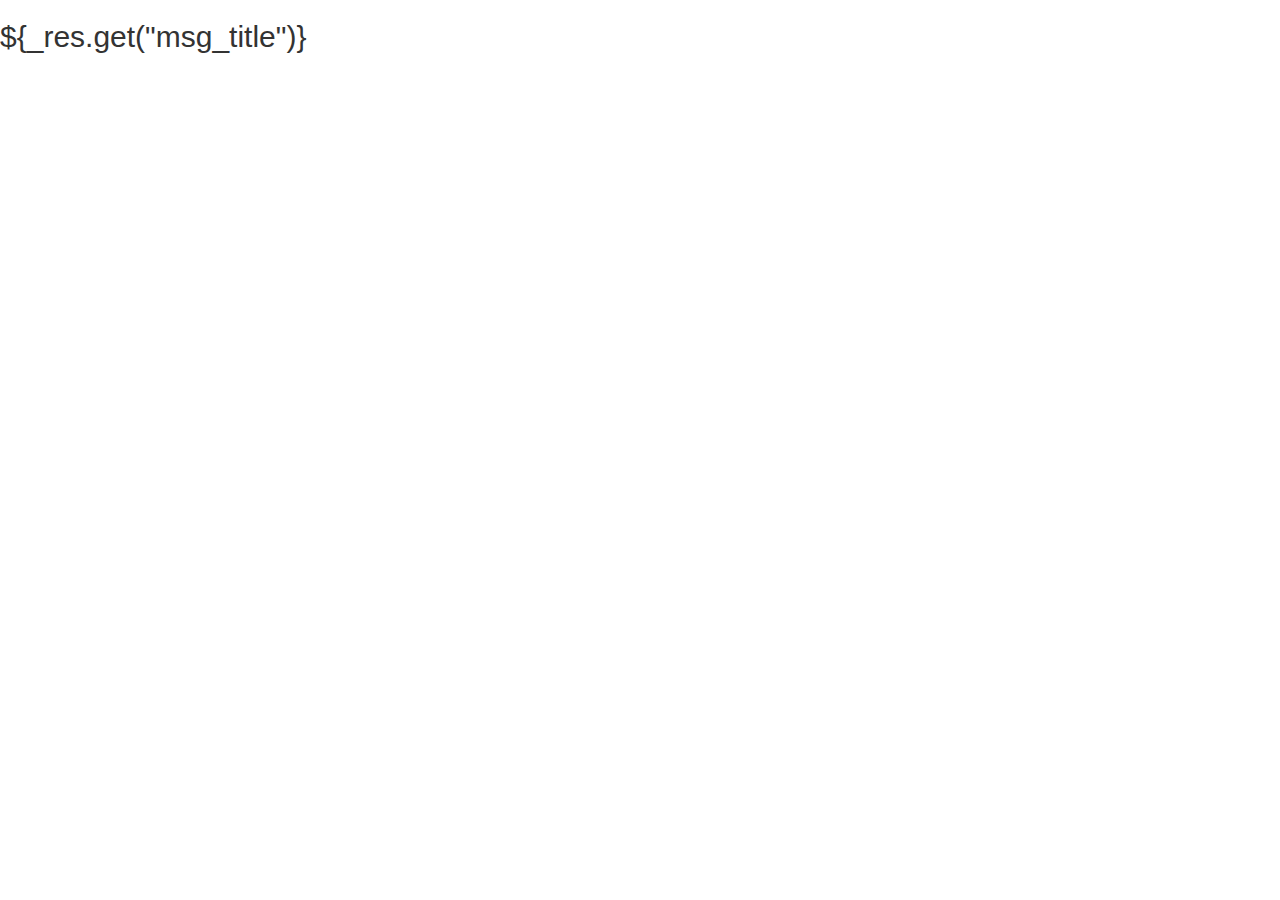
<file: src/main/webapp/index.html>
<html>
<head>
	<base href="${BASE_PATH?if_exists}/">
	<link href="resource/css/bootstrap.min14ed.css?v=3.3.6" rel="stylesheet">
	<script src="resource/js/jquery.min.js?v=2.1.4"></script>
</head>
<body>
<h2>${_res.get("msg_title")}</h2>
</body>
</html>
</file>
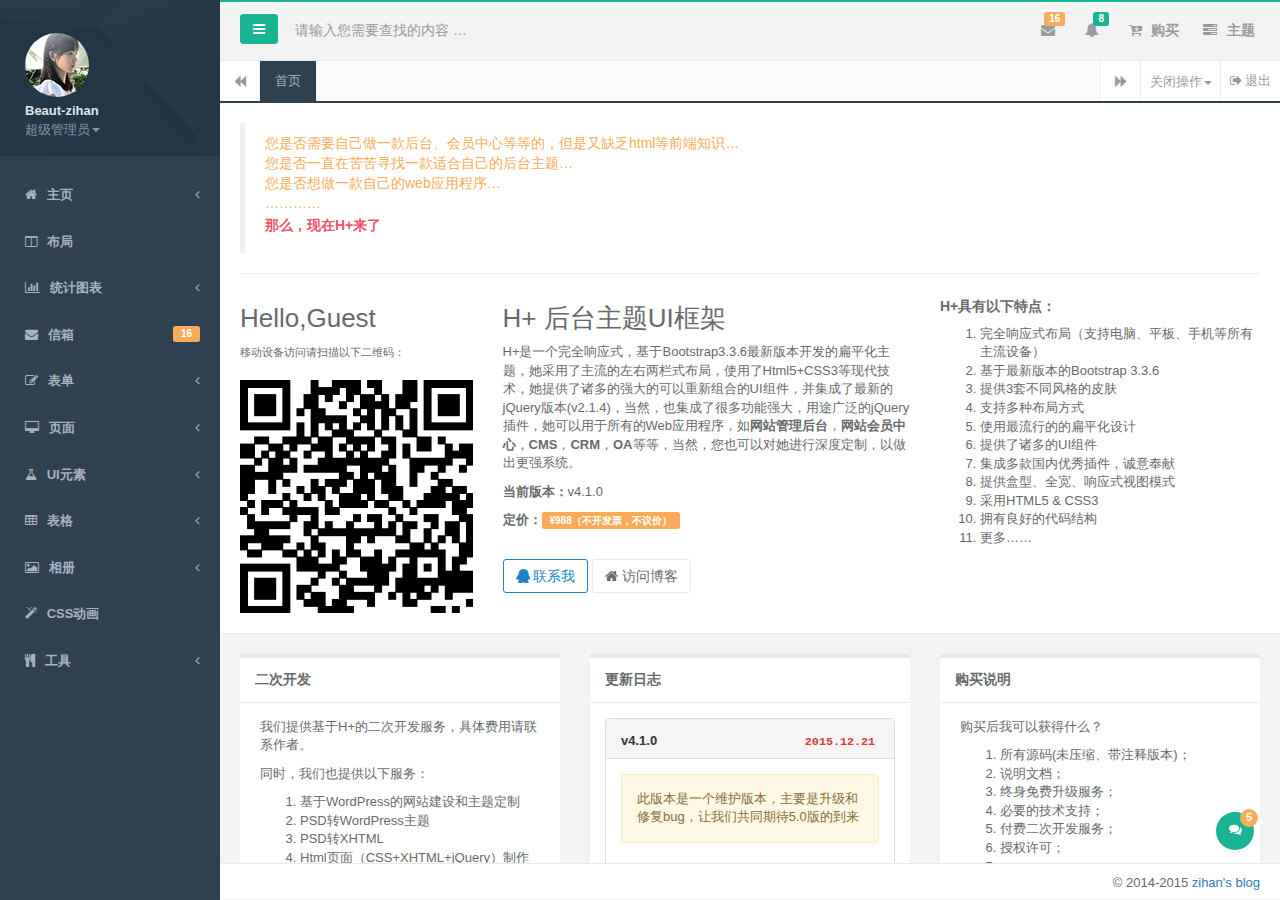
<file: src/main/webapp/view/template/index.html>
<!DOCTYPE html>
<html>


<!-- Mirrored from www.zi-han.net/theme/hplus/ by HTTrack Website Copier/3.x [XR&CO'2014], Wed, 20 Jan 2016 14:16:41 GMT -->
<head>
    <meta charset="utf-8">
    <meta name="viewport" content="width=device-width, initial-scale=1.0">
    <meta name="renderer" content="webkit">
    <meta http-equiv="Cache-Control" content="no-siteapp" />
    <title>H+ 后台主题UI框架 - 主页</title>

    <meta name="keywords" content="H+后台主题,后台bootstrap框架,会员中心主题,后台HTML,响应式后台">
    <meta name="description" content="H+是一个完全响应式，基于Bootstrap3最新版本开发的扁平化主题，她采用了主流的左右两栏式布局，使用了Html5+CSS3等现代技术">

    <!--[if lt IE 9]>
    <meta http-equiv="refresh" content="0;ie.html" />
    <![endif]-->

    <link rel="shortcut icon" href="favicon.ico">
    <link href="css/bootstrap.min14ed.css?v=3.3.6" rel="stylesheet">
    <link href="css/font-awesome.min93e3.css?v=4.4.0" rel="stylesheet">
    <link href="css/animate.min.css" rel="stylesheet">
    <link href="css/style.min862f.css?v=4.1.0" rel="stylesheet">
</head>

<body class="fixed-sidebar full-height-layout gray-bg" style="overflow:hidden">
    <div id="wrapper">
        <!--左侧导航开始-->
        <nav class="navbar-default navbar-static-side" role="navigation">
            <div class="nav-close"><i class="fa fa-times-circle"></i>
            </div>
            <div class="sidebar-collapse">
                <ul class="nav" id="side-menu">
                    <li class="nav-header">
                        <div class="dropdown profile-element">
                            <span><img alt="image" class="img-circle" src="img/profile_small.jpg" /></span>
                            <a data-toggle="dropdown" class="dropdown-toggle" href="#">
                                <span class="clear">
                               <span class="block m-t-xs"><strong class="font-bold">Beaut-zihan</strong></span>
                                <span class="text-muted text-xs block">超级管理员<b class="caret"></b></span>
                                </span>
                            </a>
                            <ul class="dropdown-menu animated fadeInRight m-t-xs">
                                <li><a class="J_menuItem" href="form_avatar.html">修改头像</a>
                                </li>
                                <li><a class="J_menuItem" href="profile.html">个人资料</a>
                                </li>
                                <li><a class="J_menuItem" href="contacts.html">联系我们</a>
                                </li>
                                <li><a class="J_menuItem" href="mailbox.html">信箱</a>
                                </li>
                                <li class="divider"></li>
                                <li><a href="login.html">安全退出</a>
                                </li>
                            </ul>
                        </div>
                        <div class="logo-element">H+
                        </div>
                    </li>
                    <li>
                        <a href="#">
                            <i class="fa fa-home"></i>
                            <span class="nav-label">主页</span>
                            <span class="fa arrow"></span>
                        </a>
                        <ul class="nav nav-second-level">
                            <li>
                                <a class="J_menuItem" href="index_v1.html" data-index="0">主页示例一</a>
                            </li>
                            <li>
                                <a class="J_menuItem" href="index_v2.html">主页示例二</a>
                            </li>
                            <li>
                                <a class="J_menuItem" href="index_v3.html">主页示例三</a>
                            </li>
                            <li>
                                <a class="J_menuItem" href="index_v4.html">主页示例四</a>
                            </li>
                            <li>
                                <a href="index_v5.html" target="_blank">主页示例五</a>
                            </li>
                        </ul>

                    </li>
                    <li>
                        <a class="J_menuItem" href="layouts.html"><i class="fa fa-columns"></i> <span class="nav-label">布局</span></a>
                    </li>
                    <li>
                        <a href="#">
                            <i class="fa fa fa-bar-chart-o"></i>
                            <span class="nav-label">统计图表</span>
                            <span class="fa arrow"></span>
                        </a>
                        <ul class="nav nav-second-level">
                            <li>
                                <a class="J_menuItem" href="graph_echarts.html">百度ECharts</a>
                            </li>
                            <li>
                                <a class="J_menuItem" href="graph_flot.html">Flot</a>
                            </li>
                            <li>
                                <a class="J_menuItem" href="graph_morris.html">Morris.js</a>
                            </li>
                            <li>
                                <a class="J_menuItem" href="graph_rickshaw.html">Rickshaw</a>
                            </li>
                            <li>
                                <a class="J_menuItem" href="graph_peity.html">Peity</a>
                            </li>
                            <li>
                                <a class="J_menuItem" href="graph_sparkline.html">Sparkline</a>
                            </li>
                            <li>
                                <a class="J_menuItem" href="graph_metrics.html">图表组合</a>
                            </li>
                        </ul>
                    </li>

                    <li>
                        <a href="mailbox.html"><i class="fa fa-envelope"></i> <span class="nav-label">信箱 </span><span class="label label-warning pull-right">16</span></a>
                        <ul class="nav nav-second-level">
                            <li><a class="J_menuItem" href="mailbox.html">收件箱</a>
                            </li>
                            <li><a class="J_menuItem" href="mail_detail.html">查看邮件</a>
                            </li>
                            <li><a class="J_menuItem" href="mail_compose.html">写信</a>
                            </li>
                        </ul>
                    </li>
                    <li>
                        <a href="#"><i class="fa fa-edit"></i> <span class="nav-label">表单</span><span class="fa arrow"></span></a>
                        <ul class="nav nav-second-level">
                            <li><a class="J_menuItem" href="form_basic.html">基本表单</a>
                            </li>
                            <li><a class="J_menuItem" href="form_validate.html">表单验证</a>
                            </li>
                            <li><a class="J_menuItem" href="form_advanced.html">高级插件</a>
                            </li>
                            <li><a class="J_menuItem" href="form_wizard.html">表单向导</a>
                            </li>
                            <li>
                                <a href="#">文件上传 <span class="fa arrow"></span></a>
                                <ul class="nav nav-third-level">
                                    <li><a class="J_menuItem" href="form_webuploader.html">百度WebUploader</a>
                                    </li>
                                    <li><a class="J_menuItem" href="form_file_upload.html">DropzoneJS</a>
                                    </li>
                                    <li><a class="J_menuItem" href="form_avatar.html">头像裁剪上传</a>
                                    </li>
                                </ul>
                            </li>
                            <li>
                                <a href="#">编辑器 <span class="fa arrow"></span></a>
                                <ul class="nav nav-third-level">
                                    <li><a class="J_menuItem" href="form_editors.html">富文本编辑器</a>
                                    </li>
                                    <li><a class="J_menuItem" href="form_simditor.html">simditor</a>
                                    </li>
                                    <li><a class="J_menuItem" href="form_markdown.html">MarkDown编辑器</a>
                                    </li>
                                    <li><a class="J_menuItem" href="code_editor.html">代码编辑器</a>
                                    </li>
                                </ul>
                            </li>
                            <li><a class="J_menuItem" href="suggest.html">搜索自动补全</a>
                            </li>
                            <li><a class="J_menuItem" href="layerdate.html">日期选择器layerDate</a>
                            </li>
                        </ul>
                    </li>
                    <li>
                        <a href="#"><i class="fa fa-desktop"></i> <span class="nav-label">页面</span><span class="fa arrow"></span></a>
                        <ul class="nav nav-second-level">
                            <li><a class="J_menuItem" href="contacts.html">联系人</a>
                            </li>
                            <li><a class="J_menuItem" href="profile.html">个人资料</a>
                            </li>
                            <li>
                                <a href="#">项目管理 <span class="fa arrow"></span></a>
                                <ul class="nav nav-third-level">
                                    <li><a class="J_menuItem" href="projects.html">项目</a>
                                    </li>
                                    <li><a class="J_menuItem" href="project_detail.html">项目详情</a>
                                    </li>
                                </ul>
                            </li>
                            <li><a class="J_menuItem" href="teams_board.html">团队管理</a>
                            </li>
                            <li><a class="J_menuItem" href="social_feed.html">信息流</a>
                            </li>
                            <li><a class="J_menuItem" href="clients.html">客户管理</a>
                            </li>
                            <li><a class="J_menuItem" href="file_manager.html">文件管理器</a>
                            </li>
                            <li><a class="J_menuItem" href="calendar.html">日历</a>
                            </li>
                            <li>
                                <a href="#">博客 <span class="fa arrow"></span></a>
                                <ul class="nav nav-third-level">
                                    <li><a class="J_menuItem" href="blog.html">文章列表</a>
                                    </li>
                                    <li><a class="J_menuItem" href="article.html">文章详情</a>
                                    </li>
                                </ul>
                            </li>
                            <li><a class="J_menuItem" href="faq.html">FAQ</a>
                            </li>
                            <li>
                                <a href="#">时间轴 <span class="fa arrow"></span></a>
                                <ul class="nav nav-third-level">
                                    <li><a class="J_menuItem" href="timeline.html">时间轴</a>
                                    </li>
                                    <li><a class="J_menuItem" href="timeline_v2.html">时间轴v2</a>
                                    </li>
                                </ul>
                            </li>
                            <li><a class="J_menuItem" href="pin_board.html">标签墙</a>
                            </li>
                            <li>
                                <a href="#">单据 <span class="fa arrow"></span></a>
                                <ul class="nav nav-third-level">
                                    <li><a class="J_menuItem" href="invoice.html">单据</a>
                                    </li>
                                    <li><a class="J_menuItem" href="invoice_print.html">单据打印</a>
                                    </li>
                                </ul>
                            </li>
                            <li><a class="J_menuItem" href="search_results.html">搜索结果</a>
                            </li>
                            <li><a class="J_menuItem" href="forum_main.html">论坛</a>
                            </li>
                            <li>
                                <a href="#">即时通讯 <span class="fa arrow"></span></a>
                                <ul class="nav nav-third-level">
                                    <li><a class="J_menuItem" href="chat_view.html">聊天窗口</a>
                                    </li>
                                    <li><a class="J_menuItem" href="webim.html">layIM</a>
                                    </li>
                                </ul>
                            </li>
                            <li>
                                <a href="#">登录注册相关 <span class="fa arrow"></span></a>
                                <ul class="nav nav-third-level">
                                    <li><a href="login.html" target="_blank">登录页面</a>
                                    </li>
                                    <li><a href="login_v2.html" target="_blank">登录页面v2</a>
                                    </li>
                                    <li><a href="register.html" target="_blank">注册页面</a>
                                    </li>
                                    <li><a href="lockscreen.html" target="_blank">登录超时</a>
                                    </li>
                                </ul>
                            </li>
                            <li><a class="J_menuItem" href="404.html">404页面</a>
                            </li>
                            <li><a class="J_menuItem" href="500.html">500页面</a>
                            </li>
                            <li><a class="J_menuItem" href="empty_page.html">空白页</a>
                            </li>
                        </ul>
                    </li>
                    <li>
                        <a href="#"><i class="fa fa-flask"></i> <span class="nav-label">UI元素</span><span class="fa arrow"></span></a>
                        <ul class="nav nav-second-level">
                            <li><a class="J_menuItem" href="typography.html">排版</a>
                            </li>
                            <li>
                                <a href="#">字体图标 <span class="fa arrow"></span></a>
                                <ul class="nav nav-third-level">
                                    <li>
                                        <a class="J_menuItem" href="fontawesome.html">Font Awesome</a>
                                    </li>
                                    <li>
                                        <a class="J_menuItem" href="glyphicons.html">Glyphicon</a>
                                    </li>
                                    <li>
                                        <a class="J_menuItem" href="iconfont.html">阿里巴巴矢量图标库</a>
                                    </li>
                                </ul>
                            </li>
                            <li>
                                <a href="#">拖动排序 <span class="fa arrow"></span></a>
                                <ul class="nav nav-third-level">
                                    <li><a class="J_menuItem" href="draggable_panels.html">拖动面板</a>
                                    </li>
                                    <li><a class="J_menuItem" href="agile_board.html">任务清单</a>
                                    </li>
                                </ul>
                            </li>
                            <li><a class="J_menuItem" href="buttons.html">按钮</a>
                            </li>
                            <li><a class="J_menuItem" href="tabs_panels.html">选项卡 &amp; 面板</a>
                            </li>
                            <li><a class="J_menuItem" href="notifications.html">通知 &amp; 提示</a>
                            </li>
                            <li><a class="J_menuItem" href="badges_labels.html">徽章，标签，进度条</a>
                            </li>
                            <li>
                                <a class="J_menuItem" href="grid_options.html">栅格</a>
                            </li>
                            <li><a class="J_menuItem" href="plyr.html">视频、音频</a>
                            </li>
                            <li>
                                <a href="#">弹框插件 <span class="fa arrow"></span></a>
                                <ul class="nav nav-third-level">
                                    <li><a class="J_menuItem" href="layer.html">Web弹层组件layer</a>
                                    </li>
                                    <li><a class="J_menuItem" href="modal_window.html">模态窗口</a>
                                    </li>
                                    <li><a class="J_menuItem" href="sweetalert.html">SweetAlert</a>
                                    </li>
                                </ul>
                            </li>
                            <li>
                                <a href="#">树形视图 <span class="fa arrow"></span></a>
                                <ul class="nav nav-third-level">
                                    <li><a class="J_menuItem" href="jstree.html">jsTree</a>
                                    </li>
                                    <li><a class="J_menuItem" href="tree_view.html">Bootstrap Tree View</a>
                                    </li>
                                    <li><a class="J_menuItem" href="nestable_list.html">nestable</a>
                                    </li>
                                </ul>
                            </li>
                            <li><a class="J_menuItem" href="toastr_notifications.html">Toastr通知</a>
                            </li>
                            <li><a class="J_menuItem" href="diff.html">文本对比</a>
                            </li>
                            <li><a class="J_menuItem" href="spinners.html">加载动画</a>
                            </li>
                            <li><a class="J_menuItem" href="widgets.html">小部件</a>
                            </li>
                        </ul>
                    </li>
                    <li>
                        <a href="#"><i class="fa fa-table"></i> <span class="nav-label">表格</span><span class="fa arrow"></span></a>
                        <ul class="nav nav-second-level">
                            <li><a class="J_menuItem" href="table_basic.html">基本表格</a>
                            </li>
                            <li><a class="J_menuItem" href="table_data_tables.html">DataTables</a>
                            </li>
                            <li><a class="J_menuItem" href="table_jqgrid.html">jqGrid</a>
                            </li>
                            <li><a class="J_menuItem" href="table_foo_table.html">Foo Tables</a>
                            </li>
                            <li><a class="J_menuItem" href="table_bootstrap.html">Bootstrap Table
                                <span class="label label-danger pull-right">推荐</span></a>
                            </li>
                        </ul>
                    </li>
                    <li>
                        <a href="#"><i class="fa fa-picture-o"></i> <span class="nav-label">相册</span><span class="fa arrow"></span></a>
                        <ul class="nav nav-second-level">
                            <li><a class="J_menuItem" href="basic_gallery.html">基本图库</a>
                            </li>
                            <li><a class="J_menuItem" href="carousel.html">图片切换</a>
                            </li>
                            <li><a class="J_menuItem" href="blueimp.html">Blueimp相册</a>
                            </li>
                        </ul>
                    </li>
                    <li>
                        <a class="J_menuItem" href="css_animation.html"><i class="fa fa-magic"></i> <span class="nav-label">CSS动画</span></a>
                    </li>
                    <li>
                        <a href="#"><i class="fa fa-cutlery"></i> <span class="nav-label">工具 </span><span class="fa arrow"></span></a>
                        <ul class="nav nav-second-level">
                            <li><a class="J_menuItem" href="form_builder.html">表单构建器</a>
                            </li>
                        </ul>
                    </li>

                </ul>
            </div>
        </nav>
        <!--左侧导航结束-->
        <!--右侧部分开始-->
        <div id="page-wrapper" class="gray-bg dashbard-1">
            <div class="row border-bottom">
                <nav class="navbar navbar-static-top" role="navigation" style="margin-bottom: 0">
                    <div class="navbar-header"><a class="navbar-minimalize minimalize-styl-2 btn btn-primary " href="#"><i class="fa fa-bars"></i> </a>
                        <form role="search" class="navbar-form-custom" method="post" action="http://www.zi-han.net/theme/hplus/search_results.html">
                            <div class="form-group">
                                <input type="text" placeholder="请输入您需要查找的内容 …" class="form-control" name="top-search" id="top-search">
                            </div>
                        </form>
                    </div>
                    <ul class="nav navbar-top-links navbar-right">
                        <li class="dropdown">
                            <a class="dropdown-toggle count-info" data-toggle="dropdown" href="#">
                                <i class="fa fa-envelope"></i> <span class="label label-warning">16</span>
                            </a>
                            <ul class="dropdown-menu dropdown-messages">
                                <li class="m-t-xs">
                                    <div class="dropdown-messages-box">
                                        <a href="profile.html" class="pull-left">
                                            <img alt="image" class="img-circle" src="img/a7.jpg">
                                        </a>
                                        <div class="media-body">
                                            <small class="pull-right">46小时前</small>
                                            <strong>小四</strong> 这个在日本投降书上签字的军官，建国后一定是个不小的干部吧？
                                            <br>
                                            <small class="text-muted">3天前 2014.11.8</small>
                                        </div>
                                    </div>
                                </li>
                                <li class="divider"></li>
                                <li>
                                    <div class="dropdown-messages-box">
                                        <a href="profile.html" class="pull-left">
                                            <img alt="image" class="img-circle" src="img/a4.jpg">
                                        </a>
                                        <div class="media-body ">
                                            <small class="pull-right text-navy">25小时前</small>
                                            <strong>国民岳父</strong> 如何看待“男子不满自己爱犬被称为狗，刺伤路人”？——这人比犬还凶
                                            <br>
                                            <small class="text-muted">昨天</small>
                                        </div>
                                    </div>
                                </li>
                                <li class="divider"></li>
                                <li>
                                    <div class="text-center link-block">
                                        <a class="J_menuItem" href="mailbox.html">
                                            <i class="fa fa-envelope"></i> <strong> 查看所有消息</strong>
                                        </a>
                                    </div>
                                </li>
                            </ul>
                        </li>
                        <li class="dropdown">
                            <a class="dropdown-toggle count-info" data-toggle="dropdown" href="#">
                                <i class="fa fa-bell"></i> <span class="label label-primary">8</span>
                            </a>
                            <ul class="dropdown-menu dropdown-alerts">
                                <li>
                                    <a href="mailbox.html">
                                        <div>
                                            <i class="fa fa-envelope fa-fw"></i> 您有16条未读消息
                                            <span class="pull-right text-muted small">4分钟前</span>
                                        </div>
                                    </a>
                                </li>
                                <li class="divider"></li>
                                <li>
                                    <a href="profile.html">
                                        <div>
                                            <i class="fa fa-qq fa-fw"></i> 3条新回复
                                            <span class="pull-right text-muted small">12分钟钱</span>
                                        </div>
                                    </a>
                                </li>
                                <li class="divider"></li>
                                <li>
                                    <div class="text-center link-block">
                                        <a class="J_menuItem" href="notifications.html">
                                            <strong>查看所有 </strong>
                                            <i class="fa fa-angle-right"></i>
                                        </a>
                                    </div>
                                </li>
                            </ul>
                        </li>
                        <li class="hidden-xs">
                            <a href="index_v1.html" class="J_menuItem" data-index="0"><i class="fa fa-cart-arrow-down"></i> 购买</a>
                        </li>
                        <li class="dropdown hidden-xs">
                            <a class="right-sidebar-toggle" aria-expanded="false">
                                <i class="fa fa-tasks"></i> 主题
                            </a>
                        </li>
                    </ul>
                </nav>
            </div>
            <div class="row content-tabs">
                <button class="roll-nav roll-left J_tabLeft"><i class="fa fa-backward"></i>
                </button>
                <nav class="page-tabs J_menuTabs">
                    <div class="page-tabs-content">
                        <a href="javascript:;" class="active J_menuTab" data-id="index_v1.html">首页</a>
                    </div>
                </nav>
                <button class="roll-nav roll-right J_tabRight"><i class="fa fa-forward"></i>
                </button>
                <div class="btn-group roll-nav roll-right">
                    <button class="dropdown J_tabClose" data-toggle="dropdown">关闭操作<span class="caret"></span>

                    </button>
                    <ul role="menu" class="dropdown-menu dropdown-menu-right">
                        <li class="J_tabShowActive"><a>定位当前选项卡</a>
                        </li>
                        <li class="divider"></li>
                        <li class="J_tabCloseAll"><a>关闭全部选项卡</a>
                        </li>
                        <li class="J_tabCloseOther"><a>关闭其他选项卡</a>
                        </li>
                    </ul>
                </div>
                <a href="login.html" class="roll-nav roll-right J_tabExit"><i class="fa fa fa-sign-out"></i> 退出</a>
            </div>
            <div class="row J_mainContent" id="content-main">
                <iframe class="J_iframe" name="iframe0" width="100%" height="100%" src="index_v148b2.html?v=4.0" frameborder="0" data-id="index_v1.html" seamless></iframe>
            </div>
            <div class="footer">
                <div class="pull-right">&copy; 2014-2015 <a href="http://www.zi-han.net/" target="_blank">zihan's blog</a>
                </div>
            </div>
        </div>
        <!--右侧部分结束-->
        <!--右侧边栏开始-->
        <div id="right-sidebar">
            <div class="sidebar-container">

                <ul class="nav nav-tabs navs-3">

                    <li class="active">
                        <a data-toggle="tab" href="#tab-1">
                            <i class="fa fa-gear"></i> 主题
                        </a>
                    </li>
                    <li class=""><a data-toggle="tab" href="#tab-2">
                        通知
                    </a>
                    </li>
                    <li><a data-toggle="tab" href="#tab-3">
                        项目进度
                    </a>
                    </li>
                </ul>

                <div class="tab-content">
                    <div id="tab-1" class="tab-pane active">
                        <div class="sidebar-title">
                            <h3> <i class="fa fa-comments-o"></i> 主题设置</h3>
                            <small><i class="fa fa-tim"></i> 你可以从这里选择和预览主题的布局和样式，这些设置会被保存在本地，下次打开的时候会直接应用这些设置。</small>
                        </div>
                        <div class="skin-setttings">
                            <div class="title">主题设置</div>
                            <div class="setings-item">
                                <span>收起左侧菜单</span>
                                <div class="switch">
                                    <div class="onoffswitch">
                                        <input type="checkbox" name="collapsemenu" class="onoffswitch-checkbox" id="collapsemenu">
                                        <label class="onoffswitch-label" for="collapsemenu">
                                            <span class="onoffswitch-inner"></span>
                                            <span class="onoffswitch-switch"></span>
                                        </label>
                                    </div>
                                </div>
                            </div>
                            <div class="setings-item">
                                <span>固定顶部</span>

                                <div class="switch">
                                    <div class="onoffswitch">
                                        <input type="checkbox" name="fixednavbar" class="onoffswitch-checkbox" id="fixednavbar">
                                        <label class="onoffswitch-label" for="fixednavbar">
                                            <span class="onoffswitch-inner"></span>
                                            <span class="onoffswitch-switch"></span>
                                        </label>
                                    </div>
                                </div>
                            </div>
                            <div class="setings-item">
                                <span>
                        固定宽度
                    </span>

                                <div class="switch">
                                    <div class="onoffswitch">
                                        <input type="checkbox" name="boxedlayout" class="onoffswitch-checkbox" id="boxedlayout">
                                        <label class="onoffswitch-label" for="boxedlayout">
                                            <span class="onoffswitch-inner"></span>
                                            <span class="onoffswitch-switch"></span>
                                        </label>
                                    </div>
                                </div>
                            </div>
                            <div class="title">皮肤选择</div>
                            <div class="setings-item default-skin nb">
                                <span class="skin-name ">
                         <a href="#" class="s-skin-0">
                             默认皮肤
                         </a>
                    </span>
                            </div>
                            <div class="setings-item blue-skin nb">
                                <span class="skin-name ">
                        <a href="#" class="s-skin-1">
                            蓝色主题
                        </a>
                    </span>
                            </div>
                            <div class="setings-item yellow-skin nb">
                                <span class="skin-name ">
                        <a href="#" class="s-skin-3">
                            黄色/紫色主题
                        </a>
                    </span>
                            </div>
                        </div>
                    </div>
                    <div id="tab-2" class="tab-pane">

                        <div class="sidebar-title">
                            <h3> <i class="fa fa-comments-o"></i> 最新通知</h3>
                            <small><i class="fa fa-tim"></i> 您当前有10条未读信息</small>
                        </div>

                        <div>

                            <div class="sidebar-message">
                                <a href="#">
                                    <div class="pull-left text-center">
                                        <img alt="image" class="img-circle message-avatar" src="img/a1.jpg">

                                        <div class="m-t-xs">
                                            <i class="fa fa-star text-warning"></i>
                                            <i class="fa fa-star text-warning"></i>
                                        </div>
                                    </div>
                                    <div class="media-body">

                                        据天津日报报道：瑞海公司董事长于学伟，副董事长董社轩等10人在13日上午已被控制。
                                        <br>
                                        <small class="text-muted">今天 4:21</small>
                                    </div>
                                </a>
                            </div>
                            <div class="sidebar-message">
                                <a href="#">
                                    <div class="pull-left text-center">
                                        <img alt="image" class="img-circle message-avatar" src="img/a2.jpg">
                                    </div>
                                    <div class="media-body">
                                        HCY48之音乐大魔王会员专属皮肤已上线，快来一键换装拥有他，宣告你对华晨宇的爱吧！
                                        <br>
                                        <small class="text-muted">昨天 2:45</small>
                                    </div>
                                </a>
                            </div>
                            <div class="sidebar-message">
                                <a href="#">
                                    <div class="pull-left text-center">
                                        <img alt="image" class="img-circle message-avatar" src="img/a3.jpg">

                                        <div class="m-t-xs">
                                            <i class="fa fa-star text-warning"></i>
                                            <i class="fa fa-star text-warning"></i>
                                            <i class="fa fa-star text-warning"></i>
                                        </div>
                                    </div>
                                    <div class="media-body">
                                        写的好！与您分享
                                        <br>
                                        <small class="text-muted">昨天 1:10</small>
                                    </div>
                                </a>
                            </div>
                            <div class="sidebar-message">
                                <a href="#">
                                    <div class="pull-left text-center">
                                        <img alt="image" class="img-circle message-avatar" src="img/a4.jpg">
                                    </div>

                                    <div class="media-body">
                                        国外极限小子的炼成！这还是亲生的吗！！
                                        <br>
                                        <small class="text-muted">昨天 8:37</small>
                                    </div>
                                </a>
                            </div>
                            <div class="sidebar-message">
                                <a href="#">
                                    <div class="pull-left text-center">
                                        <img alt="image" class="img-circle message-avatar" src="img/a8.jpg">
                                    </div>
                                    <div class="media-body">

                                        一只流浪狗被收留后，为了减轻主人的负担，坚持自己觅食，甚至......有些东西，可能她比我们更懂。
                                        <br>
                                        <small class="text-muted">今天 4:21</small>
                                    </div>
                                </a>
                            </div>
                            <div class="sidebar-message">
                                <a href="#">
                                    <div class="pull-left text-center">
                                        <img alt="image" class="img-circle message-avatar" src="img/a7.jpg">
                                    </div>
                                    <div class="media-body">
                                        这哥们的新视频又来了，创意杠杠滴，帅炸了！
                                        <br>
                                        <small class="text-muted">昨天 2:45</small>
                                    </div>
                                </a>
                            </div>
                            <div class="sidebar-message">
                                <a href="#">
                                    <div class="pull-left text-center">
                                        <img alt="image" class="img-circle message-avatar" src="img/a3.jpg">

                                        <div class="m-t-xs">
                                            <i class="fa fa-star text-warning"></i>
                                            <i class="fa fa-star text-warning"></i>
                                            <i class="fa fa-star text-warning"></i>
                                        </div>
                                    </div>
                                    <div class="media-body">
                                        最近在补追此剧，特别喜欢这段表白。
                                        <br>
                                        <small class="text-muted">昨天 1:10</small>
                                    </div>
                                </a>
                            </div>
                            <div class="sidebar-message">
                                <a href="#">
                                    <div class="pull-left text-center">
                                        <img alt="image" class="img-circle message-avatar" src="img/a4.jpg">
                                    </div>
                                    <div class="media-body">
                                        我发起了一个投票 【你认为下午大盘会翻红吗？】
                                        <br>
                                        <small class="text-muted">星期一 8:37</small>
                                    </div>
                                </a>
                            </div>
                        </div>

                    </div>
                    <div id="tab-3" class="tab-pane">

                        <div class="sidebar-title">
                            <h3> <i class="fa fa-cube"></i> 最新任务</h3>
                            <small><i class="fa fa-tim"></i> 您当前有14个任务，10个已完成</small>
                        </div>

                        <ul class="sidebar-list">
                            <li>
                                <a href="#">
                                    <div class="small pull-right m-t-xs">9小时以后</div>
                                    <h4>市场调研</h4> 按要求接收教材；

                                    <div class="small">已完成： 22%</div>
                                    <div class="progress progress-mini">
                                        <div style="width: 22%;" class="progress-bar progress-bar-warning"></div>
                                    </div>
                                    <div class="small text-muted m-t-xs">项目截止： 4:00 - 2015.10.01</div>
                                </a>
                            </li>
                            <li>
                                <a href="#">
                                    <div class="small pull-right m-t-xs">9小时以后</div>
                                    <h4>可行性报告研究报上级批准 </h4> 编写目的编写本项目进度报告的目的在于更好的控制软件开发的时间,对团队成员的 开发进度作出一个合理的比对

                                    <div class="small">已完成： 48%</div>
                                    <div class="progress progress-mini">
                                        <div style="width: 48%;" class="progress-bar"></div>
                                    </div>
                                </a>
                            </li>
                            <li>
                                <a href="#">
                                    <div class="small pull-right m-t-xs">9小时以后</div>
                                    <h4>立项阶段</h4> 东风商用车公司 采购综合综合查询分析系统项目进度阶段性报告武汉斯迪克科技有限公司

                                    <div class="small">已完成： 14%</div>
                                    <div class="progress progress-mini">
                                        <div style="width: 14%;" class="progress-bar progress-bar-info"></div>
                                    </div>
                                </a>
                            </li>
                            <li>
                                <a href="#">
                                    <span class="label label-primary pull-right">NEW</span>
                                    <h4>设计阶段</h4>
                                    <!--<div class="small pull-right m-t-xs">9小时以后</div>-->
                                    项目进度报告(Project Progress Report)
                                    <div class="small">已完成： 22%</div>
                                    <div class="small text-muted m-t-xs">项目截止： 4:00 - 2015.10.01</div>
                                </a>
                            </li>
                            <li>
                                <a href="#">
                                    <div class="small pull-right m-t-xs">9小时以后</div>
                                    <h4>拆迁阶段</h4> 科研项目研究进展报告 项目编号: 项目名称: 项目负责人:

                                    <div class="small">已完成： 22%</div>
                                    <div class="progress progress-mini">
                                        <div style="width: 22%;" class="progress-bar progress-bar-warning"></div>
                                    </div>
                                    <div class="small text-muted m-t-xs">项目截止： 4:00 - 2015.10.01</div>
                                </a>
                            </li>
                            <li>
                                <a href="#">
                                    <div class="small pull-right m-t-xs">9小时以后</div>
                                    <h4>建设阶段 </h4> 编写目的编写本项目进度报告的目的在于更好的控制软件开发的时间,对团队成员的 开发进度作出一个合理的比对

                                    <div class="small">已完成： 48%</div>
                                    <div class="progress progress-mini">
                                        <div style="width: 48%;" class="progress-bar"></div>
                                    </div>
                                </a>
                            </li>
                            <li>
                                <a href="#">
                                    <div class="small pull-right m-t-xs">9小时以后</div>
                                    <h4>获证开盘</h4> 编写目的编写本项目进度报告的目的在于更好的控制软件开发的时间,对团队成员的 开发进度作出一个合理的比对

                                    <div class="small">已完成： 14%</div>
                                    <div class="progress progress-mini">
                                        <div style="width: 14%;" class="progress-bar progress-bar-info"></div>
                                    </div>
                                </a>
                            </li>

                        </ul>

                    </div>
                </div>

            </div>
        </div>
        <!--右侧边栏结束-->
        <!--mini聊天窗口开始-->
        <div class="small-chat-box fadeInRight animated">

            <div class="heading" draggable="true">
                <small class="chat-date pull-right">
                    2015.9.1
                </small> 与 Beau-zihan 聊天中
            </div>

            <div class="content">

                <div class="left">
                    <div class="author-name">
                        Beau-zihan <small class="chat-date">
                        10:02
                    </small>
                    </div>
                    <div class="chat-message active">
                        你好
                    </div>

                </div>
                <div class="right">
                    <div class="author-name">
                        游客
                        <small class="chat-date">
                            11:24
                        </small>
                    </div>
                    <div class="chat-message">
                        你好，请问H+有帮助文档吗？
                    </div>
                </div>
                <div class="left">
                    <div class="author-name">
                        Beau-zihan
                        <small class="chat-date">
                            08:45
                        </small>
                    </div>
                    <div class="chat-message active">
                        有，购买的H+源码包中有帮助文档，位于docs文件夹下
                    </div>
                </div>
                <div class="right">
                    <div class="author-name">
                        游客
                        <small class="chat-date">
                            11:24
                        </small>
                    </div>
                    <div class="chat-message">
                        那除了帮助文档还提供什么样的服务？
                    </div>
                </div>
                <div class="left">
                    <div class="author-name">
                        Beau-zihan
                        <small class="chat-date">
                            08:45
                        </small>
                    </div>
                    <div class="chat-message active">
                        1.所有源码(未压缩、带注释版本)；
                        <br> 2.说明文档；
                        <br> 3.终身免费升级服务；
                        <br> 4.必要的技术支持；
                        <br> 5.付费二次开发服务；
                        <br> 6.授权许可；
                        <br> ……
                        <br>
                    </div>
                </div>


            </div>
            <div class="form-chat">
                <div class="input-group input-group-sm">
                    <input type="text" class="form-control"> <span class="input-group-btn"> <button
                        class="btn btn-primary" type="button">发送
                </button> </span>
                </div>
            </div>

        </div>
        <div id="small-chat">
            <span class="badge badge-warning pull-right">5</span>
            <a class="open-small-chat">
                <i class="fa fa-comments"></i>

            </a>
        </div>
    </div>
    <script src="js/jquery.min.js?v=2.1.4"></script>
    <script src="js/bootstrap.min.js?v=3.3.6"></script>
    <script src="js/plugins/metisMenu/jquery.metisMenu.js"></script>
    <script src="js/plugins/slimscroll/jquery.slimscroll.min.js"></script>
    <script src="js/plugins/layer/layer.min.js"></script>
    <script src="js/hplus.min.js?v=4.1.0"></script>
    <script type="text/javascript" src="js/contabs.min.js"></script>
    <script src="js/plugins/pace/pace.min.js"></script>
</body>


<!-- Mirrored from www.zi-han.net/theme/hplus/ by HTTrack Website Copier/3.x [XR&CO'2014], Wed, 20 Jan 2016 14:17:11 GMT -->
</html>
</file>
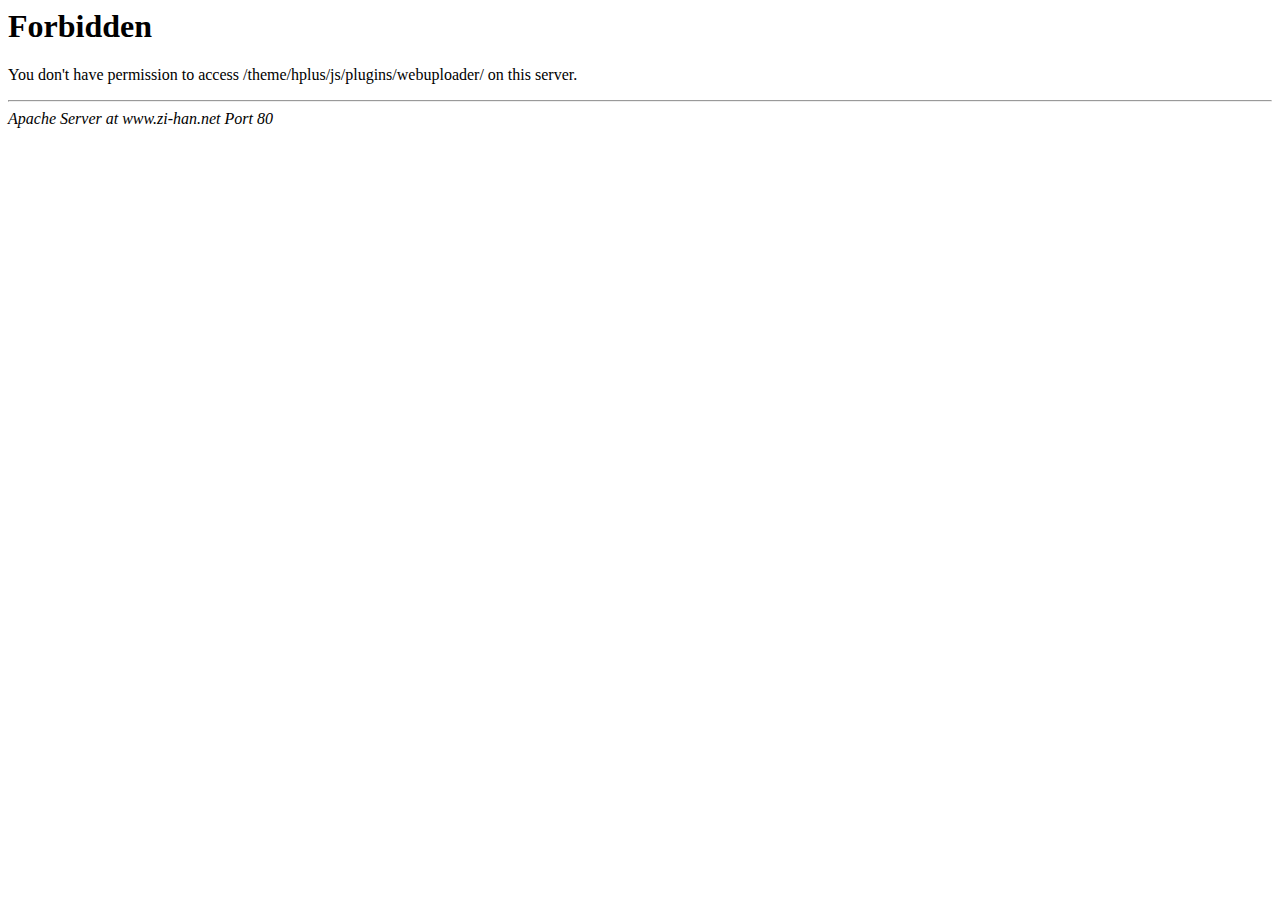
<file: src/main/webapp/resource/js/plugins/webuploader/index.html>
<!DOCTYPE HTML PUBLIC "-//IETF//DTD HTML 2.0//EN">
<html><head>
<title>403 Forbidden</title>
</head><body>
<h1>Forbidden</h1>
<p>You don't have permission to access /theme/hplus/js/plugins/webuploader/
on this server.</p>
<hr>
<address>Apache Server at www.zi-han.net Port 80</address>
</body></html>
</file>
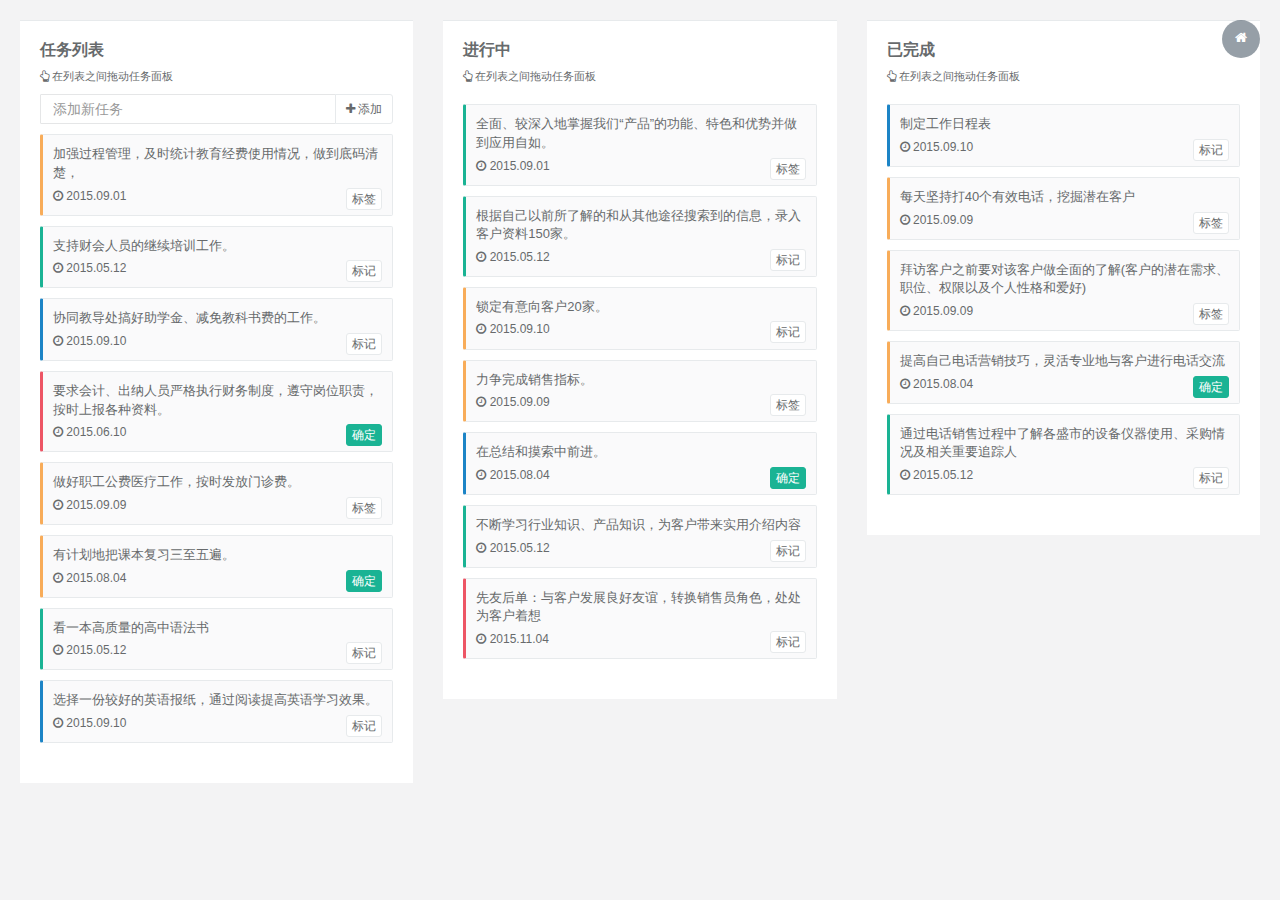
<file: src/main/webapp/view/template/agile_board.html>
<!DOCTYPE html>
<html>


<!-- Mirrored from www.zi-han.net/theme/hplus/agile_board.html by HTTrack Website Copier/3.x [XR&CO'2014], Wed, 20 Jan 2016 14:19:53 GMT -->
<head>

    <meta charset="utf-8">
    <meta name="viewport" content="width=device-width, initial-scale=1.0">


    <title>H+ 后台主题UI框架 - 任务清单</title>
    <meta name="keywords" content="H+后台主题,后台bootstrap框架,会员中心主题,后台HTML,响应式后台">
    <meta name="description" content="H+是一个完全响应式，基于Bootstrap3最新版本开发的扁平化主题，她采用了主流的左右两栏式布局，使用了Html5+CSS3等现代技术">

    <link rel="shortcut icon" href="favicon.ico"> <link href="css/bootstrap.min14ed.css?v=3.3.6" rel="stylesheet">
    <link href="css/font-awesome.min93e3.css?v=4.4.0" rel="stylesheet">

    <link href="css/animate.min.css" rel="stylesheet">
    <link href="css/style.min862f.css?v=4.1.0" rel="stylesheet">

</head>

<body class="gray-bg">
    <div class="wrapper wrapper-content  animated fadeInRight">
        <div class="row">
            <div class="col-sm-4">
                <div class="ibox">
                    <div class="ibox-content">
                        <h3>任务列表</h3>
                        <p class="small"><i class="fa fa-hand-o-up"></i> 在列表之间拖动任务面板</p>

                        <div class="input-group">
                            <input type="text" placeholder="添加新任务" class="input input-sm form-control">
                            <span class="input-group-btn">
                                        <button type="button" class="btn btn-sm btn-white"> <i class="fa fa-plus"></i> 添加</button>
                                </span>
                        </div>

                        <ul class="sortable-list connectList agile-list">
                            <li class="warning-element">
                                加强过程管理，及时统计教育经费使用情况，做到底码清楚，
                                <div class="agile-detail">
                                    <a href="#" class="pull-right btn btn-xs btn-white">标签</a>
                                    <i class="fa fa-clock-o"></i> 2015.09.01
                                </div>
                            </li>
                            <li class="success-element">
                                支持财会人员的继续培训工作。
                                <div class="agile-detail">
                                    <a href="#" class="pull-right btn btn-xs btn-white">标记</a>
                                    <i class="fa fa-clock-o"></i> 2015.05.12
                                </div>
                            </li>
                            <li class="info-element">
                                协同教导处搞好助学金、减免教科书费的工作。
                                <div class="agile-detail">
                                    <a href="#" class="pull-right btn btn-xs btn-white">标记</a>
                                    <i class="fa fa-clock-o"></i> 2015.09.10
                                </div>
                            </li>
                            <li class="danger-element">
                                要求会计、出纳人员严格执行财务制度，遵守岗位职责，按时上报各种资料。
                                <div class="agile-detail">
                                    <a href="#" class="pull-right btn btn-xs btn-primary">确定</a>
                                    <i class="fa fa-clock-o"></i> 2015.06.10
                                </div>
                            </li>
                            <li class="warning-element">
                                做好职工公费医疗工作，按时发放门诊费。
                                <div class="agile-detail">
                                    <a href="#" class="pull-right btn btn-xs btn-white">标签</a>
                                    <i class="fa fa-clock-o"></i> 2015.09.09
                                </div>
                            </li>
                            <li class="warning-element">
                                有计划地把课本复习三至五遍。
                                <div class="agile-detail">
                                    <a href="#" class="pull-right btn btn-xs btn-primary">确定</a>
                                    <i class="fa fa-clock-o"></i> 2015.08.04
                                </div>
                            </li>
                            <li class="success-element">
                                看一本高质量的高中语法书
                                <div class="agile-detail">
                                    <a href="#" class="pull-right btn btn-xs btn-white">标记</a>
                                    <i class="fa fa-clock-o"></i> 2015.05.12
                                </div>
                            </li>
                            <li class="info-element">
                                选择一份较好的英语报纸，通过阅读提高英语学习效果。
                                <div class="agile-detail">
                                    <a href="#" class="pull-right btn btn-xs btn-white">标记</a>
                                    <i class="fa fa-clock-o"></i> 2015.09.10
                                </div>
                            </li>
                        </ul>
                    </div>
                </div>
            </div>
            <div class="col-sm-4">
                <div class="ibox">
                    <div class="ibox-content">
                        <h3>进行中</h3>
                        <p class="small"><i class="fa fa-hand-o-up"></i> 在列表之间拖动任务面板</p>
                        <ul class="sortable-list connectList agile-list">
                            <li class="success-element">
                                全面、较深入地掌握我们“产品”的功能、特色和优势并做到应用自如。
                                <div class="agile-detail">
                                    <a href="#" class="pull-right btn btn-xs btn-white">标签</a>
                                    <i class="fa fa-clock-o"></i> 2015.09.01
                                </div>
                            </li>
                            <li class="success-element">
                                根据自己以前所了解的和从其他途径搜索到的信息，录入客户资料150家。
                                <div class="agile-detail">
                                    <a href="#" class="pull-right btn btn-xs btn-white">标记</a>
                                    <i class="fa fa-clock-o"></i> 2015.05.12
                                </div>
                            </li>
                            <li class="warning-element">
                                锁定有意向客户20家。
                                <div class="agile-detail">
                                    <a href="#" class="pull-right btn btn-xs btn-white">标记</a>
                                    <i class="fa fa-clock-o"></i> 2015.09.10
                                </div>
                            </li>
                            <li class="warning-element">
                                力争完成销售指标。
                                <div class="agile-detail">
                                    <a href="#" class="pull-right btn btn-xs btn-white">标签</a>
                                    <i class="fa fa-clock-o"></i> 2015.09.09
                                </div>
                            </li>
                            <li class="info-element">
                                在总结和摸索中前进。
                                <div class="agile-detail">
                                    <a href="#" class="pull-right btn btn-xs btn-primary">确定</a>
                                    <i class="fa fa-clock-o"></i> 2015.08.04
                                </div>
                            </li>
                            <li class="success-element">
                                不断学习行业知识、产品知识，为客户带来实用介绍内容
                                <div class="agile-detail">
                                    <a href="#" class="pull-right btn btn-xs btn-white">标记</a>
                                    <i class="fa fa-clock-o"></i> 2015.05.12
                                </div>
                            </li>
                            <li class="danger-element">
                                先友后单：与客户发展良好友谊，转换销售员角色，处处为客户着想
                                <div class="agile-detail">
                                    <a href="#" class="pull-right btn btn-xs btn-white">标记</a>
                                    <i class="fa fa-clock-o"></i> 2015.11.04
                                </div>
                            </li>
                        </ul>
                    </div>
                </div>
            </div>
            <div class="col-sm-4">
                <div class="ibox">
                    <div class="ibox-content">
                        <h3>已完成</h3>
                        <p class="small"><i class="fa fa-hand-o-up"></i> 在列表之间拖动任务面板</p>
                        <ul class="sortable-list connectList agile-list">
                            <li class="info-element">
                                制定工作日程表
                                <div class="agile-detail">
                                    <a href="#" class="pull-right btn btn-xs btn-white">标记</a>
                                    <i class="fa fa-clock-o"></i> 2015.09.10
                                </div>
                            </li>
                            <li class="warning-element">
                                每天坚持打40个有效电话，挖掘潜在客户
                                <div class="agile-detail">
                                    <a href="#" class="pull-right btn btn-xs btn-white">标签</a>
                                    <i class="fa fa-clock-o"></i> 2015.09.09
                                </div>
                            </li>
                            <li class="warning-element">
                                拜访客户之前要对该客户做全面的了解(客户的潜在需求、职位、权限以及个人性格和爱好)
                                <div class="agile-detail">
                                    <a href="#" class="pull-right btn btn-xs btn-white">标签</a>
                                    <i class="fa fa-clock-o"></i> 2015.09.09
                                </div>
                            </li>
                            <li class="warning-element">
                                提高自己电话营销技巧，灵活专业地与客户进行电话交流
                                <div class="agile-detail">
                                    <a href="#" class="pull-right btn btn-xs btn-primary">确定</a>
                                    <i class="fa fa-clock-o"></i> 2015.08.04
                                </div>
                            </li>
                            <li class="success-element">
                                通过电话销售过程中了解各盛市的设备仪器使用、采购情况及相关重要追踪人
                                <div class="agile-detail">
                                    <a href="#" class="pull-right btn btn-xs btn-white">标记</a>
                                    <i class="fa fa-clock-o"></i> 2015.05.12
                                </div>
                            </li>

                        </ul>
                    </div>
                </div>
            </div>

        </div>


    </div>
    <script src="js/jquery.min.js?v=2.1.4"></script>
    <script src="js/bootstrap.min.js?v=3.3.6"></script>
    <script src="js/jquery-ui-1.10.4.min.js"></script>
    <script src="js/content.min.js?v=1.0.0"></script>
    <script>
        $(document).ready(function(){$(".sortable-list").sortable({connectWith:".connectList"}).disableSelection()});
    </script>

    <script type="text/javascript" src="http://tajs.qq.com/stats?sId=9051096" charset="UTF-8"></script>
</body>


<!-- Mirrored from www.zi-han.net/theme/hplus/agile_board.html by HTTrack Website Copier/3.x [XR&CO'2014], Wed, 20 Jan 2016 14:19:53 GMT -->
</html>
</file>
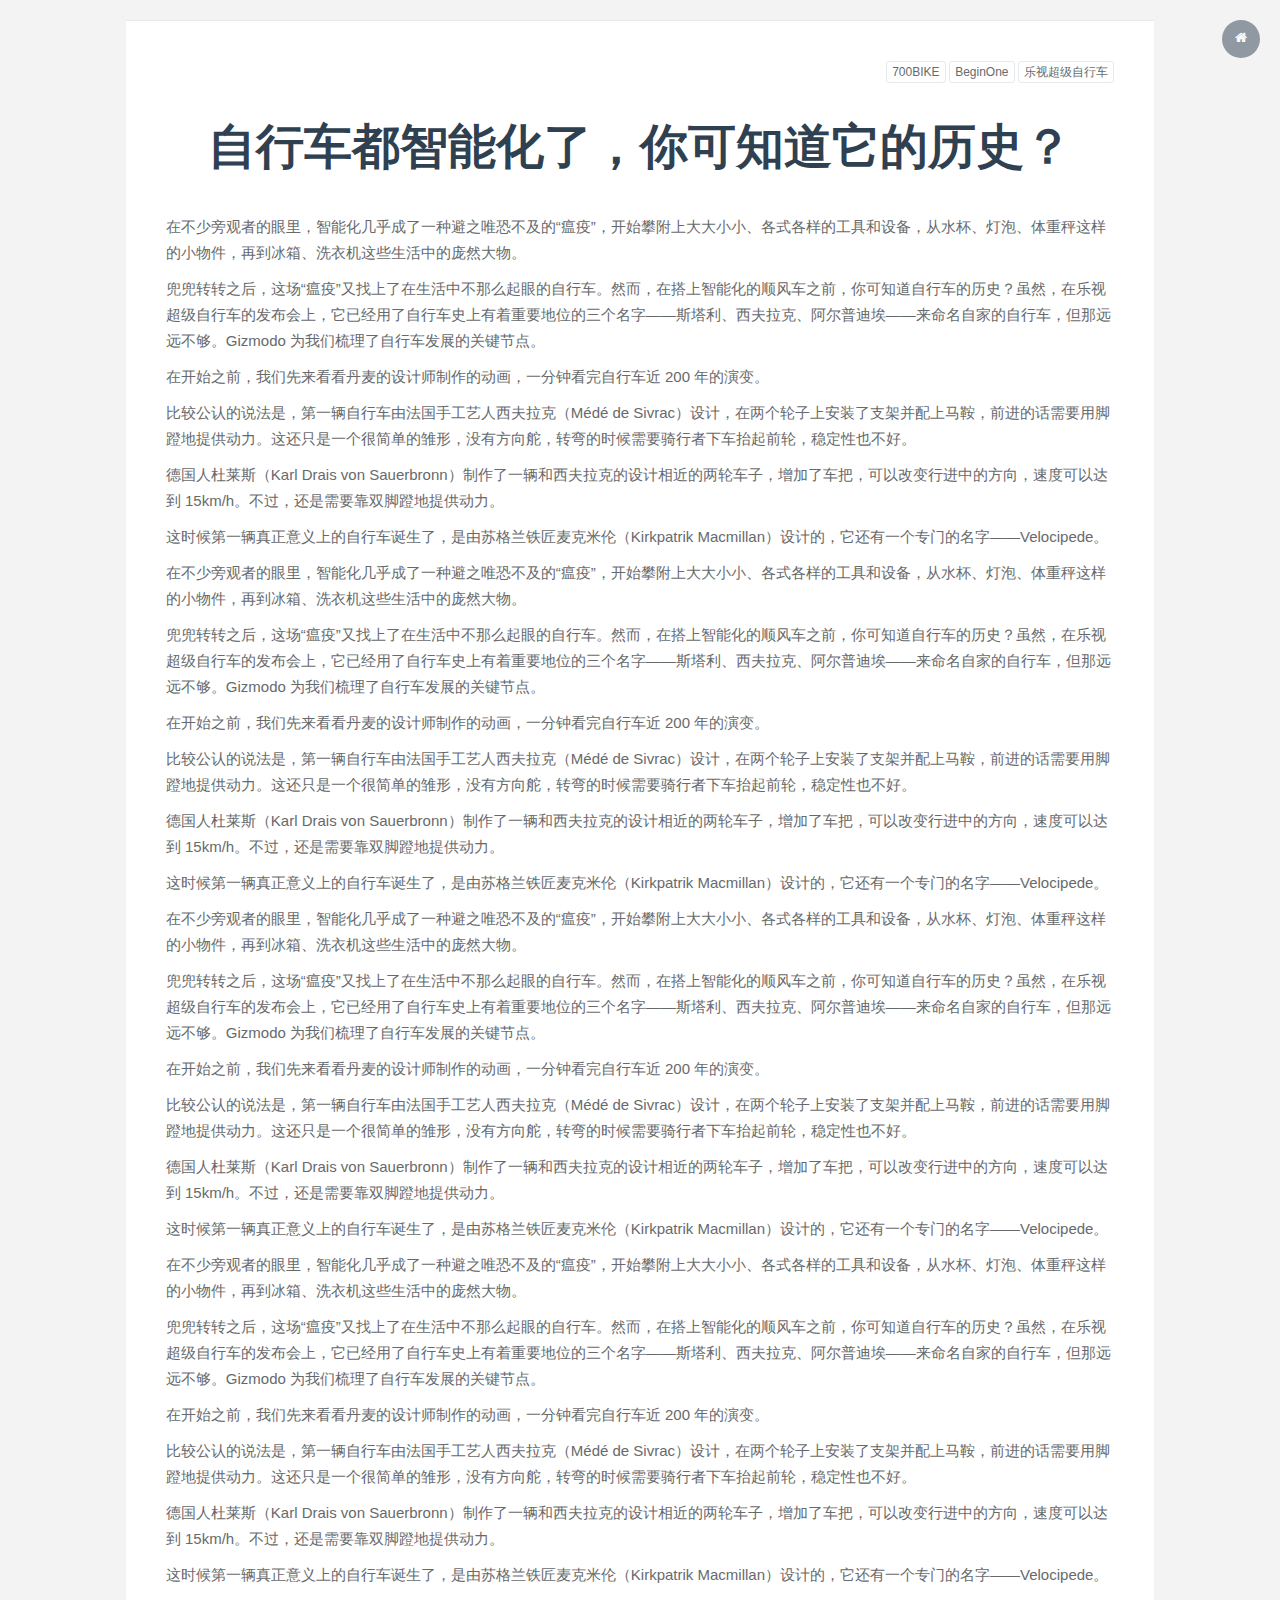
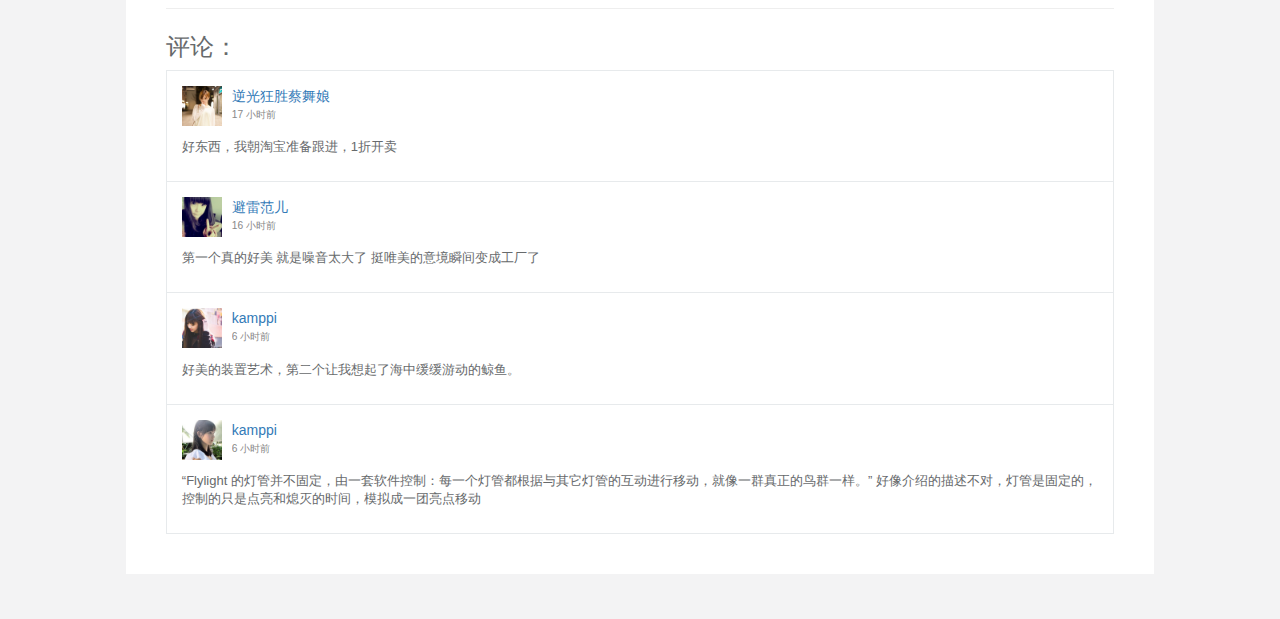
<file: src/main/webapp/view/template/article.html>
<!DOCTYPE html>
<html>


<!-- Mirrored from www.zi-han.net/theme/hplus/article.html by HTTrack Website Copier/3.x [XR&CO'2014], Wed, 20 Jan 2016 14:19:47 GMT -->
<head>

    <meta charset="utf-8">
    <meta name="viewport" content="width=device-width, initial-scale=1.0">


    <title>H+ 后台主题UI框架 - 文章页面</title>
    <meta name="keywords" content="H+后台主题,后台bootstrap框架,会员中心主题,后台HTML,响应式后台">
    <meta name="description" content="H+是一个完全响应式，基于Bootstrap3最新版本开发的扁平化主题，她采用了主流的左右两栏式布局，使用了Html5+CSS3等现代技术">

    <link rel="shortcut icon" href="favicon.ico"> <link href="css/bootstrap.min14ed.css?v=3.3.6" rel="stylesheet">
    <link href="css/font-awesome.min93e3.css?v=4.4.0" rel="stylesheet">

    <link href="css/animate.min.css" rel="stylesheet">
    <link href="css/style.min862f.css?v=4.1.0" rel="stylesheet">

</head>

<body class="gray-bg">
    <div class="wrapper wrapper-content  animated fadeInRight article">
        <div class="row">
            <div class="col-lg-10 col-lg-offset-1">
                <div class="ibox">
                    <div class="ibox-content">
                        <div class="pull-right">
                            <button class="btn btn-white btn-xs" type="button">700BIKE</button>
                            <button class="btn btn-white btn-xs" type="button">BeginOne</button>
                            <button class="btn btn-white btn-xs" type="button">乐视超级自行车</button>
                        </div>
                        <div class="text-center article-title">
                            <h1>
                                    自行车都智能化了，你可知道它的历史？
                                </h1>
                        </div>
                        <p>
                            在不少旁观者的眼里，智能化几乎成了一种避之唯恐不及的“瘟疫”，开始攀附上大大小小、各式各样的工具和设备，从水杯、灯泡、体重秤这样的小物件，再到冰箱、洗衣机这些生活中的庞然大物。
                        </p>
                        <p>
                            兜兜转转之后，这场“瘟疫”又找上了在生活中不那么起眼的自行车。然而，在搭上智能化的顺风车之前，你可知道自行车的历史？虽然，在乐视超级自行车的发布会上，它已经用了自行车史上有着重要地位的三个名字——斯塔利、西夫拉克、阿尔普迪埃——来命名自家的自行车，但那远远不够。Gizmodo 为我们梳理了自行车发展的关键节点。
                        </p>
                        <p>
                            在开始之前，我们先来看看丹麦的设计师制作的动画，一分钟看完自行车近 200 年的演变。
                        </p>
                        <p>
                            比较公认的说法是，第一辆自行车由法国手工艺人西夫拉克（Médé de Sivrac）设计，在两个轮子上安装了支架并配上马鞍，前进的话需要用脚蹬地提供动力。这还只是一个很简单的雏形，没有方向舵，转弯的时候需要骑行者下车抬起前轮，稳定性也不好。
                        </p>
                        <p>
                            德国人杜莱斯（Karl Drais von Sauerbronn）制作了一辆和西夫拉克的设计相近的两轮车子，增加了车把，可以改变行进中的方向，速度可以达到 15km/h。不过，还是需要靠双脚蹬地提供动力。
                        </p>
                        <p>
                            这时候第一辆真正意义上的自行车诞生了，是由苏格兰铁匠麦克米伦（Kirkpatrik Macmillan）设计的，它还有一个专门的名字——Velocipede。
                        </p>
                        <p>
                            在不少旁观者的眼里，智能化几乎成了一种避之唯恐不及的“瘟疫”，开始攀附上大大小小、各式各样的工具和设备，从水杯、灯泡、体重秤这样的小物件，再到冰箱、洗衣机这些生活中的庞然大物。
                        </p>
                        <p>
                            兜兜转转之后，这场“瘟疫”又找上了在生活中不那么起眼的自行车。然而，在搭上智能化的顺风车之前，你可知道自行车的历史？虽然，在乐视超级自行车的发布会上，它已经用了自行车史上有着重要地位的三个名字——斯塔利、西夫拉克、阿尔普迪埃——来命名自家的自行车，但那远远不够。Gizmodo 为我们梳理了自行车发展的关键节点。
                        </p>
                        <p>
                            在开始之前，我们先来看看丹麦的设计师制作的动画，一分钟看完自行车近 200 年的演变。
                        </p>
                        <p>
                            比较公认的说法是，第一辆自行车由法国手工艺人西夫拉克（Médé de Sivrac）设计，在两个轮子上安装了支架并配上马鞍，前进的话需要用脚蹬地提供动力。这还只是一个很简单的雏形，没有方向舵，转弯的时候需要骑行者下车抬起前轮，稳定性也不好。
                        </p>
                        <p>
                            德国人杜莱斯（Karl Drais von Sauerbronn）制作了一辆和西夫拉克的设计相近的两轮车子，增加了车把，可以改变行进中的方向，速度可以达到 15km/h。不过，还是需要靠双脚蹬地提供动力。
                        </p>
                        <p>
                            这时候第一辆真正意义上的自行车诞生了，是由苏格兰铁匠麦克米伦（Kirkpatrik Macmillan）设计的，它还有一个专门的名字——Velocipede。
                        </p>
                        <p>
                            在不少旁观者的眼里，智能化几乎成了一种避之唯恐不及的“瘟疫”，开始攀附上大大小小、各式各样的工具和设备，从水杯、灯泡、体重秤这样的小物件，再到冰箱、洗衣机这些生活中的庞然大物。
                        </p>
                        <p>
                            兜兜转转之后，这场“瘟疫”又找上了在生活中不那么起眼的自行车。然而，在搭上智能化的顺风车之前，你可知道自行车的历史？虽然，在乐视超级自行车的发布会上，它已经用了自行车史上有着重要地位的三个名字——斯塔利、西夫拉克、阿尔普迪埃——来命名自家的自行车，但那远远不够。Gizmodo 为我们梳理了自行车发展的关键节点。
                        </p>
                        <p>
                            在开始之前，我们先来看看丹麦的设计师制作的动画，一分钟看完自行车近 200 年的演变。
                        </p>
                        <p>
                            比较公认的说法是，第一辆自行车由法国手工艺人西夫拉克（Médé de Sivrac）设计，在两个轮子上安装了支架并配上马鞍，前进的话需要用脚蹬地提供动力。这还只是一个很简单的雏形，没有方向舵，转弯的时候需要骑行者下车抬起前轮，稳定性也不好。
                        </p>
                        <p>
                            德国人杜莱斯（Karl Drais von Sauerbronn）制作了一辆和西夫拉克的设计相近的两轮车子，增加了车把，可以改变行进中的方向，速度可以达到 15km/h。不过，还是需要靠双脚蹬地提供动力。
                        </p>
                        <p>
                            这时候第一辆真正意义上的自行车诞生了，是由苏格兰铁匠麦克米伦（Kirkpatrik Macmillan）设计的，它还有一个专门的名字——Velocipede。
                        </p>
                        <p>
                            在不少旁观者的眼里，智能化几乎成了一种避之唯恐不及的“瘟疫”，开始攀附上大大小小、各式各样的工具和设备，从水杯、灯泡、体重秤这样的小物件，再到冰箱、洗衣机这些生活中的庞然大物。
                        </p>
                        <p>
                            兜兜转转之后，这场“瘟疫”又找上了在生活中不那么起眼的自行车。然而，在搭上智能化的顺风车之前，你可知道自行车的历史？虽然，在乐视超级自行车的发布会上，它已经用了自行车史上有着重要地位的三个名字——斯塔利、西夫拉克、阿尔普迪埃——来命名自家的自行车，但那远远不够。Gizmodo 为我们梳理了自行车发展的关键节点。
                        </p>
                        <p>
                            在开始之前，我们先来看看丹麦的设计师制作的动画，一分钟看完自行车近 200 年的演变。
                        </p>
                        <p>
                            比较公认的说法是，第一辆自行车由法国手工艺人西夫拉克（Médé de Sivrac）设计，在两个轮子上安装了支架并配上马鞍，前进的话需要用脚蹬地提供动力。这还只是一个很简单的雏形，没有方向舵，转弯的时候需要骑行者下车抬起前轮，稳定性也不好。
                        </p>
                        <p>
                            德国人杜莱斯（Karl Drais von Sauerbronn）制作了一辆和西夫拉克的设计相近的两轮车子，增加了车把，可以改变行进中的方向，速度可以达到 15km/h。不过，还是需要靠双脚蹬地提供动力。
                        </p>
                        <p>
                            这时候第一辆真正意义上的自行车诞生了，是由苏格兰铁匠麦克米伦（Kirkpatrik Macmillan）设计的，它还有一个专门的名字——Velocipede。
                        </p>
                        <hr>

                        <div class="row">
                            <div class="col-lg-12">

                                <h2>评论：</h2>
                                <div class="social-feed-box">
                                    <div class="social-avatar">
                                        <a href="#" class="pull-left">
                                            <img alt="image" src="img/a1.jpg">
                                        </a>
                                        <div class="media-body">
                                            <a href="#">
                                                    逆光狂胜蔡舞娘
                                                </a>
                                            <small class="text-muted">17 小时前</small>
                                        </div>
                                    </div>
                                    <div class="social-body">
                                        <p>
                                            好东西，我朝淘宝准备跟进，1折开卖
                                        </p>
                                    </div>
                                </div>
                                <div class="social-feed-box">
                                    <div class="social-avatar">
                                        <a href="#" class="pull-left">
                                            <img alt="image" src="img/a2.jpg">
                                        </a>
                                        <div class="media-body">
                                            <a href="#">
                                                    避雷范儿
                                                </a>
                                            <small class="text-muted"> 16 小时前</small>
                                        </div>
                                    </div>
                                    <div class="social-body">
                                        <p>
                                            第一个真的好美 就是噪音太大了 挺唯美的意境瞬间变成工厂了
                                        </p>
                                    </div>
                                </div>
                                <div class="social-feed-box">
                                    <div class="social-avatar">
                                        <a href="#" class="pull-left">
                                            <img alt="image" src="img/a3.jpg">
                                        </a>
                                        <div class="media-body">
                                            <a href="#">
                                                    kamppi
                                                </a>
                                            <small class="text-muted"> 6 小时前</small>
                                        </div>
                                    </div>
                                    <div class="social-body">
                                        <p>
                                            好美的装置艺术，第二个让我想起了海中缓缓游动的鲸鱼。
                                        </p>
                                    </div>
                                </div>
                                <div class="social-feed-box">
                                    <div class="social-avatar">
                                        <a href="#" class="pull-left">
                                            <img alt="image" src="img/a5.jpg">
                                        </a>
                                        <div class="media-body">
                                            <a href="#">
                                                    kamppi
                                                </a>
                                            <small class="text-muted">6 小时前</small>
                                        </div>
                                    </div>
                                    <div class="social-body">
                                        <p>
                                            “Flylight 的灯管并不固定，由一套软件控制：每一个灯管都根据与其它灯管的互动进行移动，就像一群真正的鸟群一样。” 好像介绍的描述不对，灯管是固定的，控制的只是点亮和熄灭的时间，模拟成一团亮点移动
                                        </p>
                                    </div>
                                </div>


                            </div>
                        </div>


                    </div>
                </div>
            </div>
        </div>

    </div>
    <script src="js/jquery.min.js?v=2.1.4"></script>
    <script src="js/bootstrap.min.js?v=3.3.6"></script>
    <script src="js/content.min.js?v=1.0.0"></script>
    <script type="text/javascript" src="http://tajs.qq.com/stats?sId=9051096" charset="UTF-8"></script>
</body>


<!-- Mirrored from www.zi-han.net/theme/hplus/article.html by HTTrack Website Copier/3.x [XR&CO'2014], Wed, 20 Jan 2016 14:19:47 GMT -->
</html>
</file>
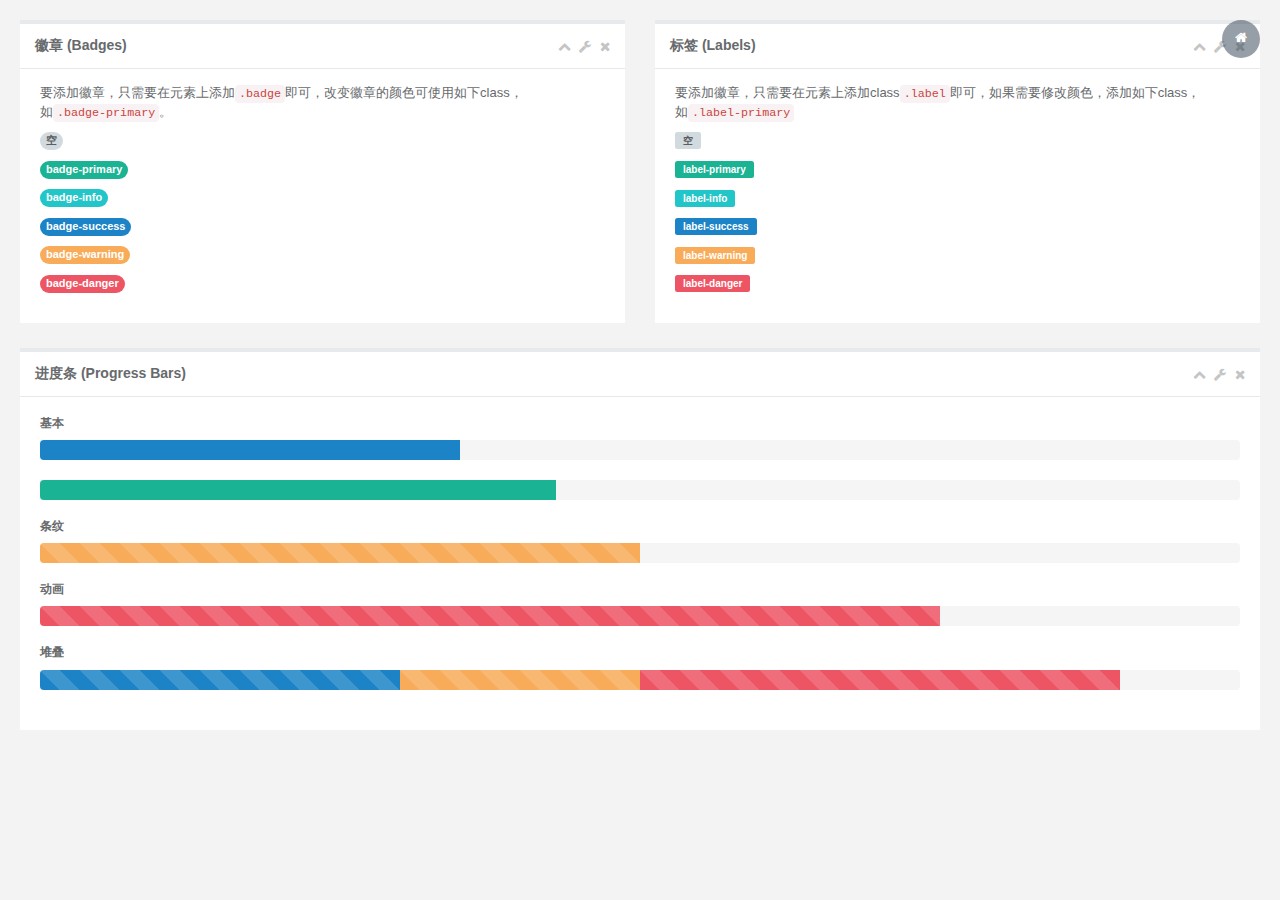
<file: src/main/webapp/view/template/badges_labels.html>
<!DOCTYPE html>
<html>


<!-- Mirrored from www.zi-han.net/theme/hplus/badges_labels.html by HTTrack Website Copier/3.x [XR&CO'2014], Wed, 20 Jan 2016 14:19:53 GMT -->
<head>

    <meta charset="utf-8">
    <meta name="viewport" content="width=device-width, initial-scale=1.0">


    <title>H+ 后台主题UI框架 - 徽章，标签，进度条</title>
    <meta name="keywords" content="H+后台主题,后台bootstrap框架,会员中心主题,后台HTML,响应式后台">
    <meta name="description" content="H+是一个完全响应式，基于Bootstrap3最新版本开发的扁平化主题，她采用了主流的左右两栏式布局，使用了Html5+CSS3等现代技术">

    <link rel="shortcut icon" href="favicon.ico"> <link href="css/bootstrap.min14ed.css?v=3.3.6" rel="stylesheet">
    <link href="css/font-awesome.min93e3.css?v=4.4.0" rel="stylesheet">

    <link href="css/animate.min.css" rel="stylesheet">
    <link href="css/style.min862f.css?v=4.1.0" rel="stylesheet">

</head>

<body class="gray-bg">
    <div class="wrapper wrapper-content animated fadeInRight">
        <div class="row">
            <div class="col-sm-6">
                <div class="ibox float-e-margins">
                    <div class="ibox-title">
                        <h5>徽章 (Badges)</h5>
                        <div class="ibox-tools">
                            <a class="collapse-link">
                                <i class="fa fa-chevron-up"></i>
                            </a>
                            <a class="dropdown-toggle" data-toggle="dropdown" href="badges_labels.html#">
                                <i class="fa fa-wrench"></i>
                            </a>
                            <ul class="dropdown-menu dropdown-user">
                                <li><a href="badges_labels.html#">选项1</a>
                                </li>
                                <li><a href="badges_labels.html#">选项2</a>
                                </li>
                            </ul>
                            <a class="close-link">
                                <i class="fa fa-times"></i>
                            </a>
                        </div>
                    </div>
                    <div class="ibox-content">
                        <p>
                            要添加徽章，只需要在元素上添加<code>.badge</code>即可，改变徽章的颜色可使用如下class，如<code>.badge-primary</code>。
                        </p>
                        <p><span class="badge">空</span>
                        </p>
                        <p><span class="badge badge-primary">badge-primary</span>
                        </p>
                        <p><span class="badge badge-info">badge-info</span>
                        </p>
                        <p><span class="badge badge-success">badge-success</span>
                        </p>
                        <p><span class="badge badge-warning">badge-warning</span>
                        </p>
                        <p><span class="badge badge-danger">badge-danger</span>
                        </p>
                    </div>
                </div>
            </div>

            <div class="col-sm-6">
                <div class="ibox float-e-margins">
                    <div class="ibox-title">
                        <h5>标签 (Labels)</h5>
                        <div class="ibox-tools">
                            <a class="collapse-link">
                                <i class="fa fa-chevron-up"></i>
                            </a>
                            <a class="dropdown-toggle" data-toggle="dropdown" href="badges_labels.html#">
                                <i class="fa fa-wrench"></i>
                            </a>
                            <ul class="dropdown-menu dropdown-user">
                                <li><a href="badges_labels.html#">选项1</a>
                                </li>
                                <li><a href="badges_labels.html#">选项2</a>
                                </li>
                            </ul>
                            <a class="close-link">
                                <i class="fa fa-times"></i>
                            </a>
                        </div>
                    </div>
                    <div class="ibox-content">
                        <p>
                            要添加徽章，只需要在元素上添加class<code>.label</code>即可，如果需要修改颜色，添加如下class，如<code>.label-primary</code>
                        </p>
                        <p><span class="label">空</span>
                        </p>
                        <p><span class="label label-primary">label-primary</span>
                        </p>
                        <p><span class="label label-info">label-info</span>
                        </p>
                        <p><span class="label label-success">label-success</span>
                        </p>
                        <p><span class="label label-warning">label-warning</span>
                        </p>
                        <p><span class="label label-danger">label-danger</span>
                        </p>
                    </div>
                </div>
            </div>

        </div>
        <div class="row">
            <div class="col-sm-12">
                <div class="ibox float-e-margins">
                    <div class="ibox-title">
                        <h5>进度条 (Progress Bars)</h5>
                        <div class="ibox-tools">
                            <a class="collapse-link">
                                <i class="fa fa-chevron-up"></i>
                            </a>
                            <a class="dropdown-toggle" data-toggle="dropdown" href="badges_labels.html#">
                                <i class="fa fa-wrench"></i>
                            </a>
                            <ul class="dropdown-menu dropdown-user">
                                <li><a href="badges_labels.html#">选项1</a>
                                </li>
                                <li><a href="badges_labels.html#">选项2</a>
                                </li>
                            </ul>
                            <a class="close-link">
                                <i class="fa fa-times"></i>
                            </a>
                        </div>
                    </div>
                    <div class="ibox-content">
                        <h5>基本</h5>
                        <div class="progress">
                            <div style="width: 35%" aria-valuemax="100" aria-valuemin="0" aria-valuenow="35" role="progressbar" class="progress-bar progress-bar-success">
                                <span class="sr-only">35% Complete (success)</span>
                            </div>
                        </div>

                        <div class="progress progress-bar-default">
                            <div style="width: 43%" aria-valuemax="100" aria-valuemin="0" aria-valuenow="43" role="progressbar" class="progress-bar">
                                <span class="sr-only">43% Complete (success)</span>
                            </div>
                        </div>

                        <h5>条纹</h5>

                        <div class="progress progress-striped">
                            <div style="width: 50%" aria-valuemax="100" aria-valuemin="0" aria-valuenow="50" role="progressbar" class="progress-bar progress-bar-warning">
                                <span class="sr-only">40% Complete (success)</span>
                            </div>
                        </div>

                        <h5>动画</h5>

                        <div class="progress progress-striped active">
                            <div style="width: 75%" aria-valuemax="100" aria-valuemin="0" aria-valuenow="75" role="progressbar" class="progress-bar progress-bar-danger">
                                <span class="sr-only">40% Complete (success)</span>
                            </div>
                        </div>

                        <h5>堆叠</h5>

                        <div class="progress progress-striped active">
                            <div style="width: 30%" class="progress-bar progress-bar-success">
                                <span class="sr-only">30% Complete (success)</span>
                            </div>
                            <div style="width: 20%" class="progress-bar progress-bar-warning">
                                <span class="sr-only">15% Complete (warning)</span>
                            </div>
                            <div style="width: 40%" class="progress-bar progress-bar-danger">
                                <span class="sr-only">40% Complete (danger)</span>
                            </div>
                        </div>

                    </div>
                </div>
            </div>
        </div>
    </div>
    <script src="js/jquery.min.js?v=2.1.4"></script>
    <script src="js/bootstrap.min.js?v=3.3.6"></script>
    <script src="js/content.min.js?v=1.0.0"></script>
    <script type="text/javascript" src="http://tajs.qq.com/stats?sId=9051096" charset="UTF-8"></script>

</body>


<!-- Mirrored from www.zi-han.net/theme/hplus/badges_labels.html by HTTrack Website Copier/3.x [XR&CO'2014], Wed, 20 Jan 2016 14:19:53 GMT -->
</html>
</file>
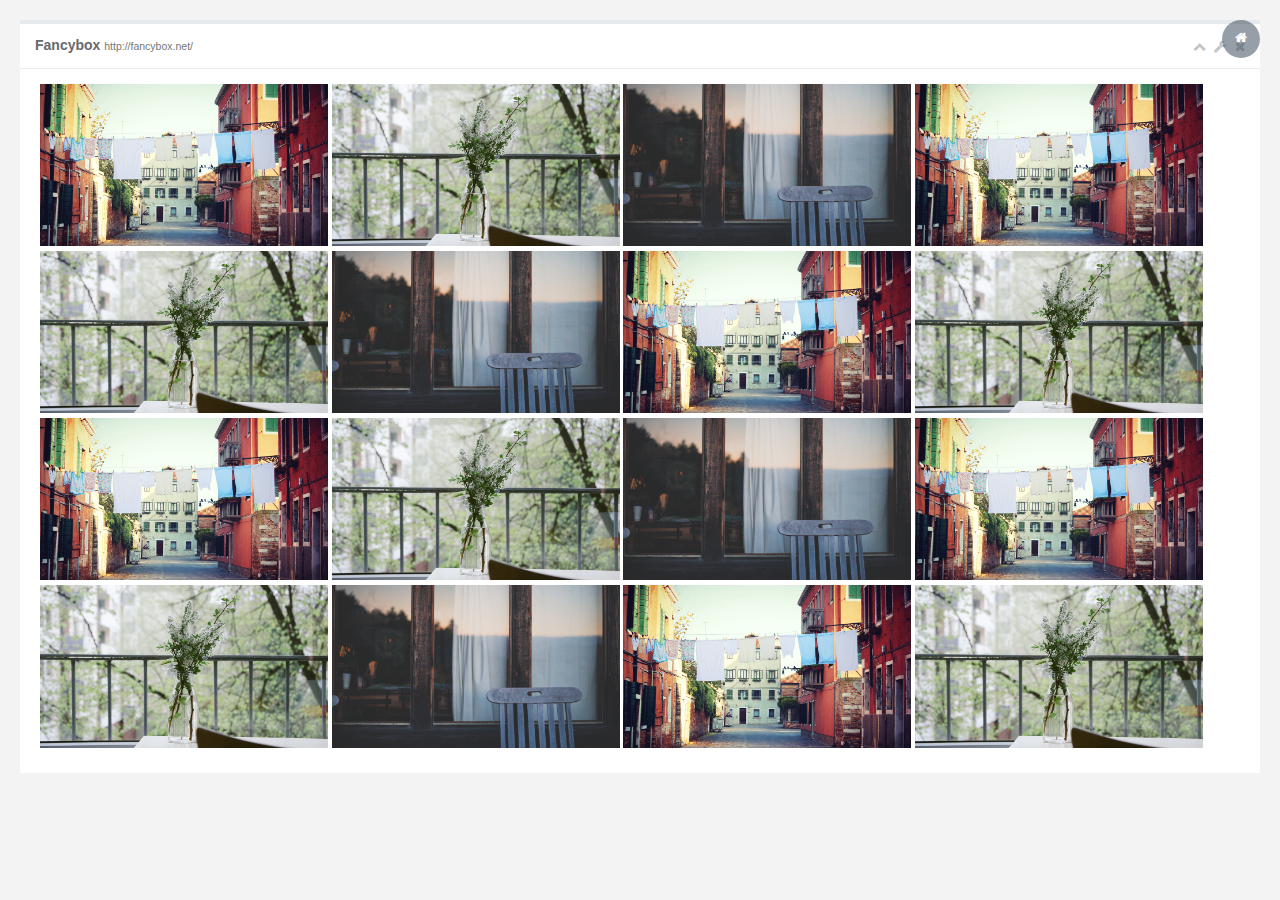
<file: src/main/webapp/view/template/basic_gallery.html>
<!DOCTYPE html>
<html>


<!-- Mirrored from www.zi-han.net/theme/hplus/basic_gallery.html by HTTrack Website Copier/3.x [XR&CO'2014], Wed, 20 Jan 2016 14:20:06 GMT -->
<head>

    <meta charset="utf-8">
    <meta name="viewport" content="width=device-width, initial-scale=1.0">


    <title>H+ 后台主题UI框架 - 基本图库</title>
    <meta name="keywords" content="H+后台主题,后台bootstrap框架,会员中心主题,后台HTML,响应式后台">
    <meta name="description" content="H+是一个完全响应式，基于Bootstrap3最新版本开发的扁平化主题，她采用了主流的左右两栏式布局，使用了Html5+CSS3等现代技术">

    <link rel="shortcut icon" href="favicon.ico"> <link href="css/bootstrap.min14ed.css?v=3.3.6" rel="stylesheet">
    <link href="css/font-awesome.min93e3.css?v=4.4.0" rel="stylesheet">
    <link href="js/plugins/fancybox/jquery.fancybox.css" rel="stylesheet">
    <link href="css/animate.min.css" rel="stylesheet">
    <link href="css/style.min862f.css?v=4.1.0" rel="stylesheet">

</head>

<body class="gray-bg">
    <div class="wrapper wrapper-content">
        <div class="row">
            <div class="col-sm-12">
                <div class="ibox float-e-margins">
                    <div class="ibox-title">
                        <h5>Fancybox <small>http://fancybox.net/</small></h5>
                        <div class="ibox-tools">
                            <a class="collapse-link">
                                <i class="fa fa-chevron-up"></i>
                            </a>
                            <a class="dropdown-toggle" data-toggle="dropdown" href="basic_gallery.html#">
                                <i class="fa fa-wrench"></i>
                            </a>
                            <ul class="dropdown-menu dropdown-user">
                                <li><a href="basic_gallery.html#">选项1</a>
                                </li>
                                <li><a href="basic_gallery.html#">选项2</a>
                                </li>
                            </ul>
                            <a class="close-link">
                                <i class="fa fa-times"></i>
                            </a>
                        </div>
                    </div>
                    <div class="ibox-content">

                        <a class="fancybox" href="img/p1.jpg" title="图片1">
                            <img alt="image" src="img/p_big1.jpg" />
                        </a>
                        <a class="fancybox" href="img/p2.jpg" title="图片2">
                            <img alt="image" src="img/p_big2.jpg" />
                        </a>
                        <a class="fancybox" href="img/p3.jpg" title="图片3">
                            <img alt="image" src="img/p_big3.jpg" />
                        </a>
                        <a class="fancybox" href="img/p1.jpg" title="图片4">
                            <img alt="image" src="img/p_big1.jpg" />
                        </a>
                        <a class="fancybox" href="img/p2.jpg" title="图片5">
                            <img alt="image" src="img/p_big2.jpg" />
                        </a>
                        <a class="fancybox" href="img/p3.jpg" title="图片6">
                            <img alt="image" src="img/p_big3.jpg" />
                        </a>
                        <a class="fancybox" href="img/p1.jpg" title="图片7">
                            <img alt="image" src="img/p_big1.jpg" />
                        </a>
                        <a class="fancybox" href="img/p2.jpg" title="图片8">
                            <img alt="image" src="img/p_big2.jpg" />
                        </a>
                        <a class="fancybox" href="img/p1.jpg" title="图片9">
                            <img alt="image" src="img/p_big1.jpg" />
                        </a>
                        <a class="fancybox" href="img/p2.jpg" title="图片10">
                            <img alt="image" src="img/p_big2.jpg" />
                        </a>
                        <a class="fancybox" href="img/p3.jpg" title="图片11">
                            <img alt="image" src="img/p_big3.jpg" />
                        </a>
                        <a class="fancybox" href="img/p1.jpg" title="图片12">
                            <img alt="image" src="img/p_big1.jpg" />
                        </a>
                        <a class="fancybox" href="img/p2.jpg" title="图片13">
                            <img alt="image" src="img/p_big2.jpg" />
                        </a>
                        <a class="fancybox" href="img/p3.jpg" title="图片14">
                            <img alt="image" src="img/p_big3.jpg" />
                        </a>
                        <a class="fancybox" href="img/p1.jpg" title="图片15">
                            <img alt="image" src="img/p_big1.jpg" />
                        </a>
                        <a class="fancybox" href="img/p2.jpg" title="图片16">
                            <img alt="image" src="img/p_big2.jpg" />
                        </a>


                    </div>
                </div>
            </div>

        </div>
    </div>
    <script src="js/jquery.min.js?v=2.1.4"></script>
    <script src="js/bootstrap.min.js?v=3.3.6"></script>
    <script src="js/plugins/peity/jquery.peity.min.js"></script>
    <script src="js/content.min.js?v=1.0.0"></script>
    <script src="js/plugins/fancybox/jquery.fancybox.js"></script>
    <script>
        $(document).ready(function(){$(".fancybox").fancybox({openEffect:"none",closeEffect:"none"})});
    </script>

    <script type="text/javascript" src="http://tajs.qq.com/stats?sId=9051096" charset="UTF-8"></script>
</body>


<!-- Mirrored from www.zi-han.net/theme/hplus/basic_gallery.html by HTTrack Website Copier/3.x [XR&CO'2014], Wed, 20 Jan 2016 14:20:18 GMT -->
</html>
</file>
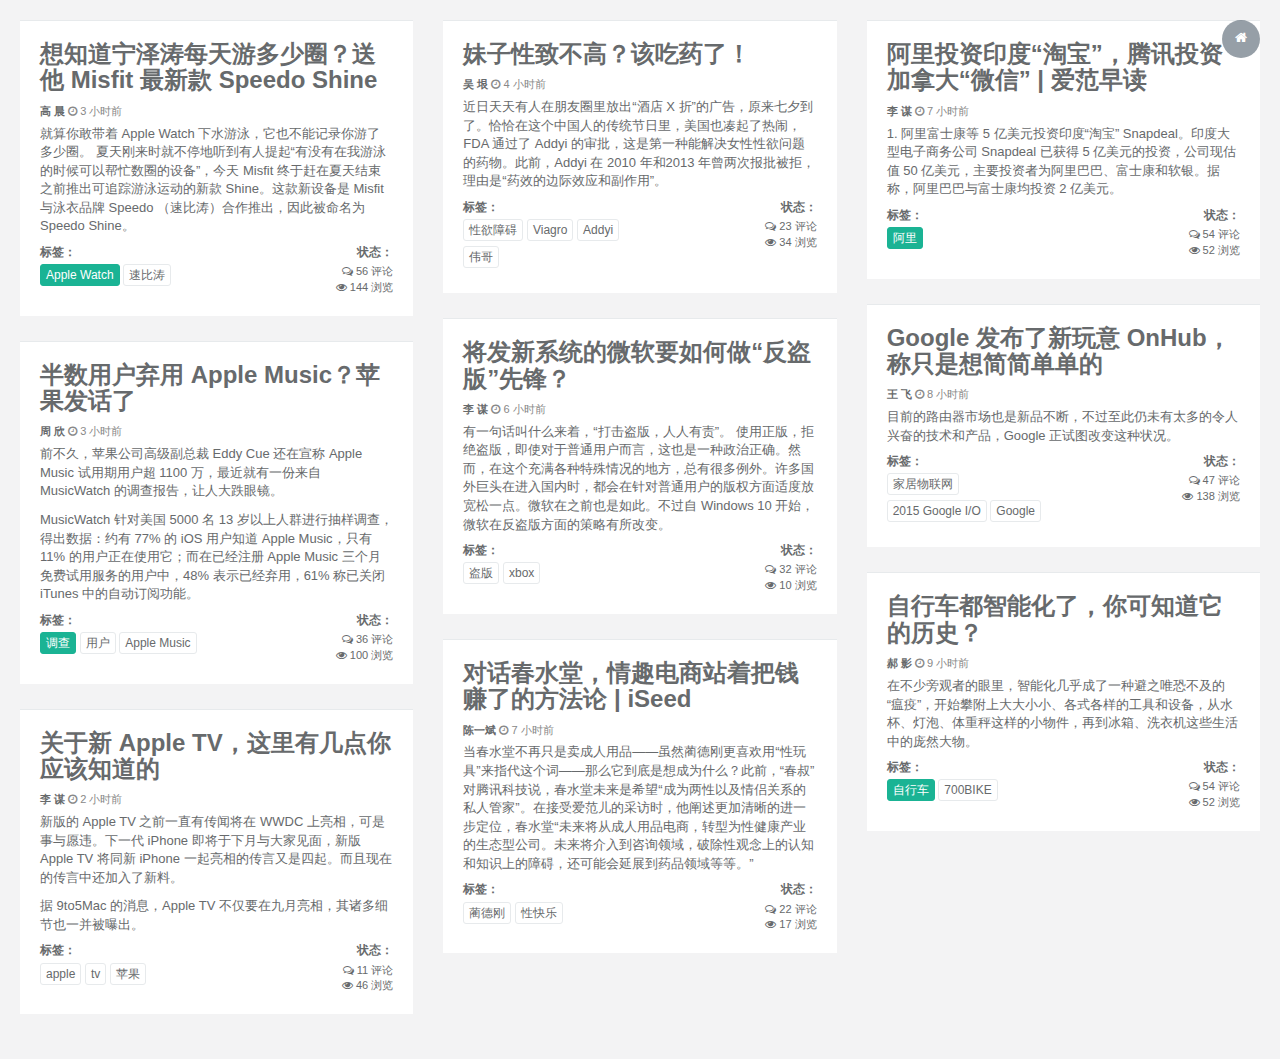
<file: src/main/webapp/view/template/blog.html>
<!DOCTYPE html>
<html>


<!-- Mirrored from www.zi-han.net/theme/hplus/blog.html by HTTrack Website Copier/3.x [XR&CO'2014], Wed, 20 Jan 2016 14:19:47 GMT -->
<head>

    <meta charset="utf-8">
    <meta name="viewport" content="width=device-width, initial-scale=1.0">


    <title>H+ 后台主题UI框架 - 文章列表</title>
    <meta name="keywords" content="H+后台主题,后台bootstrap框架,会员中心主题,后台HTML,响应式后台">
    <meta name="description" content="H+是一个完全响应式，基于Bootstrap3最新版本开发的扁平化主题，她采用了主流的左右两栏式布局，使用了Html5+CSS3等现代技术">

    <link rel="shortcut icon" href="favicon.ico"> <link href="css/bootstrap.min14ed.css?v=3.3.6" rel="stylesheet">
    <link href="css/font-awesome.min93e3.css?v=4.4.0" rel="stylesheet">

    <link href="css/animate.min.css" rel="stylesheet">
    <link href="css/style.min862f.css?v=4.1.0" rel="stylesheet">

</head>

<body class="gray-bg">
    <div class="wrapper wrapper-content  animated fadeInRight blog">
        <div class="row">
            <div class="col-lg-4">
                <div class="ibox">
                    <div class="ibox-content">
                        <a href="article.html" class="btn-link">
                            <h2>
                                    想知道宁泽涛每天游多少圈？送他 Misfit 最新款 Speedo Shine
                                </h2>
                        </a>
                        <div class="small m-b-xs">
                            <strong>高 晨</strong> <span class="text-muted"><i class="fa fa-clock-o"></i> 3 小时前</span>
                        </div>
                        <p>
                            就算你敢带着 Apple Watch 下水游泳，它也不能记录你游了多少圈。 夏天刚来时就不停地听到有人提起“有没有在我游泳的时候可以帮忙数圈的设备”，今天 Misfit 终于赶在夏天结束之前推出可追踪游泳运动的新款 Shine。这款新设备是 Misfit 与泳衣品牌 Speedo （速比涛）合作推出，因此被命名为 Speedo Shine。
                        </p>
                        <div class="row">
                            <div class="col-md-6">
                                <h5>标签：</h5>
                                <button class="btn btn-primary btn-xs" type="button">Apple Watch</button>
                                <button class="btn btn-white btn-xs" type="button">速比涛</button>
                            </div>
                            <div class="col-md-6">
                                <div class="small text-right">
                                    <h5>状态：</h5>
                                    <div> <i class="fa fa-comments-o"> </i> 56 评论 </div>
                                    <i class="fa fa-eye"> </i> 144 浏览
                                </div>
                            </div>
                        </div>
                    </div>
                </div>
                <div class="ibox">
                    <div class="ibox-content">
                        <a href="article.html" class="btn-link">
                            <h2>
                                    半数用户弃用 Apple Music？苹果发话了
                                </h2>
                        </a>
                        <div class="small m-b-xs">
                            <strong>周 欣</strong> <span class="text-muted"><i class="fa fa-clock-o"></i> 3 小时前</span>
                        </div>
                        <p>
                            前不久，苹果公司高级副总裁 Eddy Cue 还在宣称 Apple Music 试用期用户超 1100 万，最近就有一份来自 MusicWatch 的调查报告，让人大跌眼镜。


                        </p>
                        <p>
                            MusicWatch 针对美国 5000 名 13 岁以上人群进行抽样调查，得出数据：约有 77% 的 iOS 用户知道 Apple Music，只有 11% 的用户正在使用它；而在已经注册 Apple Music 三个月免费试用服务的用户中，48% 表示已经弃用，61% 称已关闭 iTunes 中的自动订阅功能。
                        </p>
                        <div class="row">
                            <div class="col-md-6">
                                <h5>标签：</h5>
                                <button class="btn btn-primary btn-xs" type="button">调查</button>
                                <button class="btn btn-white btn-xs" type="button">用户</button>
                                <button class="btn btn-white btn-xs" type="button">Apple Music</button>
                            </div>
                            <div class="col-md-6">
                                <div class="small text-right">
                                    <h5>状态：</h5>
                                    <div> <i class="fa fa-comments-o"> </i> 36 评论 </div>
                                    <i class="fa fa-eye"> </i> 100 浏览
                                </div>
                            </div>
                        </div>
                    </div>
                </div>
                <div class="ibox">
                    <div class="ibox-content">
                        <a href="article.html" class="btn-link">
                            <h2>
                                    关于新 Apple TV，这里有几点你应该知道的
                                </h2>
                        </a>
                        <div class="small m-b-xs">
                            <strong>李 谋</strong> <span class="text-muted"><i class="fa fa-clock-o"></i> 2 小时前</span>
                        </div>
                        <p>
                            新版的 Apple TV 之前一直有传闻将在 WWDC 上亮相，可是事与愿违。下一代 iPhone 即将于下月与大家见面，新版 Apple TV 将同新 iPhone 一起亮相的传言又是四起。而且现在的传言中还加入了新料。</p>
                        <p>

                            据 9to5Mac 的消息，Apple TV 不仅要在九月亮相，其诸多细节也一并被曝出。
                        </p>
                        <div class="row">
                            <div class="col-md-6">
                                <h5>标签：</h5>
                                <button class="btn btn-white btn-xs" type="button">apple</button>
                                <button class="btn btn-white btn-xs" type="button">tv</button>
                                <button class="btn btn-white btn-xs" type="button">苹果</button>
                            </div>
                            <div class="col-md-6">
                                <div class="small text-right">
                                    <h5>状态：</h5>
                                    <div> <i class="fa fa-comments-o"> </i> 11 评论 </div>
                                    <i class="fa fa-eye"> </i> 46 浏览
                                </div>
                            </div>
                        </div>
                    </div>
                </div>
            </div>
            <div class="col-lg-4">
                <div class="ibox">
                    <div class="ibox-content">
                        <a href="article.html" class="btn-link">
                            <h2>
                                    妹子性致不高？该吃药了！
                                </h2>
                        </a>
                        <div class="small m-b-xs">
                            <strong>吴 垠</strong> <span class="text-muted"><i class="fa fa-clock-o"></i> 4 小时前</span>
                        </div>
                        <p>
                            近日天天有人在朋友圈里放出“酒店 X 折”的广告，原来七夕到了。恰恰在这个中国人的传统节日里，美国也凑起了热闹，FDA 通过了 Addyi 的审批，这是第一种能解决女性性欲问题的药物。此前，Addyi 在 2010 年和2013 年曾两次报批被拒，理由是“药效的边际效应和副作用”。</p>
                        <div class="row">
                            <div class="col-md-6">
                                <h5>标签：</h5>
                                <button class="btn btn-white btn-xs" type="button">性欲障碍</button>
                                <button class="btn btn-white btn-xs" type="button">Viagro</button>
                                <button class="btn btn-white btn-xs" type="button">Addyi</button>
                                <button class="btn btn-white btn-xs" type="button">伟哥</button>
                            </div>
                            <div class="col-md-6">
                                <div class="small text-right">
                                    <h5>状态：</h5>
                                    <div> <i class="fa fa-comments-o"> </i> 23 评论 </div>
                                    <i class="fa fa-eye"> </i> 34 浏览
                                </div>
                            </div>
                        </div>
                    </div>
                </div>
                <div class="ibox">
                    <div class="ibox-content">
                        <a href="article.html" class="btn-link">
                            <h2>

将发新系统的微软要如何做“反盗版”先锋？
                                </h2>
                        </a>
                        <div class="small m-b-xs">
                            <strong>李 谋</strong> <span class="text-muted"><i class="fa fa-clock-o"></i> 6 小时前</span>
                        </div>
                        <p>
                            有一句话叫什么来着，“打击盗版，人人有责”。 使用正版，拒绝盗版，即使对于普通用户而言，这也是一种政治正确。然而，在这个充满各种特殊情况的地方，总有很多例外。许多国外巨头在进入国内时，都会在针对普通用户的版权方面适度放宽松一点。微软在之前也是如此。不过自 Windows 10 开始，微软在反盗版方面的策略有所改变。
                        </p>
                        <div class="row">
                            <div class="col-md-6">
                                <h5>标签：</h5>
                                <button class="btn btn-white btn-xs" type="button">盗版</button>
                                <button class="btn btn-white btn-xs" type="button">xbox</button>
                            </div>
                            <div class="col-md-6">
                                <div class="small text-right">
                                    <h5>状态：</h5>
                                    <div> <i class="fa fa-comments-o"> </i> 32 评论 </div>
                                    <i class="fa fa-eye"> </i> 10 浏览
                                </div>
                            </div>
                        </div>
                    </div>
                </div>
                <div class="ibox">
                    <div class="ibox-content">
                        <a href="article.html" class="btn-link">
                            <h2>
                                    对话春水堂，情趣电商站着把钱赚了的方法论 | iSeed
                                </h2>
                        </a>
                        <div class="small m-b-xs">
                            <strong>陈一斌</strong> <span class="text-muted"><i class="fa fa-clock-o"></i> 7 小时前</span>
                        </div>
                        <p>
                            当春水堂不再只是卖成人用品——虽然蔺德刚更喜欢用“性玩具”来指代这个词——那么它到底是想成为什么？此前，“春叔”对腾讯科技说，春水堂未来是希望“成为两性以及情侣关系的私人管家”。在接受爱范儿的采访时，他阐述更加清晰的进一步定位，春水堂“未来将从成人用品电商，转型为性健康产业的生态型公司。未来将介入到咨询领域，破除性观念上的认知和知识上的障碍，还可能会延展到药品领域等等。”
                        </p>
                        <div class="row">
                            <div class="col-md-6">
                                <h5>标签：</h5>
                                <button class="btn btn-white btn-xs" type="button">蔺德刚</button>
                                <button class="btn btn-white btn-xs" type="button">性快乐</button>

                            </div>
                            <div class="col-md-6">
                                <div class="small text-right">
                                    <h5>状态：</h5>
                                    <div> <i class="fa fa-comments-o"> </i> 22 评论 </div>
                                    <i class="fa fa-eye"> </i> 17 浏览
                                </div>
                            </div>
                        </div>
                    </div>
                </div>
            </div>
            <div class="col-lg-4">
                <div class="ibox">
                    <div class="ibox-content">
                        <a href="article.html" class="btn-link">
                            <h2>
                                    阿里投资印度“淘宝”，腾讯投资加拿大“微信” | 爱范早读
                                </h2>
                        </a>
                        <div class="small m-b-xs">
                            <strong>李 谋</strong> <span class="text-muted"><i class="fa fa-clock-o"></i>  7 小时前</span>
                        </div>
                        <p>
                            1. 阿里富士康等 5 亿美元投资印度“淘宝” Snapdeal。印度大型电子商务公司 Snapdeal 已获得 5 亿美元的投资，公司现估值 50 亿美元，主要投资者为阿里巴巴、富士康和软银。据称，阿里巴巴与富士康均投资 2 亿美元。
                        </p>
                        <div class="row">
                            <div class="col-md-6">
                                <h5>标签：</h5>
                                <button class="btn btn-primary btn-xs" type="button">阿里</button>
                            </div>
                            <div class="col-md-6">
                                <div class="small text-right">
                                    <h5>状态：</h5>
                                    <div> <i class="fa fa-comments-o"> </i> 54 评论 </div>
                                    <i class="fa fa-eye"> </i> 52 浏览
                                </div>
                            </div>
                        </div>
                    </div>
                </div>
                <div class="ibox">
                    <div class="ibox-content">
                        <a href="article.html" class="btn-link">
                            <h2>
                                    Google 发布了新玩意 OnHub，称只是想简简单单的
                                </h2>
                        </a>
                        <div class="small m-b-xs">
                            <strong>王 飞</strong> <span class="text-muted"><i class="fa fa-clock-o"></i> 8 小时前</span>
                        </div>
                        <p>
                            目前的路由器市场也是新品不断，不过至此仍未有太多的令人兴奋的技术和产品，Google 正试图改变这种状况。
                        </p>
                        <div class="row">
                            <div class="col-md-6">
                                <h5>标签：</h5>
                                <button class="btn btn-white btn-xs" type="button">家居物联网</button>
                                <button class="btn btn-white btn-xs" type="button">2015 Google I/O</button>
                                <button class="btn btn-white btn-xs" type="button">Google</button>
                            </div>
                            <div class="col-md-6">
                                <div class="small text-right">
                                    <h5>状态：</h5>
                                    <div> <i class="fa fa-comments-o"> </i> 47 评论 </div>
                                    <i class="fa fa-eye"> </i> 138 浏览
                                </div>
                            </div>
                        </div>
                    </div>
                </div>
                <div class="ibox">
                    <div class="ibox-content">
                        <a href="article.html" class="btn-link">
                            <h2>
                                    自行车都智能化了，你可知道它的历史？
                                </h2>
                        </a>
                        <div class="small m-b-xs">
                            <strong>郝 影</strong> <span class="text-muted"><i class="fa fa-clock-o"></i> 9 小时前</span>
                        </div>
                        <p>
                            在不少旁观者的眼里，智能化几乎成了一种避之唯恐不及的“瘟疫”，开始攀附上大大小小、各式各样的工具和设备，从水杯、灯泡、体重秤这样的小物件，再到冰箱、洗衣机这些生活中的庞然大物。
                        </p>
                        <div class="row">
                            <div class="col-md-6">
                                <h5>标签：</h5>
                                <button class="btn btn-primary btn-xs" type="button">自行车</button>
                                <button class="btn btn-white btn-xs" type="button">700BIKE</button>
                            </div>
                            <div class="col-md-6">
                                <div class="small text-right">
                                    <h5>状态：</h5>
                                    <div> <i class="fa fa-comments-o"> </i> 54 评论 </div>
                                    <i class="fa fa-eye"> </i> 52 浏览
                                </div>
                            </div>
                        </div>
                    </div>
                </div>
            </div>
        </div>
    </div>
    <script src="js/jquery.min.js?v=2.1.4"></script>
    <script src="js/bootstrap.min.js?v=3.3.6"></script>
    <script src="js/content.min.js?v=1.0.0"></script>
    <script type="text/javascript" src="http://tajs.qq.com/stats?sId=9051096" charset="UTF-8"></script>
</body>


<!-- Mirrored from www.zi-han.net/theme/hplus/blog.html by HTTrack Website Copier/3.x [XR&CO'2014], Wed, 20 Jan 2016 14:19:47 GMT -->
</html>
</file>
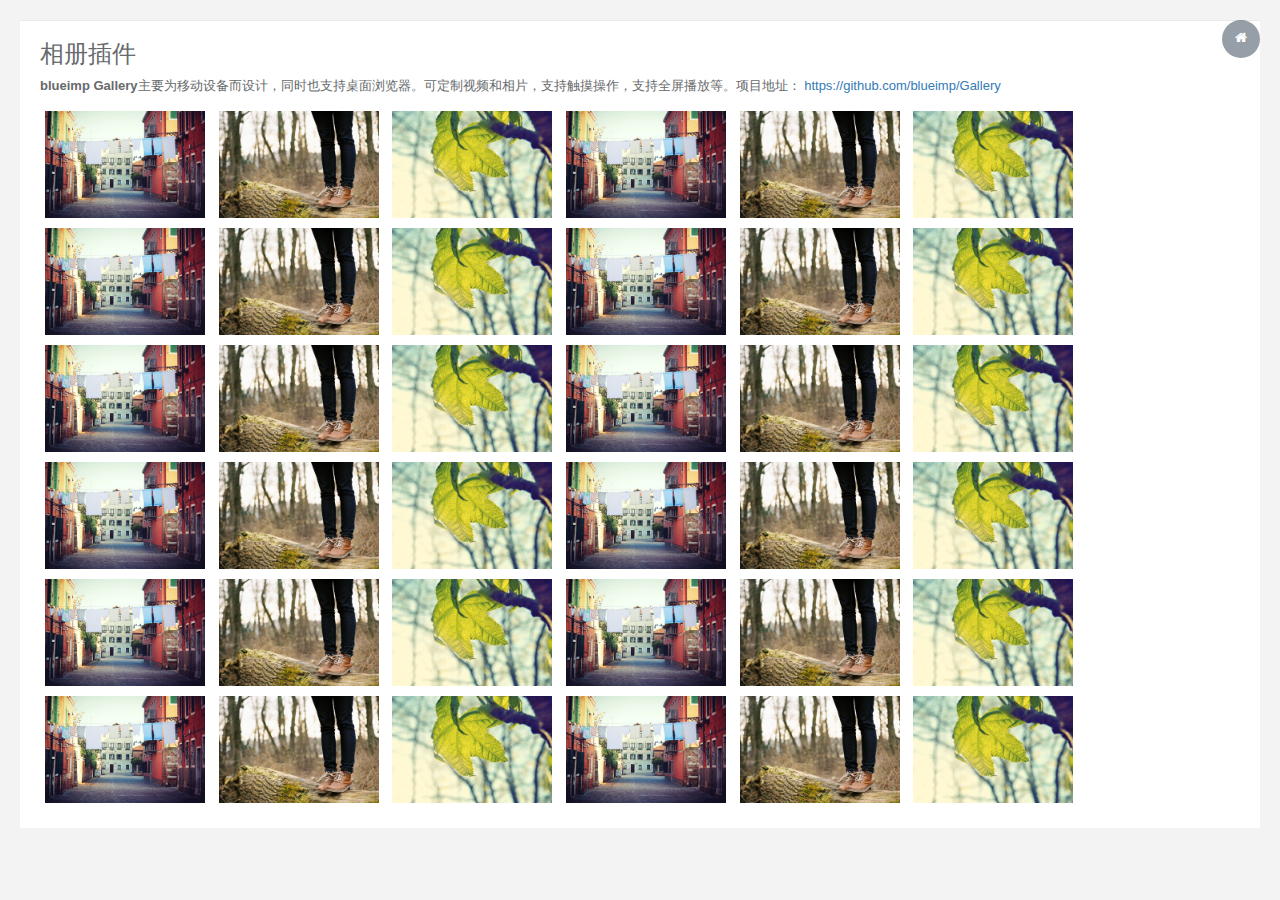
<file: src/main/webapp/view/template/blueimp.html>
<!DOCTYPE html>
<html>


<!-- Mirrored from www.zi-han.net/theme/hplus/blueimp.html by HTTrack Website Copier/3.x [XR&CO'2014], Wed, 20 Jan 2016 14:20:18 GMT -->
<head>

    <meta charset="utf-8">
    <meta name="viewport" content="width=device-width, initial-scale=1.0">


    <title>H+ 后台主题UI框架 - Blueimp相册</title>
    <meta name="keywords" content="H+后台主题,后台bootstrap框架,会员中心主题,后台HTML,响应式后台">
    <meta name="description" content="H+是一个完全响应式，基于Bootstrap3最新版本开发的扁平化主题，她采用了主流的左右两栏式布局，使用了Html5+CSS3等现代技术">

    <link rel="shortcut icon" href="favicon.ico"> <link href="css/bootstrap.min14ed.css?v=3.3.6" rel="stylesheet">
    <link href="css/font-awesome.min93e3.css?v=4.4.0" rel="stylesheet">
    <link href="css/plugins/blueimp/css/blueimp-gallery.min.css" rel="stylesheet">

    <link href="css/animate.min.css" rel="stylesheet">
    <link href="css/style.min862f.css?v=4.1.0" rel="stylesheet">

    <style>
        .lightBoxGallery img {
            margin: 5px;
            width: 160px;
        }
    </style>

</head>

<body class="gray-bg">
    <div class="wrapper wrapper-content">
        <div class="row">
            <div class="col-lg-12">
                <div class="ibox float-e-margins">

                    <div class="ibox-content">

                        <h2>相册插件</h2>
                        <p>
                            <strong>blueimp Gallery</strong>主要为移动设备而设计，同时也支持桌面浏览器。可定制视频和相片，支持触摸操作，支持全屏播放等。项目地址： <a href="https://github.com/blueimp/Gallery" target="_blank">https://github.com/blueimp/Gallery</a>
                        </p>

                        <div class="lightBoxGallery">
                            <a href="img/p_big1.jpg" title="图片" data-gallery=""><img src="img/p1.jpg"></a>
                            <a href="img/p_big2.jpg" title="图片" data-gallery=""><img src="img/p2.jpg"></a>
                            <a href="img/p_big3.jpg" title="图片" data-gallery=""><img src="img/p3.jpg"></a>
                            <a href="img/p_big1.jpg" title="图片" data-gallery=""><img src="img/p1.jpg"></a>
                            <a href="img/p_big2.jpg" title="图片" data-gallery=""><img src="img/p2.jpg"></a>
                            <a href="img/p_big3.jpg" title="图片" data-gallery=""><img src="img/p3.jpg"></a>
                            <a href="img/p_big1.jpg" title="图片" data-gallery=""><img src="img/p1.jpg"></a>
                            <a href="img/p_big2.jpg" title="图片" data-gallery=""><img src="img/p2.jpg"></a>
                            <a href="img/p_big3.jpg" title="图片" data-gallery=""><img src="img/p3.jpg"></a>
                            <a href="img/p_big1.jpg" title="图片" data-gallery=""><img src="img/p1.jpg"></a>
                            <a href="img/p_big2.jpg" title="图片" data-gallery=""><img src="img/p2.jpg"></a>
                            <a href="img/p_big3.jpg" title="图片" data-gallery=""><img src="img/p3.jpg"></a>
                            <a href="img/p_big1.jpg" title="图片" data-gallery=""><img src="img/p1.jpg"></a>
                            <a href="img/p_big2.jpg" title="图片" data-gallery=""><img src="img/p2.jpg"></a>
                            <a href="img/p_big3.jpg" title="图片" data-gallery=""><img src="img/p3.jpg"></a>
                            <a href="img/p_big1.jpg" title="图片" data-gallery=""><img src="img/p1.jpg"></a>
                            <a href="img/p_big2.jpg" title="图片" data-gallery=""><img src="img/p2.jpg"></a>
                            <a href="img/p_big3.jpg" title="图片" data-gallery=""><img src="img/p3.jpg"></a>
                            <a href="img/p_big1.jpg" title="图片" data-gallery=""><img src="img/p1.jpg"></a>
                            <a href="img/p_big2.jpg" title="图片" data-gallery=""><img src="img/p2.jpg"></a>
                            <a href="img/p_big3.jpg" title="图片" data-gallery=""><img src="img/p3.jpg"></a>
                            <a href="img/p_big1.jpg" title="图片" data-gallery=""><img src="img/p1.jpg"></a>
                            <a href="img/p_big2.jpg" title="图片" data-gallery=""><img src="img/p2.jpg"></a>
                            <a href="img/p_big3.jpg" title="图片" data-gallery=""><img src="img/p3.jpg"></a>
                            <a href="img/p_big1.jpg" title="图片" data-gallery=""><img src="img/p1.jpg"></a>
                            <a href="img/p_big2.jpg" title="图片" data-gallery=""><img src="img/p2.jpg"></a>
                            <a href="img/p_big3.jpg" title="图片" data-gallery=""><img src="img/p3.jpg"></a>
                            <a href="img/p_big1.jpg" title="图片" data-gallery=""><img src="img/p1.jpg"></a>
                            <a href="img/p_big2.jpg" title="图片" data-gallery=""><img src="img/p2.jpg"></a>
                            <a href="img/p_big3.jpg" title="图片" data-gallery=""><img src="img/p3.jpg"></a>
                            <a href="img/p_big1.jpg" title="图片" data-gallery=""><img src="img/p1.jpg"></a>
                            <a href="img/p_big2.jpg" title="图片" data-gallery=""><img src="img/p2.jpg"></a>
                            <a href="img/p_big3.jpg" title="图片" data-gallery=""><img src="img/p3.jpg"></a>
                            <a href="img/p_big1.jpg" title="图片" data-gallery=""><img src="img/p1.jpg"></a>
                            <a href="img/p_big2.jpg" title="图片" data-gallery=""><img src="img/p2.jpg"></a>
                            <a href="img/p_big3.jpg" title="图片" data-gallery=""><img src="img/p3.jpg"></a>

                            <div id="blueimp-gallery" class="blueimp-gallery">
                                <div class="slides"></div>
                                <h3 class="title"></h3>
                                <a class="prev"><</a>
                                <a class="next">></a>
                                <a class="close">×</a>
                                <a class="play-pause"></a>
                                <ol class="indicator"></ol>
                            </div>
                        </div>
                    </div>
                </div>
            </div>
        </div>
    </div>
    <script src="js/jquery.min.js?v=2.1.4"></script>
    <script src="js/bootstrap.min.js?v=3.3.6"></script>
    <script src="js/content.min.js?v=1.0.0"></script>
    <script src="js/plugins/blueimp/jquery.blueimp-gallery.min.js"></script>
    <script type="text/javascript" src="http://tajs.qq.com/stats?sId=9051096" charset="UTF-8"></script>
</body>


<!-- Mirrored from www.zi-han.net/theme/hplus/blueimp.html by HTTrack Website Copier/3.x [XR&CO'2014], Wed, 20 Jan 2016 14:20:19 GMT -->
</html>
</file>
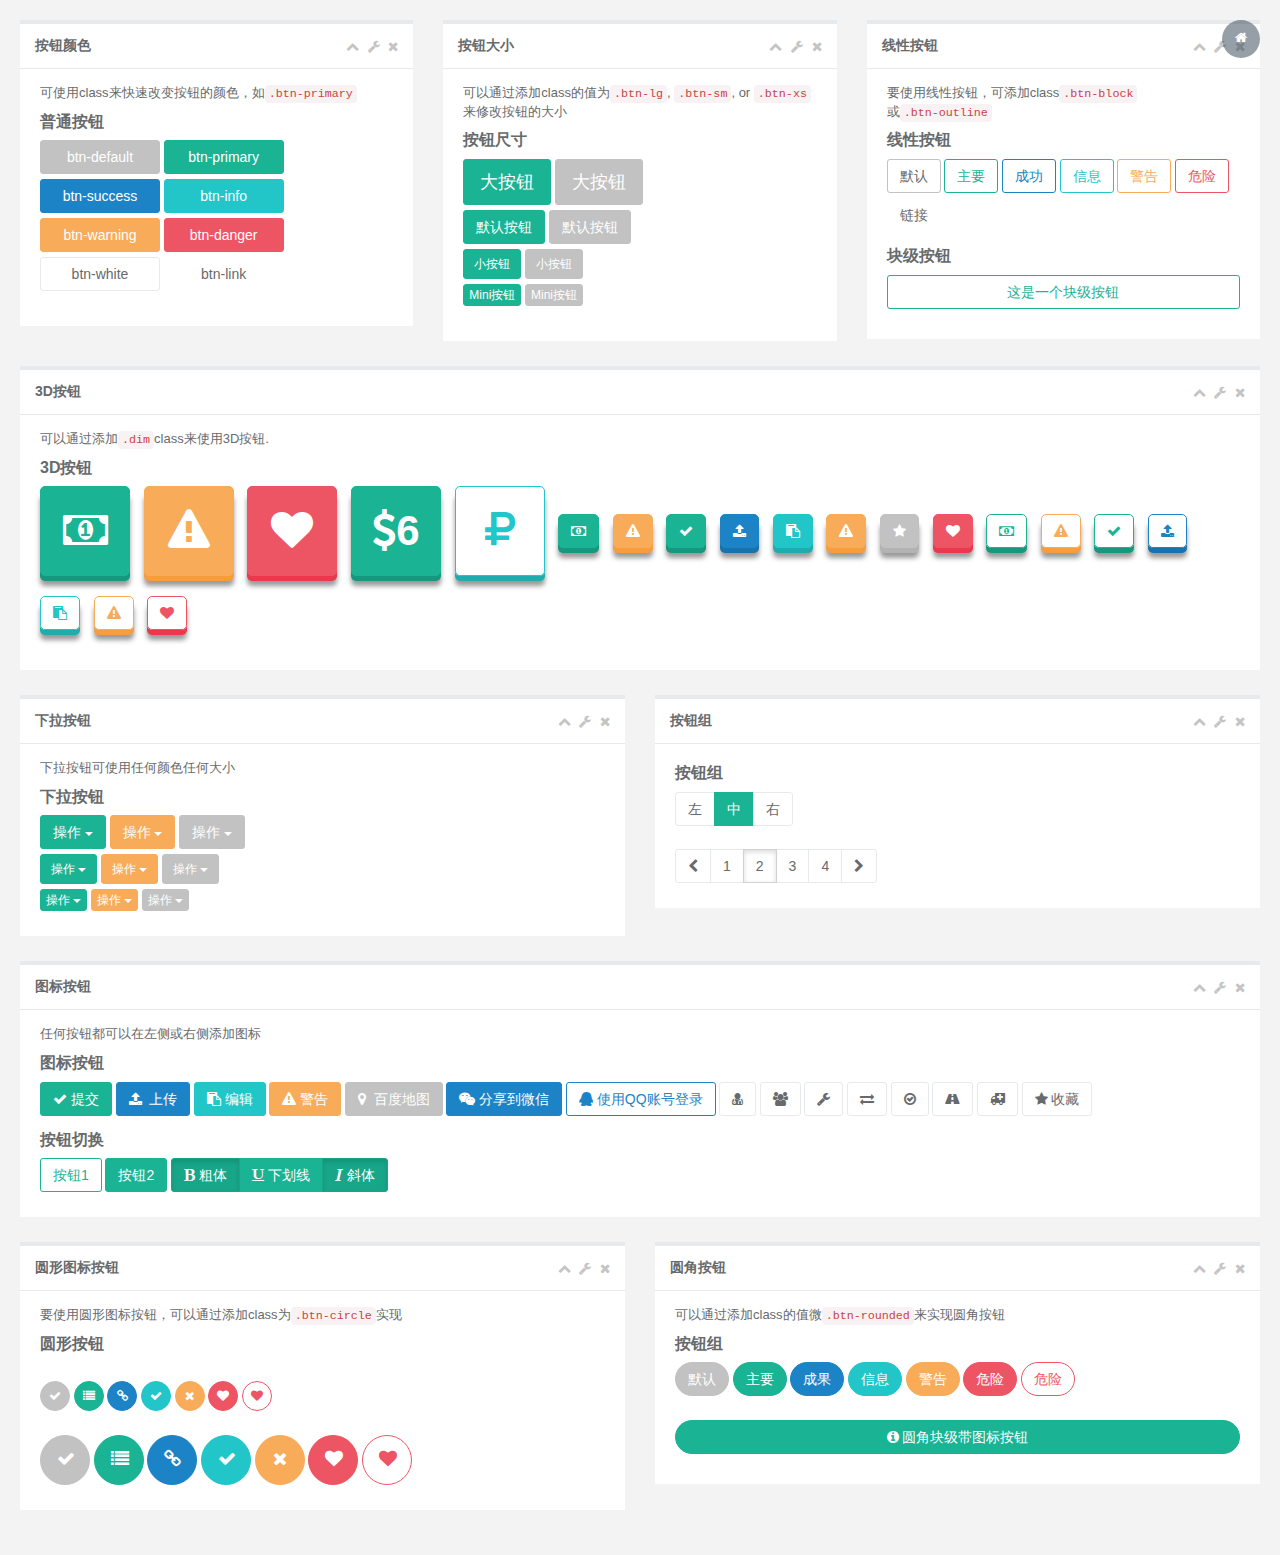
<file: src/main/webapp/view/template/buttons.html>
<!DOCTYPE html>
<html>


<!-- Mirrored from www.zi-han.net/theme/hplus/buttons.html by HTTrack Website Copier/3.x [XR&CO'2014], Wed, 20 Jan 2016 14:19:53 GMT -->
<head>

    <meta charset="utf-8">
    <meta name="viewport" content="width=device-width, initial-scale=1.0">


    <title>H+ 后台主题UI框架 - 按钮</title>
    <meta name="keywords" content="H+后台主题,后台bootstrap框架,会员中心主题,后台HTML,响应式后台">
    <meta name="description" content="H+是一个完全响应式，基于Bootstrap3最新版本开发的扁平化主题，她采用了主流的左右两栏式布局，使用了Html5+CSS3等现代技术">

    <link rel="shortcut icon" href="favicon.ico"> <link href="css/bootstrap.min14ed.css?v=3.3.6" rel="stylesheet">
    <link href="css/font-awesome.min93e3.css?v=4.4.0" rel="stylesheet">

    <link href="css/animate.min.css" rel="stylesheet">
    <link href="css/style.min862f.css?v=4.1.0" rel="stylesheet">

</head>

<body class="gray-bg">
    <div class="row wrapper wrapper-content animated fadeInRight">
        <div class="col-sm-4">
            <div class="ibox float-e-margins">
                <div class="ibox-title">
                    <h5>按钮颜色</h5>
                    <div class="ibox-tools">
                        <a class="collapse-link">
                            <i class="fa fa-chevron-up"></i>
                        </a>
                        <a class="dropdown-toggle" data-toggle="dropdown" href="buttons.html#">
                            <i class="fa fa-wrench"></i>
                        </a>
                        <ul class="dropdown-menu dropdown-user">
                            <li><a href="buttons.html#">选项1</a>
                            </li>
                            <li><a href="buttons.html#">选项2</a>
                            </li>
                        </ul>
                        <a class="close-link">
                            <i class="fa fa-times"></i>
                        </a>
                    </div>
                </div>
                <div class="ibox-content">
                    <p>
                        可使用class来快速改变按钮的颜色，如<code>.btn-primary</code>
                    </p>

                    <h3 class="font-bold">
                            普通按钮
                        </h3>
                    <p>
                        <button type="button" class="btn btn-w-m btn-default">btn-default</button>
                        <button type="button" class="btn btn-w-m btn-primary">btn-primary</button>
                        <button type="button" class="btn btn-w-m btn-success">btn-success</button>
                        <button type="button" class="btn btn-w-m btn-info">btn-info</button>
                        <button type="button" class="btn btn-w-m btn-warning">btn-warning</button>
                        <button type="button" class="btn btn-w-m btn-danger">btn-danger</button>
                        <button type="button" class="btn btn-w-m btn-white">btn-white</button>
                        <button type="button" class="btn btn-w-m btn-link">btn-link</button>
                    </p>
                </div>
            </div>
        </div>
        <div class="col-sm-4">
            <div class="ibox float-e-margins">
                <div class="ibox-title">
                    <h5>按钮大小</h5>
                    <div class="ibox-tools">
                        <a class="collapse-link">
                            <i class="fa fa-chevron-up"></i>
                        </a>
                        <a class="dropdown-toggle" data-toggle="dropdown" href="buttons.html#">
                            <i class="fa fa-wrench"></i>
                        </a>
                        <ul class="dropdown-menu dropdown-user">
                            <li><a href="buttons.html#">选项1</a>
                            </li>
                            <li><a href="buttons.html#">选项2</a>
                            </li>
                        </ul>
                        <a class="close-link">
                            <i class="fa fa-times"></i>
                        </a>
                    </div>
                </div>
                <div class="ibox-content">
                    <p>
                        可以通过添加class的值为<code>.btn-lg</code>, <code>.btn-sm</code>, or <code>.btn-xs</code>来修改按钮的大小
                    </p>
                    <h3 class="font-bold">按钮尺寸</h3>
                    <p>
                        <button type="button" class="btn btn-primary btn-lg">大按钮</button>
                        <button type="button" class="btn btn-default btn-lg">大按钮</button>
                        <br/>
                        <button type="button" class="btn btn-primary">默认按钮</button>
                        <button type="button" class="btn btn-default">默认按钮</button>
                        <br/>
                        <button type="button" class="btn btn-primary btn-sm">小按钮</button>
                        <button type="button" class="btn btn-default btn-sm">小按钮</button>
                        <br/>
                        <button type="button" class="btn btn-primary btn-xs">Mini按钮</button>
                        <button type="button" class="btn btn-default btn-xs">Mini按钮</button>
                    </p>
                </div>
            </div>
        </div>
        <div class="col-sm-4">
            <div class="ibox float-e-margins">
                <div class="ibox-title">
                    <h5>线性按钮</h5>
                    <div class="ibox-tools">
                        <a class="collapse-link">
                            <i class="fa fa-chevron-up"></i>
                        </a>
                        <a class="dropdown-toggle" data-toggle="dropdown" href="buttons.html#">
                            <i class="fa fa-wrench"></i>
                        </a>
                        <ul class="dropdown-menu dropdown-user">
                            <li><a href="buttons.html#">选项1</a>
                            </li>
                            <li><a href="buttons.html#">选项2</a>
                            </li>
                        </ul>
                        <a class="close-link">
                            <i class="fa fa-times"></i>
                        </a>
                    </div>
                </div>
                <div class="ibox-content">
                    <p>
                        要使用线性按钮，可添加class<code>.btn-block</code>或<code>.btn-outline</code>
                    </p>

                    <h3 class="font-bold">线性按钮</h3>
                    <p>
                        <button type="button" class="btn btn-outline btn-default">默认</button>
                        <button type="button" class="btn btn-outline btn-primary">主要</button>
                        <button type="button" class="btn btn-outline btn-success">成功</button>
                        <button type="button" class="btn btn-outline btn-info">信息</button>
                        <button type="button" class="btn btn-outline btn-warning">警告</button>
                        <button type="button" class="btn btn-outline btn-danger">危险</button>
                        <button type="button" class="btn btn-outline btn-link">链接</button>
                    </p>
                    <h3 class="font-bold">块级按钮</h3>
                    <p>
                        <button type="button" class="btn btn-block btn-outline btn-primary">这是一个块级按钮</button>
                    </p>
                </div>
            </div>
        </div>
        <div class="col-sm-12">
            <div class="ibox float-e-margins">
                <div class="ibox-title">
                    <h5>3D按钮</h5>
                    <div class="ibox-tools">
                        <a class="collapse-link">
                            <i class="fa fa-chevron-up"></i>
                        </a>
                        <a class="dropdown-toggle" data-toggle="dropdown" href="buttons.html#">
                            <i class="fa fa-wrench"></i>
                        </a>
                        <ul class="dropdown-menu dropdown-user">
                            <li><a href="buttons.html#">选项1</a>
                            </li>
                            <li><a href="buttons.html#">选项2</a>
                            </li>
                        </ul>
                        <a class="close-link">
                            <i class="fa fa-times"></i>
                        </a>
                    </div>
                </div>
                <div class="ibox-content">
                    <p>
                        可以通过添加<code>.dim</code>class来使用3D按钮.
                    </p>
                    <h3 class="font-bold">3D按钮</h3>

                    <button class="btn btn-primary dim btn-large-dim" type="button"><i class="fa fa-money"></i>
                    </button>
                    <button class="btn btn-warning dim btn-large-dim" type="button"><i class="fa fa-warning"></i>
                    </button>
                    <button class="btn btn-danger  dim btn-large-dim" type="button"><i class="fa fa-heart"></i>
                    </button>
                    <button class="btn btn-primary  dim btn-large-dim" type="button"><i class="fa fa-dollar"></i>6</button>
                    <button class="btn btn-info  dim btn-large-dim btn-outline" type="button"><i class="fa fa-ruble"></i>
                    </button>
                    <button class="btn btn-primary dim" type="button"><i class="fa fa-money"></i>
                    </button>
                    <button class="btn btn-warning dim" type="button"><i class="fa fa-warning"></i>
                    </button>
                    <button class="btn btn-primary dim" type="button"><i class="fa fa-check"></i>
                    </button>
                    <button class="btn btn-success  dim" type="button"><i class="fa fa-upload"></i>
                    </button>
                    <button class="btn btn-info  dim" type="button"><i class="fa fa-paste"></i>
                    </button>
                    <button class="btn btn-warning  dim" type="button"><i class="fa fa-warning"></i>
                    </button>
                    <button class="btn btn-default  dim " type="button"><i class="fa fa-star"></i>
                    </button>
                    <button class="btn btn-danger  dim " type="button"><i class="fa fa-heart"></i>
                    </button>

                    <button class="btn btn-outline btn-primary dim" type="button"><i class="fa fa-money"></i>
                    </button>
                    <button class="btn btn-outline btn-warning dim" type="button"><i class="fa fa-warning"></i>
                    </button>
                    <button class="btn btn-outline btn-primary dim" type="button"><i class="fa fa-check"></i>
                    </button>
                    <button class="btn btn-outline btn-success  dim" type="button"><i class="fa fa-upload"></i>
                    </button>
                    <button class="btn btn-outline btn-info  dim" type="button"><i class="fa fa-paste"></i>
                    </button>
                    <button class="btn btn-outline btn-warning  dim" type="button"><i class="fa fa-warning"></i>
                    </button>
                    <button class="btn btn-outline btn-danger  dim " type="button"><i class="fa fa-heart"></i>
                    </button>

                </div>
            </div>
        </div>
        <div class="col-sm-12">
            <div class="row">
                <div class="col-sm-6">
                    <div class="ibox float-e-margins">
                        <div class="ibox-title">
                            <h5>下拉按钮</h5>
                            <div class="ibox-tools">
                                <a class="collapse-link">
                                    <i class="fa fa-chevron-up"></i>
                                </a>
                                <a class="dropdown-toggle" data-toggle="dropdown" href="buttons.html#">
                                    <i class="fa fa-wrench"></i>
                                </a>
                                <ul class="dropdown-menu dropdown-user">
                                    <li><a href="buttons.html#">选项1</a>
                                    </li>
                                    <li><a href="buttons.html#">选项2</a>
                                    </li>
                                </ul>
                                <a class="close-link">
                                    <i class="fa fa-times"></i>
                                </a>
                            </div>
                        </div>
                        <div class="ibox-content">
                            <p>
                                下拉按钮可使用任何颜色任何大小
                            </p>

                            <h3 class="font-bold">下拉按钮</h3>
                            <div class="btn-group">
                                <button data-toggle="dropdown" class="btn btn-primary dropdown-toggle">操作 <span class="caret"></span>
                                </button>
                                <ul class="dropdown-menu">
                                    <li><a href="buttons.html#">置顶</a>
                                    </li>
                                    <li><a href="buttons.html#" class="font-bold">修改</a>
                                    </li>
                                    <li><a href="buttons.html#">禁用</a>
                                    </li>
                                    <li class="divider"></li>
                                    <li><a href="buttons.html#">删除</a>
                                    </li>
                                </ul>
                            </div>
                            <div class="btn-group">
                                <button data-toggle="dropdown" class="btn btn-warning dropdown-toggle">操作 <span class="caret"></span>
                                </button>
                                <ul class="dropdown-menu">
                                    <li><a href="buttons.html#">置顶</a>
                                    </li>
                                    <li><a href="buttons.html#">修改</a>
                                    </li>
                                    <li><a href="buttons.html#">禁用</a>
                                    </li>
                                    <li class="divider"></li>
                                    <li><a href="buttons.html#">删除</a>
                                    </li>
                                </ul>
                            </div>
                            <div class="btn-group">
                                <button data-toggle="dropdown" class="btn btn-default dropdown-toggle">操作 <span class="caret"></span>
                                </button>
                                <ul class="dropdown-menu">
                                    <li><a href="buttons.html#">置顶</a>
                                    </li>
                                    <li><a href="buttons.html#" class="font-bold">修改</a>
                                    </li>
                                    <li><a href="buttons.html#">禁用</a>
                                    </li>
                                    <li class="divider"></li>
                                    <li><a href="buttons.html#">删除</a>
                                    </li>
                                </ul>
                            </div>

                            <br/>
                            <div class="btn-group">
                                <button data-toggle="dropdown" class="btn btn-primary btn-sm dropdown-toggle">操作 <span class="caret"></span>
                                </button>
                                <ul class="dropdown-menu">
                                    <li><a href="buttons.html#">置顶</a>
                                    </li>
                                    <li><a href="buttons.html#" class="font-bold">修改</a>
                                    </li>
                                    <li><a href="buttons.html#">禁用</a>
                                    </li>
                                    <li class="divider"></li>
                                    <li><a href="buttons.html#">删除</a>
                                    </li>
                                </ul>
                            </div>
                            <div class="btn-group">
                                <button data-toggle="dropdown" class="btn btn-warning btn-sm dropdown-toggle">操作 <span class="caret"></span>
                                </button>
                                <ul class="dropdown-menu">
                                    <li><a href="buttons.html#">置顶</a>
                                    </li>
                                    <li><a href="buttons.html#" class="font-bold">修改</a>
                                    </li>
                                    <li><a href="buttons.html#">禁用</a>
                                    </li>
                                    <li class="divider"></li>
                                    <li><a href="buttons.html#">删除</a>
                                    </li>
                                </ul>
                            </div>
                            <div class="btn-group">
                                <button data-toggle="dropdown" class="btn btn-default btn-sm dropdown-toggle">操作 <span class="caret"></span>
                                </button>
                                <ul class="dropdown-menu">
                                    <li><a href="buttons.html#">置顶</a>
                                    </li>
                                    <li><a href="buttons.html#" class="font-bold">修改</a>
                                    </li>
                                    <li><a href="buttons.html#">禁用</a>
                                    </li>
                                    <li class="divider"></li>
                                    <li><a href="buttons.html#">删除</a>
                                    </li>
                                </ul>
                            </div>
                            <br/>
                            <div class="btn-group">
                                <button data-toggle="dropdown" class="btn btn-primary btn-xs dropdown-toggle">操作 <span class="caret"></span>
                                </button>
                                <ul class="dropdown-menu">
                                    <li><a href="buttons.html#">置顶</a>
                                    </li>
                                    <li><a href="buttons.html#" class="font-bold">修改</a>
                                    </li>
                                    <li><a href="buttons.html#">禁用</a>
                                    </li>
                                    <li class="divider"></li>
                                    <li><a href="buttons.html#">删除</a>
                                    </li>
                                </ul>
                            </div>
                            <div class="btn-group">
                                <button data-toggle="dropdown" class="btn btn-warning btn-xs dropdown-toggle">操作 <span class="caret"></span>
                                </button>
                                <ul class="dropdown-menu">
                                    <li><a href="buttons.html#">置顶</a>
                                    </li>
                                    <li><a href="buttons.html#" class="font-bold">修改</a>
                                    </li>
                                    <li><a href="buttons.html#">禁用</a>
                                    </li>
                                    <li class="divider"></li>
                                    <li><a href="buttons.html#">删除</a>
                                    </li>
                                </ul>
                            </div>
                            <div class="btn-group">
                                <button data-toggle="dropdown" class="btn btn-default btn-xs dropdown-toggle">操作 <span class="caret"></span>
                                </button>
                                <ul class="dropdown-menu">
                                    <li><a href="buttons.html#">置顶</a>
                                    </li>
                                    <li><a href="buttons.html#" class="font-bold">修改</a>
                                    </li>
                                    <li><a href="buttons.html#">禁用</a>
                                    </li>
                                    <li class="divider"></li>
                                    <li><a href="buttons.html#">删除</a>
                                    </li>
                                </ul>
                            </div>
                        </div>
                    </div>
                </div>
                <div class="col-sm-6">
                    <div class="ibox float-e-margins">
                        <div class="ibox-title">
                            <h5>按钮组</h5>
                            <div class="ibox-tools">
                                <a class="collapse-link">
                                    <i class="fa fa-chevron-up"></i>
                                </a>
                                <a class="dropdown-toggle" data-toggle="dropdown" href="buttons.html#">
                                    <i class="fa fa-wrench"></i>
                                </a>
                                <ul class="dropdown-menu dropdown-user">
                                    <li><a href="buttons.html#">选项1</a>
                                    </li>
                                    <li><a href="buttons.html#">选项2</a>
                                    </li>
                                </ul>
                                <a class="close-link">
                                    <i class="fa fa-times"></i>
                                </a>
                            </div>
                        </div>
                        <div class="ibox-content">

                            <h3 class="font-bold">按钮组</h3>
                            <div class="btn-group">
                                <button class="btn btn-white" type="button">左</button>
                                <button class="btn btn-primary" type="button">中</button>
                                <button class="btn btn-white" type="button">右</button>
                            </div>
                            <br/>
                            <br/>
                            <div class="btn-group">
                                <button type="button" class="btn btn-white"><i class="fa fa-chevron-left"></i>
                                </button>
                                <button class="btn btn-white">1</button>
                                <button class="btn btn-white  active">2</button>
                                <button class="btn btn-white">3</button>
                                <button class="btn btn-white">4</button>
                                <button type="button" class="btn btn-white"><i class="fa fa-chevron-right"></i>
                                </button>
                            </div>
                        </div>
                    </div>
                </div>
            </div>
            <div class="ibox float-e-margins">
                <div class="ibox-title">
                    <h5>图标按钮 </h5>
                    <div class="ibox-tools">
                        <a class="collapse-link">
                            <i class="fa fa-chevron-up"></i>
                        </a>
                        <a class="dropdown-toggle" data-toggle="dropdown" href="buttons.html#">
                            <i class="fa fa-wrench"></i>
                        </a>
                        <ul class="dropdown-menu dropdown-user">
                            <li><a href="buttons.html#">选项1</a>
                            </li>
                            <li><a href="buttons.html#">选项2</a>
                            </li>
                        </ul>
                        <a class="close-link">
                            <i class="fa fa-times"></i>
                        </a>
                    </div>
                </div>
                <div class="ibox-content">
                    <p>
                        任何按钮都可以在左侧或右侧添加图标
                    </p>

                    <h3 class="font-bold">图标按钮</h3>
                    <p>
                        <button class="btn btn-primary " type="button"><i class="fa fa-check"></i>&nbsp;提交</button>
                        <button class="btn btn-success " type="button"><i class="fa fa-upload"></i>&nbsp;&nbsp;<span class="bold">上传</span>
                        </button>
                        <button class="btn btn-info " type="button"><i class="fa fa-paste"></i> 编辑</button>
                        <button class="btn btn-warning " type="button"><i class="fa fa-warning"></i> <span class="bold">警告</span>
                        </button>
                        <button class="btn btn-default " type="button"><i class="fa fa-map-marker"></i>&nbsp;&nbsp;百度地图</button>

                        <a class="btn btn-success">
                            <i class="fa fa-weixin"> </i> 分享到微信
                        </a>
                        <a class="btn btn-success btn-outline">
                            <i class="fa fa-qq"> </i> 使用QQ账号登录
                        </a>
                        <a class="btn btn-white btn-bitbucket">
                            <i class="fa fa-user-md"></i>
                        </a>
                        <a class="btn btn-white btn-bitbucket">
                            <i class="fa fa-group"></i>
                        </a>
                        <a class="btn btn-white btn-bitbucket">
                            <i class="fa fa-wrench"></i>
                        </a>
                        <a class="btn btn-white btn-bitbucket">
                            <i class="fa fa-exchange"></i>
                        </a>
                        <a class="btn btn-white btn-bitbucket">
                            <i class="fa fa-check-circle-o"></i>
                        </a>
                        <a class="btn btn-white btn-bitbucket">
                            <i class="fa fa-road"></i>
                        </a>
                        <a class="btn btn-white btn-bitbucket">
                            <i class="fa fa-ambulance"></i>
                        </a>
                        <a class="btn btn-white btn-bitbucket">
                            <i class="fa fa-star"></i> 收藏
                        </a>
                    </p>

                    <h3 class="font-bold">按钮切换</h3>
                    <button data-toggle="button" class="btn btn-primary btn-outline" type="button">按钮1</button>
                    <button data-toggle="button" class="btn btn-primary" type="button">按钮2</button>
                    <div data-toggle="buttons-checkbox" class="btn-group">
                        <button class="btn btn-primary active" type="button"><i class="fa fa-bold"></i> 粗体</button>
                        <button class="btn btn-primary" type="button"><i class="fa fa-underline"></i> 下划线</button>
                        <button class="btn btn-primary active" type="button"><i class="fa fa-italic"></i> 斜体</button>
                    </div>
                </div>
            </div>
        </div>
        <div class="col-sm-12">
            <div class="row">
                <div class="col-sm-6">
                    <div class="ibox float-e-margins">
                        <div class="ibox-title">
                            <h5>圆形图标按钮</h5>
                            <div class="ibox-tools">
                                <a class="collapse-link">
                                    <i class="fa fa-chevron-up"></i>
                                </a>
                                <a class="dropdown-toggle" data-toggle="dropdown" href="buttons.html#">
                                    <i class="fa fa-wrench"></i>
                                </a>
                                <ul class="dropdown-menu dropdown-user">
                                    <li><a href="buttons.html#">选项1</a>
                                    </li>
                                    <li><a href="buttons.html#">选项2</a>
                                    </li>
                                </ul>
                                <a class="close-link">
                                    <i class="fa fa-times"></i>
                                </a>
                            </div>
                        </div>
                        <div class="ibox-content">
                            <p>
                                要使用圆形图标按钮，可以通过添加class为<code>.btn-circle</code>实现
                            </p>

                            <h3 class="font-bold">圆形按钮</h3>
                            <br/>
                            <button class="btn btn-default btn-circle" type="button"><i class="fa fa-check"></i>
                            </button>
                            <button class="btn btn-primary btn-circle" type="button"><i class="fa fa-list"></i>
                            </button>
                            <button class="btn btn-success btn-circle" type="button"><i class="fa fa-link"></i>
                            </button>
                            <button class="btn btn-info btn-circle" type="button"><i class="fa fa-check"></i>
                            </button>
                            <button class="btn btn-warning btn-circle" type="button"><i class="fa fa-times"></i>
                            </button>
                            <button class="btn btn-danger btn-circle" type="button"><i class="fa fa-heart"></i>
                            </button>
                            <button class="btn btn-danger btn-circle btn-outline" type="button"><i class="fa fa-heart"></i>
                            </button>
                            <br/>
                            <br/>
                            <button class="btn btn-default btn-circle btn-lg" type="button"><i class="fa fa-check"></i>
                            </button>
                            <button class="btn btn-primary btn-circle btn-lg" type="button"><i class="fa fa-list"></i>
                            </button>
                            <button class="btn btn-success btn-circle btn-lg" type="button"><i class="fa fa-link"></i>
                            </button>
                            <button class="btn btn-info btn-circle btn-lg" type="button"><i class="fa fa-check"></i>
                            </button>
                            <button class="btn btn-warning btn-circle btn-lg" type="button"><i class="fa fa-times"></i>
                            </button>
                            <button class="btn btn-danger btn-circle btn-lg" type="button"><i class="fa fa-heart"></i>
                            </button>
                            <button class="btn btn-danger btn-circle btn-lg btn-outline" type="button"><i class="fa fa-heart"></i>
                            </button>

                        </div>
                    </div>
                </div>
                <div class="col-sm-6">
                    <div class="ibox float-e-margins">
                        <div class="ibox-title">
                            <h5>圆角按钮</h5>
                            <div class="ibox-tools">
                                <a class="collapse-link">
                                    <i class="fa fa-chevron-up"></i>
                                </a>
                                <a class="dropdown-toggle" data-toggle="dropdown" href="buttons.html#">
                                    <i class="fa fa-wrench"></i>
                                </a>
                                <ul class="dropdown-menu dropdown-user">
                                    <li><a href="buttons.html#">选项1</a>
                                    </li>
                                    <li><a href="buttons.html#">选项2</a>
                                    </li>
                                </ul>
                                <a class="close-link">
                                    <i class="fa fa-times"></i>
                                </a>
                            </div>
                        </div>
                        <div class="ibox-content">
                            <p>
                                可以通过添加class的值微<code>.btn-rounded</code>来实现圆角按钮
                            </p>

                            <h3 class="font-bold">按钮组</h3>
                            <p>
                                <a class="btn btn-default btn-rounded" href="buttons.html#">默认</a>
                                <a class="btn btn-primary btn-rounded" href="buttons.html#">主要</a>
                                <a class="btn btn-success btn-rounded" href="buttons.html#">成果</a>
                                <a class="btn btn-info btn-rounded" href="buttons.html#">信息</a>
                                <a class="btn btn-warning btn-rounded" href="buttons.html#">警告</a>
                                <a class="btn btn-danger btn-rounded" href="buttons.html#">危险</a>
                                <a class="btn btn-danger btn-rounded btn-outline" href="buttons.html#">危险</a>
                                <br/>
                                <br/>
                                <a class="btn btn-primary btn-rounded btn-block" href="buttons.html#"><i class="fa fa-info-circle"></i> 圆角块级带图标按钮</a>
                            </p>
                        </div>
                    </div>
                </div>

            </div>
        </div>
    </div>
    <script src="js/jquery.min.js?v=2.1.4"></script>
    <script src="js/bootstrap.min.js?v=3.3.6"></script>
    <script src="js/content.min.js?v=1.0.0"></script>
    <script type="text/javascript" src="http://tajs.qq.com/stats?sId=9051096" charset="UTF-8"></script>
</body>


<!-- Mirrored from www.zi-han.net/theme/hplus/buttons.html by HTTrack Website Copier/3.x [XR&CO'2014], Wed, 20 Jan 2016 14:19:53 GMT -->
</html>
</file>
<file: src/main/webapp/view/template/css/style.min862f.css>
h1,h2,h3,h4,h5,h6{font-weight:100}h1{font-size:30px}h2{font-size:24px}h3{font-size:16px}h4{font-size:14px}h5{font-size:12px}h6{font-size:10px}h3,h4,h5{margin-top:5px;font-weight:600}a:focus{outline:0}.nav>li>a{color:#a7b1c2;font-weight:600;padding:14px 20px 14px 25px}.nav li>a{display:block}.nav.navbar-right>li>a{color:#999c9e}.nav>li.active>a{color:#fff}.navbar-default .nav>li>a:focus,.navbar-default .nav>li>a:hover{background-color:#293846;color:#fff}.nav .open>a,.nav .open>a:focus,.nav .open>a:hover{background:#fff}.nav>li>a i{margin-right:6px}.navbar{border:0}.navbar-default{background-color:transparent;border-color:#2f4050;position:relative}.navbar-top-links li{display:inline-block}.navbar-top-links li:last-child{margin-right:30px}body.body-small .navbar-top-links li:last-child{margin-right:10px}.navbar-top-links li a{padding:20px 10px;min-height:50px}.dropdown-menu{border:medium none;display:none;float:left;font-size:12px;left:0;list-style:none outside none;padding:0;position:absolute;text-shadow:none;top:100%;z-index:1000;border-radius:0;box-shadow:0 0 3px rgba(86,96,117,.3)}.dropdown-menu>li>a{border-radius:3px;color:inherit;line-height:25px;margin:4px;text-align:left;font-weight:400}.dropdown-menu>li>a.font-bold{font-weight:600}.navbar-top-links .dropdown-menu li{display:block}.navbar-top-links .dropdown-menu li:last-child{margin-right:0}.navbar-top-links .dropdown-menu li a{padding:3px 20px;min-height:0}.navbar-top-links .dropdown-menu li a div{white-space:normal}.navbar-top-links .dropdown-alerts,.navbar-top-links .dropdown-messages,.navbar-top-links .dropdown-tasks{width:310px;min-width:0}.navbar-top-links .dropdown-messages{margin-left:5px}.navbar-top-links .dropdown-tasks{margin-left:-59px}.navbar-top-links .dropdown-alerts{margin-left:-123px}.navbar-top-links .dropdown-user{right:0;left:auto}.dropdown-alerts,.dropdown-messages{padding:10px}.dropdown-alerts li a,.dropdown-messages li a{font-size:12px}.dropdown-alerts li em,.dropdown-messages li em{font-size:10px}.nav.navbar-top-links .dropdown-alerts a{font-size:12px}.nav-header{padding:33px 25px;background:url(patterns/header-profile.png) no-repeat}.nav>li.active{border-left:4px solid #19aa8d;background:#293846}.nav.nav-second-level>li.active{border:none}.nav.nav-second-level.collapse[style]{height:auto!important}.nav-header a{color:#DFE4ED}.nav-header .text-muted{color:#8095a8}.minimalize-styl-2{padding:4px 12px;margin:14px 5px 5px 20px;font-size:14px;float:left}.navbar-form-custom{float:left;height:50px;padding:0;width:200px;display:inline-table}.navbar-form-custom .form-group{margin-bottom:0}.nav.navbar-top-links a{font-size:14px}.navbar-form-custom .form-control{background:none repeat scroll 0 0 rgba(0,0,0,0);border:medium none;font-size:14px;height:60px;margin:0;z-index:2000}.count-info .label{line-height:12px;padding:1px 5px;position:absolute;right:6px;top:12px}.arrow{float:right;margin-top:2px}.fa.arrow:before{content:"\f104"}.active>a>.fa.arrow:before{content:"\f107"}.nav-second-level li,.nav-third-level li{border-bottom:none!important}.nav-second-level li a{padding:7px 15px 7px 10px;padding-left:52px}.nav-third-level li a{padding-left:62px}.nav-second-level li:last-child{margin-bottom:10px}.mini-navbar .nav li:focus>.nav-second-level,body:not(.fixed-sidebar):not(.canvas-menu).mini-navbar .nav li:hover>.nav-second-level{display:block;border-radius:0 2px 2px 0;min-width:140px;height:auto}body.mini-navbar .navbar-default .nav>li>.nav-second-level li a{font-size:12px;border-radius:0 2px 2px 0}.fixed-nav .slimScrollDiv #side-menu{padding-bottom:60px;position:relative}.slimScrollDiv >*{overflow:hidden}.mini-navbar .nav-second-level li a{padding:10px 10px 10px 15px}.canvas-menu.mini-navbar .nav-second-level{background:#293846}.mini-navbar li.active .nav-second-level{left:65px}.navbar-default .special_link a{background:#1ab394;color:#fff}.navbar-default .special_link a:hover{background:#17987e!important;color:#fff}.navbar-default .special_link a span.label{background:#fff;color:#1ab394}.navbar-default .landing_link a{background:#1cc09f;color:#fff}.navbar-default .landing_link a:hover{background:#1ab394!important;color:#fff}.navbar-default .landing_link a span.label{background:#fff;color:#1cc09f}.logo-element{text-align:center;font-size:18px;font-weight:600;color:#fff;display:none;padding:18px 0}.pace-done #page-wrapper,.pace-done .footer,.pace-done .nav-header,.pace-done .navbar-static-side,.pace-done li.active{-webkit-transition:all .5s;transition:all .5s}.navbar-fixed-top{-webkit-transition-duration:.5s;transition-duration:.5s;z-index:2030}.navbar-fixed-top,.navbar-static-top{background:#f3f3f4}.fixed-nav #wrapper{padding-top:60px;box-sizing:border-box}.fixed-nav .minimalize-styl-2{margin:14px 5px 5px 15px}.body-small .navbar-fixed-top{margin-left:0}body.mini-navbar .navbar-static-side{width:70px}body.mini-navbar .nav-label,body.mini-navbar .navbar-default .nav li a span,body.mini-navbar .profile-element{display:none}body.canvas-menu .profile-element{display:block}body:not(.fixed-sidebar):not(.canvas-menu).mini-navbar .nav-second-level{display:none}body.mini-navbar .navbar-default .nav>li>a{font-size:16px}body.mini-navbar .logo-element{display:block}body.canvas-menu .logo-element{display:none}body.mini-navbar .nav-header{padding:0;background-color:#1ab394}body.canvas-menu .nav-header{padding:33px 25px}body.mini-navbar #page-wrapper{margin:0 0 0 70px}body.canvas-menu.mini-navbar #page-wrapper,body.canvas-menu.mini-navbar .footer{margin:0}body.canvas-menu .navbar-static-side,body.fixed-sidebar .navbar-static-side{position:fixed;width:220px;z-index:2001;height:100%}body.fixed-sidebar.mini-navbar .navbar-static-side{width:70px}body.body-small.fixed-sidebar.mini-navbar #page-wrapper,body.fixed-sidebar.mini-navbar #page-wrapper{margin:0 0 0 70px}body.body-small.fixed-sidebar.mini-navbar .navbar-static-side{width:70px}.fixed-sidebar.mini-navbar .nav li> .nav-second-level{display:none}.fixed-sidebar.mini-navbar .nav li.active{border-left-width:0}.canvas-menu.mini-navbar .nav li:hover>.nav-second-level,.fixed-sidebar.mini-navbar .nav li:hover>.nav-second-level{position:absolute;left:70px;top:0;background-color:#2f4050;padding:10px 10px 0;font-size:12px;display:block;min-width:140px;border-radius:2px}body.fixed-sidebar.mini-navbar .navbar-default .nav>li>.nav-second-level li a{font-size:12px;border-radius:3px}body.canvas-menu.mini-navbar .navbar-default .nav>li>.nav-second-level li a{font-size:13px;border-radius:3px}.canvas-menu.mini-navbar .nav-second-level li a,.fixed-sidebar.mini-navbar .nav-second-level li a{padding:10px 10px 10px 15px}.canvas-menu.mini-navbar .nav-second-level,.fixed-sidebar.mini-navbar .nav-second-level{position:relative;padding:0;font-size:13px}.canvas-menu.mini-navbar li.active .nav-second-level,.fixed-sidebar.mini-navbar li.active .nav-second-level{left:0}body.canvas-menu nav.navbar-static-side{z-index:2001;background:#2f4050;height:100%;position:fixed;display:none}body.canvas-menu.mini-navbar nav.navbar-static-side{display:block;width:70px}.top-navigation #page-wrapper{margin-left:0}.top-navigation .navbar-nav .dropdown-menu>.active>a{background:#fff;color:#1ab394;font-weight:700}.white-bg .navbar-fixed-top,.white-bg .navbar-static-top{background:#fff}.top-navigation .navbar{margin-bottom:0}.top-navigation .nav>li>a{padding:15px 20px;color:#676a6c}.top-navigation .nav>li a:focus,.top-navigation .nav>li a:hover{background:#fff;color:#1ab394}.top-navigation .nav>li.active{background:#fff;border:none}.top-navigation .nav>li.active>a{color:#1ab394}.top-navigation .navbar-right{padding-right:10px}.top-navigation .navbar-nav .dropdown-menu{box-shadow:none;border:1px solid #e7eaec}.top-navigation .dropdown-menu>li>a{margin:0;padding:7px 20px}.navbar .dropdown-menu{margin-top:0}.top-navigation .navbar-brand{background:#1ab394;color:#fff;padding:15px 25px}.top-navigation .navbar-top-links li:last-child{margin-right:0}.body-small.fixed-sidebar.mini-navbar .top-navigation #page-wrapper,.canvas-menu #page-wrapper,.mini-navbar .top-navigation #page-wrapper,.top-navigation.body-small.fixed-sidebar.mini-navbar #page-wrapper,.top-navigation.mini-navbar #page-wrapper{margin:0}.fixed-nav #wrapper.top-navigation,.top-navigation.fixed-nav #wrapper{margin-top:50px}.top-navigation .footer.fixed{margin-left:0!important}.top-navigation .wrapper.wrapper-content{padding:40px}.body-small .top-navigation .wrapper.wrapper-content,.top-navigation.body-small .wrapper.wrapper-content{padding:40px 0}.navbar-toggle{color:#fff;padding:6px 12px;font-size:14px}.top-navigation .navbar-nav .open .dropdown-menu .dropdown-header,.top-navigation .navbar-nav .open .dropdown-menu>li>a{padding:10px 15px 10px 20px}@media (max-width:768px){.top-navigation .navbar-header{display:block;float:none}}.menu-visible-lg,.menu-visible-md{display:none!important}@media (min-width:1200px){.menu-visible-lg{display:block!important}}@media (min-width:992px){.menu-visible-md{display:block!important}}@media (max-width:767px){.menu-visible-lg,.menu-visible-md{display:block!important}}.btn{border-radius:3px}.float-e-margins .btn{margin-bottom:5px}.btn-w-m{min-width:120px}.btn-primary.btn-outline{color:#1ab394}.btn-success.btn-outline{color:#1c84c6}.btn-info.btn-outline{color:#23c6c8}.btn-warning.btn-outline{color:#f8ac59}.btn-danger.btn-outline{color:#ed5565}.btn-danger.btn-outline:hover,.btn-info.btn-outline:hover,.btn-primary.btn-outline:hover,.btn-success.btn-outline:hover,.btn-warning.btn-outline:hover{color:#fff}.btn-primary{background-color:#1ab394;border-color:#1ab394;color:#FFF}.btn-primary.active,.btn-primary:active,.btn-primary:focus,.btn-primary:hover,.open .dropdown-toggle.btn-primary{background-color:#18a689;border-color:#18a689;color:#FFF}.btn-primary.active,.btn-primary:active,.open .dropdown-toggle.btn-primary{background-image:none}.btn-primary.active[disabled],.btn-primary.disabled,.btn-primary.disabled.active,.btn-primary.disabled:active,.btn-primary.disabled:focus,.btn-primary.disabled:hover,.btn-primary[disabled],.btn-primary[disabled]:active,.btn-primary[disabled]:focus,.btn-primary[disabled]:hover,fieldset[disabled] .btn-primary,fieldset[disabled] .btn-primary.active,fieldset[disabled] .btn-primary:active,fieldset[disabled] .btn-primary:focus,fieldset[disabled] .btn-primary:hover{background-color:#1dc5a3;border-color:#1dc5a3}.btn-success{background-color:#1c84c6;border-color:#1c84c6;color:#FFF}.btn-success.active,.btn-success:active,.btn-success:focus,.btn-success:hover,.open .dropdown-toggle.btn-success{background-color:#1a7bb9;border-color:#1a7bb9;color:#FFF}.btn-success.active,.btn-success:active,.open .dropdown-toggle.btn-success{background-image:none}.btn-success.active[disabled],.btn-success.disabled,.btn-success.disabled.active,.btn-success.disabled:active,.btn-success.disabled:focus,.btn-success.disabled:hover,.btn-success[disabled],.btn-success[disabled]:active,.btn-success[disabled]:focus,.btn-success[disabled]:hover,fieldset[disabled] .btn-success,fieldset[disabled] .btn-success.active,fieldset[disabled] .btn-success:active,fieldset[disabled] .btn-success:focus,fieldset[disabled] .btn-success:hover{background-color:#1f90d8;border-color:#1f90d8}.btn-info{background-color:#23c6c8;border-color:#23c6c8;color:#FFF}.btn-info.active,.btn-info:active,.btn-info:focus,.btn-info:hover,.open .dropdown-toggle.btn-info{background-color:#21b9bb;border-color:#21b9bb;color:#FFF}.btn-info.active,.btn-info:active,.open .dropdown-toggle.btn-info{background-image:none}.btn-info.active[disabled],.btn-info.disabled,.btn-info.disabled.active,.btn-info.disabled:active,.btn-info.disabled:focus,.btn-info.disabled:hover,.btn-info[disabled],.btn-info[disabled]:active,.btn-info[disabled]:focus,.btn-info[disabled]:hover,fieldset[disabled] .btn-info,fieldset[disabled] .btn-info.active,fieldset[disabled] .btn-info:active,fieldset[disabled] .btn-info:focus,fieldset[disabled] .btn-info:hover{background-color:#26d7d9;border-color:#26d7d9}.btn-default{background-color:#c2c2c2;border-color:#c2c2c2;color:#FFF}.btn-default.active,.btn-default:active,.btn-default:focus,.btn-default:hover,.open .dropdown-toggle.btn-default{background-color:#bababa;border-color:#bababa;color:#FFF}.btn-default.active,.btn-default:active,.open .dropdown-toggle.btn-default{background-image:none}.btn-default.active[disabled],.btn-default.disabled,.btn-default.disabled.active,.btn-default.disabled:active,.btn-default.disabled:focus,.btn-default.disabled:hover,.btn-default[disabled],.btn-default[disabled]:active,.btn-default[disabled]:focus,.btn-default[disabled]:hover,fieldset[disabled] .btn-default,fieldset[disabled] .btn-default.active,fieldset[disabled] .btn-default:active,fieldset[disabled] .btn-default:focus,fieldset[disabled] .btn-default:hover{background-color:#ccc;border-color:#ccc}.btn-warning{background-color:#f8ac59;border-color:#f8ac59;color:#FFF}.btn-warning.active,.btn-warning:active,.btn-warning:focus,.btn-warning:hover,.open .dropdown-toggle.btn-warning{background-color:#f7a54a;border-color:#f7a54a;color:#FFF}.btn-warning.active,.btn-warning:active,.open .dropdown-toggle.btn-warning{background-image:none}.btn-warning.active[disabled],.btn-warning.disabled,.btn-warning.disabled.active,.btn-warning.disabled:active,.btn-warning.disabled:focus,.btn-warning.disabled:hover,.btn-warning[disabled],.btn-warning[disabled]:active,.btn-warning[disabled]:focus,.btn-warning[disabled]:hover,fieldset[disabled] .btn-warning,fieldset[disabled] .btn-warning.active,fieldset[disabled] .btn-warning:active,fieldset[disabled] .btn-warning:focus,fieldset[disabled] .btn-warning:hover{background-color:#f9b66d;border-color:#f9b66d}.btn-danger{background-color:#ed5565;border-color:#ed5565;color:#FFF}.btn-danger.active,.btn-danger:active,.btn-danger:focus,.btn-danger:hover,.open .dropdown-toggle.btn-danger{background-color:#ec4758;border-color:#ec4758;color:#FFF}.btn-danger.active,.btn-danger:active,.open .dropdown-toggle.btn-danger{background-image:none}.btn-danger.active[disabled],.btn-danger.disabled,.btn-danger.disabled.active,.btn-danger.disabled:active,.btn-danger.disabled:focus,.btn-danger.disabled:hover,.btn-danger[disabled],.btn-danger[disabled]:active,.btn-danger[disabled]:focus,.btn-danger[disabled]:hover,fieldset[disabled] .btn-danger,fieldset[disabled] .btn-danger.active,fieldset[disabled] .btn-danger:active,fieldset[disabled] .btn-danger:focus,fieldset[disabled] .btn-danger:hover{background-color:#ef6776;border-color:#ef6776}.btn-link{color:inherit}.btn-link.active,.btn-link:active,.btn-link:focus,.btn-link:hover,.open .dropdown-toggle.btn-link{color:#1ab394;text-decoration:none}.btn-link.active,.btn-link:active,.open .dropdown-toggle.btn-link{background-image:none}.btn-link.active[disabled],.btn-link.disabled,.btn-link.disabled.active,.btn-link.disabled:active,.btn-link.disabled:focus,.btn-link.disabled:hover,.btn-link[disabled],.btn-link[disabled]:active,.btn-link[disabled]:focus,.btn-link[disabled]:hover,fieldset[disabled] .btn-link,fieldset[disabled] .btn-link.active,fieldset[disabled] .btn-link:active,fieldset[disabled] .btn-link:focus,fieldset[disabled] .btn-link:hover{color:#cacaca}.btn-white{color:inherit;background:#fff;border:1px solid #e7eaec}.btn-white.active,.btn-white:active,.btn-white:focus,.btn-white:hover,.open .dropdown-toggle.btn-white{color:inherit;border:1px solid #d2d2d2}.btn-white.active,.btn-white:active{box-shadow:0 2px 5px rgba(0,0,0,.15)inset}.btn-white.active,.btn-white:active,.open .dropdown-toggle.btn-white{background-image:none}.btn-white.active[disabled],.btn-white.disabled,.btn-white.disabled.active,.btn-white.disabled:active,.btn-white.disabled:focus,.btn-white.disabled:hover,.btn-white[disabled],.btn-white[disabled]:active,.btn-white[disabled]:focus,.btn-white[disabled]:hover,fieldset[disabled] .btn-white,fieldset[disabled] .btn-white.active,fieldset[disabled] .btn-white:active,fieldset[disabled] .btn-white:focus,fieldset[disabled] .btn-white:hover{color:#cacaca}.form-control,.form-control:focus,.has-error .form-control:focus,.has-success .form-control:focus,.has-warning .form-control:focus,.navbar-collapse,.navbar-form,.navbar-form-custom .form-control:focus,.navbar-form-custom .form-control:hover,.open .btn.dropdown-toggle,.panel,.popover,.progress,.progress-bar{box-shadow:none}.btn-outline{color:inherit;background-color:transparent;-webkit-transition:all .5s;transition:all .5s}.btn-rounded{border-radius:50px}.btn-large-dim{width:90px;height:90px;font-size:42px}button.dim{display:inline-block;color:#fff;text-decoration:none;text-transform:uppercase;text-align:center;padding-top:6px;margin-right:10px;position:relative;cursor:pointer;border-radius:5px;font-weight:600;margin-bottom:20px!important}button.dim:active{top:3px}button.btn-primary.dim{box-shadow:inset 0 0 0 #16987e,0 5px 0 0 #16987e,0 10px 5px #999}button.btn-primary.dim:active{box-shadow:inset 0 0 0 #16987e,0 2px 0 0 #16987e,0 5px 3px #999}button.btn-default.dim{box-shadow:inset 0 0 0 #b3b3b3,0 5px 0 0 #b3b3b3,0 10px 5px #999}button.btn-default.dim:active{box-shadow:inset 0 0 0 #b3b3b3,0 2px 0 0 #b3b3b3,0 5px 3px #999}button.btn-warning.dim{box-shadow:inset 0 0 0 #f79d3c,0 5px 0 0 #f79d3c,0 10px 5px #999}button.btn-warning.dim:active{box-shadow:inset 0 0 0 #f79d3c,0 2px 0 0 #f79d3c,0 5px 3px #999}button.btn-info.dim{box-shadow:inset 0 0 0 #1eacae,0 5px 0 0 #1eacae,0 10px 5px #999}button.btn-info.dim:active{box-shadow:inset 0 0 0 #1eacae,0 2px 0 0 #1eacae,0 5px 3px #999}button.btn-success.dim{box-shadow:inset 0 0 0 #1872ab,0 5px 0 0 #1872ab,0 10px 5px #999}button.btn-success.dim:active{box-shadow:inset 0 0 0 #1872ab,0 2px 0 0 #1872ab,0 5px 3px #999}button.btn-danger.dim{box-shadow:inset 0 0 0 #ea394c,0 5px 0 0 #ea394c,0 10px 5px #999}button.btn-danger.dim:active{box-shadow:inset 0 0 0 #ea394c,0 2px 0 0 #ea394c,0 5px 3px #999}button.dim:before{font-size:50px;line-height:1em;font-weight:400;color:#fff;display:block;padding-top:10px}button.dim:active:before{top:7px;font-size:50px}.label{background-color:#d1dade;color:#5e5e5e;font-size:10px;font-weight:600;padding:3px 8px;text-shadow:none}.badge{background-color:#d1dade;color:#5e5e5e;font-size:11px;font-weight:600;padding-bottom:4px;padding-left:6px;padding-right:6px;text-shadow:none}.badge-primary,.label-primary{background-color:#1ab394;color:#FFF}.badge-success,.label-success{background-color:#1c84c6;color:#FFF}.badge-warning,.label-warning{background-color:#f8ac59;color:#FFF}.badge-warning-light,.label-warning-light{background-color:#f8ac59;color:#fff}.badge-danger,.label-danger{background-color:#ed5565;color:#FFF}.badge-info,.label-info{background-color:#23c6c8;color:#FFF}.badge-inverse,.label-inverse{background-color:#262626;color:#FFF}.badge-white,.label-white{background-color:#FFF;color:#5E5E5E}.badge-disable,.label-white{background-color:#2A2E36;color:#8B91A0}.chosen-container-single .chosen-single{background:#fff;box-shadow:none;-moz-box-sizing:border-box;background-color:#FFF;border:1px solid #CBD5DD;border-radius:2px;cursor:text;height:auto!important;margin:0;min-height:30px;overflow:hidden;padding:4px 12px;position:relative;width:100%}.chosen-container-multi .chosen-choices li.search-choice{background:#f1f1f1;border:1px solid #ededed;border-radius:2px;box-shadow:none;color:#333;cursor:default;line-height:13px;margin:3px 0 3px 5px;padding:3px 20px 3px 5px;position:relative}.pagination>.active>a,.pagination>.active>a:focus,.pagination>.active>a:hover,.pagination>.active>span,.pagination>.active>span:focus,.pagination>.active>span:hover{background-color:#f4f4f4;border-color:#DDD;color:inherit;cursor:default;z-index:2}.pagination>li>a,.pagination>li>span{background-color:#FFF;border:1px solid #DDD;color:inherit;float:left;line-height:1.42857;margin-left:-1px;padding:4px 10px;position:relative;text-decoration:none}.tooltip-inner{background-color:#2F4050}.tooltip.top .tooltip-arrow{border-top-color:#2F4050}.tooltip.right .tooltip-arrow{border-right-color:#2F4050}.tooltip.bottom .tooltip-arrow{border-bottom-color:#2F4050}.tooltip.left .tooltip-arrow{border-left-color:#2F4050}.easypiechart{position:relative;text-align:center}.easypiechart .h2{margin-left:10px;margin-top:10px;display:inline-block}.easypiechart canvas{top:0;left:0}.easypiechart .easypie-text{line-height:1;position:absolute;top:33px;width:100%;z-index:1}.easypiechart img{margin-top:-4px}.jqstooltip{box-sizing:content-box}.fc-state-default{background-color:#fff;background-image:none;background-repeat:repeat-x;box-shadow:none;color:#333;text-shadow:none;border:1px solid}.fc-button{color:inherit;border:1px solid #e7eaec;cursor:pointer;display:inline-block;height:1.9em;line-height:1.9em;overflow:hidden;padding:0 .6em;position:relative;white-space:nowrap}.fc-state-active{background-color:#1ab394;border-color:#1ab394;color:#fff}.fc-header-title h2{font-size:16px;font-weight:600;color:inherit}.fc-content .fc-widget-content,.fc-content .fc-widget-header{border-color:#e7eaec;font-weight:400}.fc-border-separate tbody{background-color:#F8F8F8}.fc-state-highlight{background:none repeat scroll 0 0 #FCF8E3}.external-event{padding:5px 10px;border-radius:2px;cursor:pointer;margin-bottom:5px}.fc-ltr .fc-event-hori.fc-event-end,.fc-rtl .fc-event-hori.fc-event-start{border-radius:2px}.fc-agenda .fc-event-time,.fc-event,.fc-event a{padding:4px 6px;background-color:#1ab394;border-color:#1ab394}.fc-event-time,.fc-event-title{color:#717171;padding:0 1px}.ui-calendar .fc-event-time,.ui-calendar .fc-event-title{color:#fff}.chat-activity-list .chat-element{border-bottom:1px solid #e7eaec}.chat-element:first-child{margin-top:0}.chat-element{padding-bottom:15px}.chat-element,.chat-element .media{margin-top:15px}.chat-element,.media-body{overflow:hidden}.media-body{display:block;width:auto}.chat-element>.pull-left{margin-right:10px}.chat-element img.img-circle,.dropdown-messages-box img.img-circle{width:38px;height:38px}.chat-element .well{border:1px solid #e7eaec;box-shadow:none;margin-top:10px;margin-bottom:5px;padding:10px 20px;font-size:11px;line-height:16px}.chat-element .actions{margin-top:10px}.chat-element .photos{margin:10px 0}.right.chat-element>.pull-right{margin-left:10px}.chat-photo{max-height:180px;border-radius:4px;overflow:hidden;margin-right:10px;margin-bottom:10px}.chat{margin:0;padding:0;list-style:none}.chat li{margin-bottom:10px;padding-bottom:5px;border-bottom:1px dotted #B3A9A9}.chat li.left .chat-body{margin-left:60px}.chat li.right .chat-body{margin-right:60px}.chat li .chat-body p{margin:0;color:#777}.chat .glyphicon,.panel .slidedown .glyphicon{margin-right:5px}.chat-panel .panel-body{height:350px;overflow-y:scroll}a.list-group-item.active,a.list-group-item.active:focus,a.list-group-item.active:hover{background-color:#1ab394;border-color:#1ab394;color:#FFF;z-index:2}.list-group-item-heading{margin-top:10px}.list-group-item-text{margin:0 0 10px;color:inherit;font-size:12px;line-height:inherit}.no-padding .list-group-item{border-left:none;border-right:none;border-bottom:none}.no-padding .list-group-item:first-child{border-left:none;border-right:none;border-bottom:none;border-top:none}.no-padding .list-group{margin-bottom:0}.list-group-item{background-color:inherit;border:1px solid #e7eaec;display:block;margin-bottom:-1px;padding:10px 15px;position:relative}.elements-list .list-group-item{border-left:none;border-right:none;padding:15px 25px}.elements-list .list-group-item:first-child{border-left:none;border-right:none;border-top:none!important}.elements-list .list-group{margin-bottom:0}.elements-list a{color:inherit}.elements-list .list-group-item.active,.elements-list .list-group-item:hover{background:#f3f3f4;color:inherit;border-color:#e7eaec;border-radius:0}.elements-list li.active{-webkit-transition:none;transition:none}.element-detail-box{padding:25px}.flot-chart{display:block;height:200px}.widget .flot-chart.dashboard-chart{display:block;height:120px;margin-top:40px}.flot-chart.dashboard-chart{display:block;height:180px;margin-top:40px}.flot-chart-content{width:100%;height:100%}.flot-chart-pie-content{width:200px;height:200px;margin:auto}.jqstooltip{position:absolute;display:block;left:0;top:0;visibility:hidden;background:#2b303a;background-color:rgba(43,48,58,.8);color:#fff;text-align:left;white-space:nowrap;z-index:10000;padding:5px;min-height:22px;border-radius:3px}.jqsfield{color:#fff;text-align:left}.h-200{min-height:200px}.legendLabel{padding-left:5px}.stat-list li:first-child{margin-top:0}.stat-list{list-style:none;padding:0;margin:0}.stat-percent{float:right}.stat-list li{margin-top:15px;position:relative}table.dataTable thead .sorting,table.dataTable thead .sorting_asc:after,table.dataTable thead .sorting_asc_disabled,table.dataTable thead .sorting_desc,table.dataTable thead .sorting_desc_disabled{background:0 0}table.dataTable thead .sorting_asc:after{float:right;font-family:fontawesome}table.dataTable thead .sorting_desc:after{content:"\f0dd";float:right;font-family:fontawesome}table.dataTable thead .sorting:after{content:"\f0dc";float:right;font-family:fontawesome;color:rgba(50,50,50,.5)}.dataTables_wrapper{padding-bottom:30px}.img-circle{border-radius:50%}.btn-circle{width:30px;height:30px;padding:6px 0;border-radius:15px;text-align:center;font-size:12px;line-height:1.428571429}.btn-circle.btn-lg{width:50px;height:50px;padding:10px 16px;border-radius:25px;font-size:18px;line-height:1.33}.btn-circle.btn-xl{width:70px;height:70px;padding:10px 16px;border-radius:35px;font-size:24px;line-height:1.33}.show-grid [class^=col-]{padding-top:10px;padding-bottom:10px;border:1px solid #ddd;background-color:#eee!important}.show-grid{margin:15px 0}.css-animation-box h1{font-size:44px}.animation-efect-links a{padding:4px 6px;font-size:12px}#animation_box{background-color:#f9f8f8;border-radius:16px;width:80%;margin:0 auto;padding-top:80px}.animation-text-box{position:absolute;margin-top:40px;left:50%;margin-left:-100px;width:200px}.animation-text-info{position:absolute;margin-top:-60px;left:50%;margin-left:-100px;width:200px;font-size:10px}.animation-text-box h2{font-size:54px;font-weight:600;margin-bottom:5px}.animation-text-box p{font-size:12px;text-transform:uppercase}.pace{-webkit-pointer-events:none;pointer-events:none;-webkit-user-select:none;-moz-user-select:none;-ms-user-select:none;user-select:none}.pace .pace-progress{background:#1ab394;position:fixed;z-index:2000;top:0;width:100%;height:2px}.pace-inactive{display:none}.widget{border-radius:5px;padding:15px 20px;margin-bottom:10px;margin-top:10px}.widget.style1 h2{font-size:30px}.widget h2,.widget h3{margin-top:5px;margin-bottom:0}.widget-text-box{padding:20px;border:1px solid #e7eaec;background:#fff}.widget-head-color-box{border-radius:5px 5px 0 0;margin-top:10px}.widget .flot-chart{height:100px}.vertical-align div{display:inline-block;vertical-align:middle}.vertical-align h2,.vertical-align h3{margin:0}.todo-list{list-style:none outside none;margin:0;padding:0;font-size:14px}.todo-list.small-list{font-size:12px}.todo-list.small-list>li{background:#f3f3f4;border-left:none;border-right:none;border-radius:4px;color:inherit;margin-bottom:2px;padding:6px 6px 6px 12px}.todo-list.small-list .btn-group-xs>.btn,.todo-list.small-list .btn-xs{border-radius:5px;font-size:10px;line-height:1.5;padding:1px 2px 1px 5px}.todo-list>li{background:#f3f3f4;border-left:6px solid #e7eaec;border-right:6px solid #e7eaec;border-radius:4px;color:inherit;margin-bottom:2px;padding:10px}.todo-list .handle{cursor:move;display:inline-block;font-size:16px;margin:0 5px}.todo-list>li .label{font-size:9px;margin-left:10px}.check-link{font-size:16px}.todo-completed{text-decoration:line-through}.geo-statistic h1{font-size:36px;margin-bottom:0}.glyphicon.fa{font-family:FontAwesome}.inline{display:inline-block!important}.input-s-sm{width:120px}.input-s{width:200px}.input-s-lg{width:250px}.i-checks{padding-left:0}.form-control,.single-line{background-color:#FFF;background-image:none;border:1px solid #e5e6e7;border-radius:1px;color:inherit;display:block;padding:6px 12px;-webkit-transition:border-color .15s ease-in-out 0s,box-shadow .15s ease-in-out 0s;transition:border-color .15s ease-in-out 0s,box-shadow .15s ease-in-out 0s;width:100%;font-size:14px}.form-control:focus,.single-line:focus{border-color:#1ab394!important}.has-success .form-control{border-color:#1ab394}.has-warning .form-control{border-color:#f8ac59}.has-error .form-control{border-color:#ed5565}.has-success .control-label{color:#1ab394}.has-warning .control-label{color:#f8ac59}.has-error .control-label{color:#ed5565}.input-group-addon{background-color:#fff;border:1px solid #E5E6E7;border-radius:1px;color:inherit;font-size:14px;font-weight:400;line-height:1;padding:6px 12px;text-align:center}.spinner-buttons.input-group-btn .btn-xs{line-height:1.13}.spinner-buttons.input-group-btn{width:20%}.noUi-connect{background:none repeat scroll 0 0 #1ab394;box-shadow:none}.slider_red .noUi-connect{background:none repeat scroll 0 0 #ed5565;box-shadow:none}.ui-sortable .ibox-title{cursor:move}.ui-sortable-placeholder{border:1px dashed #cecece!important;visibility:visible!important;background:#e7eaec}.ibox.ui-sortable-placeholder{margin:0 0 23px!important}.tabs-container .panel-body{background:#fff;border:1px solid #e7eaec;border-radius:2px;padding:20px;position:relative}.tabs-container .nav-tabs>li.active>a,.tabs-container .nav-tabs>li.active>a:focus,.tabs-container .nav-tabs>li.active>a:hover{background-color:#fff}.tabs-container .nav-tabs>li{float:left;margin-bottom:-1px}.tabs-container .nav-tabs>li.active>a,.tabs-container .nav-tabs>li.active>a:focus,.tabs-container .nav-tabs>li.active>a:hover{border:1px solid #e7eaec;border-bottom-color:transparent}.tabs-container .nav-tabs{border-bottom:1px solid #e7eaec}.tabs-container .tab-pane .panel-body{border-top:none}.tabs-container .tabs-left .tab-pane .panel-body,.tabs-container .tabs-right .tab-pane .panel-body{border-top:1px solid #e7eaec}.tabs-container .nav-tabs>li a:hover{background:0 0;border-color:transparent}.tabs-container .tabs-below>.nav-tabs,.tabs-container .tabs-left>.nav-tabs,.tabs-container .tabs-right>.nav-tabs{border-bottom:0}.tabs-container .tabs-left .panel-body{position:static}.tabs-container .tabs-left>.nav-tabs,.tabs-container .tabs-right>.nav-tabs{width:20%}.tabs-container .tabs-left .panel-body{width:80%;margin-left:20%}.tabs-container .tabs-right .panel-body{width:80%;margin-right:20%}.tabs-container .pill-content>.pill-pane,.tabs-container .tab-content>.tab-pane{display:none}.tabs-container .pill-content>.active,.tabs-container .tab-content>.active{display:block}.tabs-container .tabs-below>.nav-tabs{border-top:1px solid #e7eaec}.tabs-container .tabs-below>.nav-tabs>li{margin-top:-1px;margin-bottom:0}.tabs-container .tabs-below>.nav-tabs>li>a{border-radius:0 0 4px 4px}.tabs-container .tabs-below>.nav-tabs>li>a:focus,.tabs-container .tabs-below>.nav-tabs>li>a:hover{border-top-color:#e7eaec;border-bottom-color:transparent}.tabs-container .tabs-left>.nav-tabs>li,.tabs-container .tabs-right>.nav-tabs>li{float:none}.tabs-container .tabs-left>.nav-tabs>li>a,.tabs-container .tabs-right>.nav-tabs>li>a{min-width:74px;margin-right:0;margin-bottom:3px}.tabs-container .tabs-left>.nav-tabs{float:left;margin-right:19px}.tabs-container .tabs-left>.nav-tabs>li>a{margin-right:-1px;border-radius:4px 0 0 4px}.tabs-container .tabs-left>.nav-tabs .active>a,.tabs-container .tabs-left>.nav-tabs .active>a:focus,.tabs-container .tabs-left>.nav-tabs .active>a:hover{border-color:#e7eaec transparent #e7eaec #e7eaec;*border-right-color:#fff}.tabs-container .tabs-right>.nav-tabs{float:right;margin-left:19px}.tabs-container .tabs-right>.nav-tabs>li>a{margin-left:-1px;border-radius:0 4px 4px 0}.tabs-container .tabs-right>.nav-tabs .active>a,.tabs-container .tabs-right>.nav-tabs .active>a:focus,.tabs-container .tabs-right>.nav-tabs .active>a:hover{border-color:#e7eaec #e7eaec #e7eaec transparent;*border-left-color:#fff;z-index:1}.onoffswitch{position:relative;width:54px;-webkit-user-select:none;-moz-user-select:none;-ms-user-select:none}.onoffswitch-checkbox{display:none}.onoffswitch-label{display:block;overflow:hidden;cursor:pointer;border:2px solid #1AB394;border-radius:3px}.onoffswitch-inner{display:block;width:200%;margin-left:-100%;-webkit-transition:margin .3s ease-in 0s;transition:margin .3s ease-in 0s}.onoffswitch-inner:after,.onoffswitch-inner:before{display:block;float:left;width:50%;height:16px;padding:0;line-height:16px;font-size:10px;font-family:Trebuchet,Arial,sans-serif;font-weight:700;box-sizing:border-box}.onoffswitch-inner:before{content:"ON";padding-left:7px;background-color:#1AB394;color:#FFF}.onoffswitch-inner:after{content:"OFF";padding-right:7px;background-color:#FFF;color:#919191;text-align:right}.onoffswitch-switch{display:block;width:18px;margin:0;background:#FFF;border:2px solid #1AB394;border-radius:3px;position:absolute;top:0;bottom:0;right:36px;-webkit-transition:all .3s ease-in 0s;transition:all .3s ease-in 0s}.onoffswitch-checkbox:checked+.onoffswitch-label .onoffswitch-inner{margin-left:0}.onoffswitch-checkbox:checked+.onoffswitch-label .onoffswitch-switch{right:0}.dd{position:relative;display:block;margin:0;padding:0;list-style:none;font-size:13px;line-height:20px}.dd-list{display:block;position:relative;margin:0;padding:0;list-style:none}.dd-list .dd-list{padding-left:30px}.dd-collapsed .dd-list{display:none}.dd-empty,.dd-item,.dd-placeholder{display:block;position:relative;margin:0;padding:0;min-height:20px;font-size:13px;line-height:20px}.dd-handle{display:block;margin:5px 0;padding:5px 10px;color:#333;text-decoration:none;border:1px solid #e7eaec;background:#f5f5f5;border-radius:3px;box-sizing:border-box;-moz-box-sizing:border-box}.dd-handle span{font-weight:700}.dd-handle:hover{background:#f0f0f0;cursor:pointer;font-weight:700}.dd-item>button{display:block;position:relative;cursor:pointer;float:left;width:25px;height:20px;margin:5px 0;padding:0;text-indent:100%;white-space:nowrap;overflow:hidden;border:0;background:0 0;font-size:12px;line-height:1;text-align:center;font-weight:700}.dd-item>button:before{content:'+';display:block;position:absolute;width:100%;text-align:center;text-indent:0}.dd-item>button[data-action=collapse]:before{content:'-'}#nestable2 .dd-item>button{font-family:FontAwesome;height:34px;width:33px;color:#c1c1c1}#nestable2 .dd-item>button:before{content:"\f067"}#nestable2 .dd-item>button[data-action=collapse]:before{content:"\f068"}.dd-empty,.dd-placeholder{margin:5px 0;padding:0;min-height:30px;background:#f2fbff;border:1px dashed #b6bcbf;box-sizing:border-box;-moz-box-sizing:border-box}.dd-empty{border:1px dashed #bbb;min-height:100px;background-color:#e5e5e5;background-image:-webkit-linear-gradient(45deg,#fff 25%,transparent 25%,transparent 75%,#fff 75%,#fff),-webkit-linear-gradient(45deg,#fff 25%,transparent 25%,transparent 75%,#fff 75%,#fff);background-image:linear-gradient(45deg,#fff 25%,transparent 25%,transparent 75%,#fff 75%,#fff),linear-gradient(45deg,#fff 25%,transparent 25%,transparent 75%,#fff 75%,#fff);background-size:60px 60px;background-position:0 0,30px 30px}.dd-dragel{position:absolute;z-index:9999;pointer-events:none}.dd-dragel>.dd-item .dd-handle{margin-top:0}.dd-dragel .dd-handle{box-shadow:2px 4px 6px 0 rgba(0,0,0,.1)}.nestable-lists{display:block;clear:both;padding:30px 0;width:100%;border:0;border-top:2px solid #ddd;border-bottom:2px solid #ddd}#nestable-menu{padding:0;margin:10px 0 20px}#nestable-output,#nestable2-output{width:100%;line-height:1.333333em;font-family:lucida grande,lucida sans unicode,helvetica,arial,sans-serif}#nestable2 .dd-handle{color:inherit;border:1px dashed #e7eaec;background:#f3f3f4;padding:10px}#nestable2 span.label{margin-right:10px}#nestable-output,#nestable2-output{font-size:12px;padding:25px;box-sizing:border-box;-moz-box-sizing:border-box}.CodeMirror{border:1px solid #eee;height:auto}.CodeMirror-scroll{overflow-y:hidden;overflow-x:auto}.google-map{height:300px}label.error{color:#cc5965;display:inline-block;margin-left:5px}.form-control.error{border:1px dotted #cc5965}.gridStyle{border:1px solid #d4d4d4;width:100%;height:400px}.gridStyle2{border:1px solid #d4d4d4;width:500px;height:300px}.ngH eaderCell{border-right:none;border-bottom:1px solid #e7eaec}.ngCell{border-right:none}.ngTopPanel{background:#F5F5F6}.ngRow.even{background:#f9f9f9}.ngRow.selected{background:#EBF2F1}.ngRow{border-bottom:1px solid #e7eaec}.ngCell{background-color:transparent}.ngHeaderCell{border-right:none}#toast-container>.toast{background-image:none!important}#toast-container>.toast:before{position:fixed;font-family:FontAwesome;font-size:24px;line-height:24px;float:left;color:#FFF;padding-right:.5em;margin:auto .5em auto -1.5em}#toast-container>div{box-shadow:0 0 3px #999;opacity:.9;-ms-filter:alpha(opacity=90);filter:alpha(opacity=90)}#toast-container >:hover{box-shadow:0 0 4px #999;opacity:1;-ms-filter:alpha(opacity=100);filter:alpha(opacity=100);cursor:pointer}.toast,.toast-success{background-color:#1ab394}.toast-error{background-color:#ed5565}.toast-info{background-color:#23c6c8}.toast-warning{background-color:#f8ac59}.toast-top-full-width{margin-top:20px}.toast-bottom-full-width{margin-bottom:20px}.img-container,.img-preview{overflow:hidden;text-align:center;width:100%}.img-preview-sm{height:130px;width:200px}.forum-post-container .media{margin:10px;padding:20px 10px;border-bottom:1px solid #f1f1f1}.forum-avatar{float:left;margin-right:20px;text-align:center;width:110px}.forum-avatar .img-circle{height:48px;width:48px}.author-info{color:#676a6c;font-size:11px;margin-top:5px;text-align:center}.forum-post-info{padding:9px 12px 6px;background:#f9f9f9;border:1px solid #f1f1f1}.media-body>.media{background:#f9f9f9;border-radius:3px;border:1px solid #f1f1f1}.forum-post-container .media-body .photos{margin:10px 0}.forum-photo{max-width:140px;border-radius:3px}.media-body>.media .forum-avatar{width:70px;margin-right:10px}.media-body>.media .forum-avatar .img-circle{height:38px;width:38px}.mid-icon{font-size:66px}.forum-item{margin:10px 0;padding:10px 0 20px;border-bottom:1px solid #f1f1f1}.views-number{font-size:24px;line-height:18px;font-weight:400}.forum-container,.forum-post-container{padding:30px!important}.forum-item small{color:#999}.forum-item .forum-sub-title{color:#999;margin-left:50px}.forum-title{margin:15px 0}.forum-info{text-align:center}.forum-desc{color:#999}.forum-icon{float:left;width:30px;margin-right:20px;text-align:center}a.forum-item-title{color:inherit;display:block;font-size:18px;font-weight:600}a.forum-item-title:hover{color:inherit}.forum-icon .fa{font-size:30px;margin-top:8px;color:#9b9b9b}.forum-item.active .fa,.forum-item.active a.forum-item-title{color:#1ab394}@media (max-width:992px){.forum-info{margin:15px 0 10px;display:none}.forum-desc{float:none!important}}.vertical-container{width:90%;max-width:1170px;margin:0 auto}.vertical-container::after{content:'';display:table;clear:both}#vertical-timeline{position:relative;padding:0;margin-top:2em;margin-bottom:2em}#vertical-timeline::before{content:'';position:absolute;top:0;left:18px;height:100%;width:4px;background:#f1f1f1}.vertical-timeline-content .btn{float:right}#vertical-timeline.light-timeline:before{background:#e7eaec}.dark-timeline .vertical-timeline-content:before{border-color:transparent #f5f5f5 transparent transparent}.dark-timeline.center-orientation .vertical-timeline-content:before{border-color:transparent transparent transparent #f5f5f5}.dark-timeline .vertical-timeline-block:nth-child(2n) .vertical-timeline-content:before,.dark-timeline.center-orientation .vertical-timeline-block:nth-child(2n) .vertical-timeline-content:before{border-color:transparent #f5f5f5 transparent transparent}.dark-timeline .vertical-timeline-content,.dark-timeline.center-orientation .vertical-timeline-content{background:#f5f5f5}@media only screen and (min-width:1170px){#vertical-timeline.center-orientation{margin-top:3em;margin-bottom:3em}#vertical-timeline.center-orientation:before{left:50%;margin-left:-2px}}@media only screen and (max-width:1170px){.center-orientation.dark-timeline .vertical-timeline-content:before{border-color:transparent #f5f5f5 transparent transparent}}.vertical-timeline-block{position:relative;margin:2em 0}.vertical-timeline-block:after{content:"";display:table;clear:both}.vertical-timeline-block:first-child{margin-top:0}.vertical-timeline-block:last-child{margin-bottom:0}@media only screen and (min-width:1170px){.center-orientation .vertical-timeline-block{margin:4em 0}.center-orientation .vertical-timeline-block:first-child{margin-top:0}.center-orientation .vertical-timeline-block:last-child{margin-bottom:0}}.vertical-timeline-icon{position:absolute;top:0;left:0;width:40px;height:40px;border-radius:50%;font-size:16px;border:3px solid #f1f1f1;text-align:center}.vertical-timeline-icon i{display:block;width:24px;height:24px;position:relative;left:50%;top:50%;margin-left:-12px;margin-top:-9px}@media only screen and (min-width:1170px){.center-orientation .vertical-timeline-icon{width:50px;height:50px;left:50%;margin-left:-25px;-webkit-transform:translateZ(0);-webkit-backface-visibility:hidden;font-size:19px}.center-orientation .vertical-timeline-icon i{margin-left:-12px;margin-top:-10px}.center-orientation .cssanimations .vertical-timeline-icon.is-hidden{visibility:hidden}}.vertical-timeline-content{position:relative;margin-left:60px;background:#fff;border-radius:.25em;padding:1em}.vertical-timeline-content:after{content:"";display:table;clear:both}.vertical-timeline-content h2{font-weight:400;margin-top:4px}.vertical-timeline-content p{margin:1em 0;line-height:1.6}.vertical-timeline-content .vertical-date{float:left;font-weight:500}.vertical-date small{color:#1ab394;font-weight:400}.vertical-timeline-content::before{content:'';position:absolute;top:16px;right:100%;height:0;width:0;border:7px solid transparent;border-right:7px solid #fff}@media only screen and (min-width:768px){.vertical-timeline-content h2{font-size:18px}.vertical-timeline-content p{font-size:13px}}@media only screen and (min-width:1170px){.center-orientation .vertical-timeline-content{margin-left:0;padding:1.6em;width:45%}.center-orientation .vertical-timeline-content::before{top:24px;left:100%;border-color:transparent;border-left-color:#fff}.center-orientation .vertical-timeline-content .btn{float:left}.center-orientation .vertical-timeline-content .vertical-date{position:absolute;width:100%;left:122%;top:2px;font-size:14px}.center-orientation .vertical-timeline-block:nth-child(even) .vertical-timeline-content{float:right}.center-orientation .vertical-timeline-block:nth-child(even) .vertical-timeline-content::before{top:24px;left:auto;right:100%;border-color:transparent;border-right-color:#fff}.center-orientation .vertical-timeline-block:nth-child(even) .vertical-timeline-content .btn{float:right}.center-orientation .vertical-timeline-block:nth-child(even) .vertical-timeline-content .vertical-date{left:auto;right:122%;text-align:right}.center-orientation .cssanimations .vertical-timeline-content.is-hidden{visibility:hidden}}.sidebard-panel{width:220px;background:#ebebed;padding:10px 20px;position:absolute;right:0}.sidebard-panel .feed-element img.img-circle{width:32px;height:32px}.media-body,.sidebard-panel .feed-element,.sidebard-panel p{font-size:12px}.sidebard-panel .feed-element{margin-top:20px;padding-bottom:0}.sidebard-panel .list-group{margin-bottom:10px}.sidebard-panel .list-group .list-group-item{padding:5px 0;font-size:12px;border:0}.sidebar-content .wrapper,.wrapper.sidebar-content{padding-right:240px!important}#right-sidebar{background-color:#fff;border-left:1px solid #e7eaec;border-top:1px solid #e7eaec;overflow:hidden;position:fixed;top:60px;width:260px!important;z-index:1009;bottom:0;right:-260px}#right-sidebar.sidebar-open{right:0}#right-sidebar.sidebar-open.sidebar-top{top:0;border-top:none}.sidebar-container ul.nav-tabs{border:none}.sidebar-container ul.nav-tabs.navs-4 li{width:25%}.sidebar-container ul.nav-tabs.navs-3 li{width:33.3333%}.sidebar-container ul.nav-tabs.navs-2 li{width:50%}.sidebar-container ul.nav-tabs li{border:none}.sidebar-container ul.nav-tabs li a{border:none;padding:12px 10px;margin:0;border-radius:0;background:#2f4050;color:#fff;text-align:center;border-right:1px solid #334556}.sidebar-container ul.nav-tabs li.active a{border:none;background:#f9f9f9;color:#676a6c;font-weight:700}.sidebar-container .nav-tabs>li.active>a:focus,.sidebar-container .nav-tabs>li.active>a:hover{border:none}.sidebar-container ul.sidebar-list{margin:0;padding:0}.sidebar-container ul.sidebar-list li{border-bottom:1px solid #e7eaec;padding:15px 20px;list-style:none;font-size:12px}.sidebar-container .sidebar-message:nth-child(2n+2){background:#f9f9f9}.sidebar-container ul.sidebar-list li a{text-decoration:none;color:inherit}.sidebar-container .sidebar-content{padding:15px 20px;font-size:12px}.sidebar-container .sidebar-title{background:#f9f9f9;padding:20px;border-bottom:1px solid #e7eaec}.sidebar-container .sidebar-title h3{margin-bottom:3px;padding-left:2px}.sidebar-container .tab-content h4{margin-bottom:5px}.sidebar-container .sidebar-message>a>.pull-left{margin-right:10px}.sidebar-container .sidebar-message>a{text-decoration:none;color:inherit}.sidebar-container .sidebar-message{padding:15px 20px}.sidebar-container .sidebar-message .message-avatar{height:38px;width:38px;border-radius:50%}.sidebar-container .setings-item{padding:15px 20px;border-bottom:1px solid #e7eaec}body{font-family:"open sans","Helvetica Neue",Helvetica,Arial,sans-serif;font-size:13px;color:#676a6c;overflow-x:hidden}body,body.full-height-layout #page-wrapper,body.full-height-layout #wrapper,html{height:100%;}#page-wrapper{min-height:auto}body.boxed-layout{background:url(patterns/shattered.png)}body.boxed-layout #wrapper{background-color:#2f4050;max-width:1200px;margin:0 auto}.boxed-layout #wrapper.top-navigation,.top-navigation.boxed-layout #wrapper{max-width:1300px!important}.block{display:block}.clear{display:block;overflow:hidden}a{cursor:pointer}a:focus,a:hover{text-decoration:none}.border-bottom{border-bottom:1px solid #e7eaec!important}.font-bold{font-weight:600}.font-noraml{font-weight:400}.text-uppercase{text-transform:uppercase}.b-r{border-right:1px solid #e7eaec}.hr-line-dashed{border-top:1px dashed #e7eaec;color:#fff;background-color:#fff;height:1px;margin:20px 0}.hr-line-solid{border-bottom:1px solid #e7eaec;background-color:rgba(0,0,0,0);border-style:solid!important;margin-top:15px;margin-bottom:15px}video{width:100%!important;height:auto!important}.gallery>.row>div{margin-bottom:15px}.fancybox img{margin-bottom:5px;width:24%}.note-editor{height:auto!important;min-height:100px;border:solid 1px #e5e6e7}.modal-content{background-clip:padding-box;background-color:#FFF;border:1px solid rgba(0,0,0,0);border-radius:4px;box-shadow:0 1px 3px rgba(0,0,0,.3);outline:0 none}.modal-dialog{z-index:1200}.modal-body{padding:20px 30px 30px}.inmodal .modal-body{background:#f8fafb}.inmodal .modal-header{padding:30px 15px;text-align:center}.animated.modal.fade .modal-dialog{-webkit-transform:none;-ms-transform:none;transform:none}.inmodal .modal-title{font-size:26px}.inmodal .modal-icon{font-size:84px;color:#e2e3e3}.modal-footer{margin-top:0}#wrapper{width:100%;overflow-x:hidden;background-color:#2f4050}.wrapper{padding:0 20px}.wrapper-content{padding:20px}#page-wrapper{padding:0 15px;position:inherit;margin:0 0 0 220px}.title-action{text-align:right;padding-top:30px}.ibox-content h1,.ibox-content h2,.ibox-content h3,.ibox-content h4,.ibox-content h5,.ibox-title h1,.ibox-title h2,.ibox-title h3,.ibox-title h4,.ibox-title h5{margin-top:5px}ol.unstyled,ul.unstyled{list-style:none outside none;margin-left:0}.big-icon{font-size:160px;color:#e5e6e7}.footer{background:none repeat scroll 0 0 #fff;border-top:1px solid #e7eaec;overflow:hidden;padding:10px 20px;margin:0 -15px;height:36px}.footer.fixed_full{position:fixed;bottom:0;left:0;right:0;z-index:1000;padding:10px 20px;background:#fff;border-top:1px solid #e7eaec}.footer.fixed{position:fixed;bottom:0;left:0;right:0;z-index:1000;padding:10px 20px;background:#fff;border-top:1px solid #e7eaec;margin-left:220px}body.body-small.mini-navbar .footer.fixed,body.mini-navbar .footer.fixed{margin:0 0 0 70px}body.canvas-menu .footer.fixed,body.mini-navbar.canvas-menu .footer.fixed{margin:0!important}body.fixed-sidebar.body-small.mini-navbar .footer.fixed{margin:0 0 0 220px}body.body-small .footer.fixed{margin-left:0}.page-heading{border-top:0;padding:0 20px 20px}.panel-heading h1,.panel-heading h2{margin-bottom:5px}.content-tabs{position:relative;height:42px;background:#fafafa;line-height:40px}.content-tabs .roll-nav,.page-tabs-list{position:absolute;width:40px;height:40px;text-align:center;color:#999;z-index:2;top:0}.content-tabs .roll-left{left:0;border-right:solid 1px #eee}.content-tabs .roll-right{right:0;border-left:solid 1px #eee}.content-tabs button{background:#fff;border:0;height:40px;width:40px;outline:0}.content-tabs button:hover{background:#fafafa}nav.page-tabs{margin-left:40px;width:100000px;height:40px;overflow:hidden}nav.page-tabs .page-tabs-content{float:left}.page-tabs a{display:block;float:left;border-right:solid 1px #eee;padding:0 15px}.page-tabs a i:hover{color:#c00}.content-tabs .roll-nav:hover,.page-tabs a:hover{color:#777;background:#f2f2f2;cursor:pointer}.roll-right.J_tabRight{right:140px}.roll-right.btn-group{right:60px;width:80px;padding:0}.roll-right.btn-group button{width:80px}.roll-right.J_tabExit{background:#fff;height:40px;width:60px;outline:0}.dropdown-menu-right{left:auto}#content-main{height:calc(100% - 140px);overflow: hidden}.fixed-nav #content-main{height:calc(100% - 80px);overflow:hidden}.table-bordered{border:1px solid #EBEBEB}.table-bordered>thead>tr>td,.table-bordered>thead>tr>th{background-color:#F5F5F6}.table-bordered>tbody>tr>td,.table-bordered>tbody>tr>th,.table-bordered>tfoot>tr>td,.table-bordered>tfoot>tr>th,.table-bordered>thead>tr>td,.table-bordered>thead>tr>th{border:1px solid #e7e7e7}.table>thead>tr>th{border-bottom:1px solid #DDD}.table>tbody>tr>td,.table>tbody>tr>th,.table>tfoot>tr>td,.table>tfoot>tr>th,.table>thead>tr>td,.table>thead>tr>th{border-top:1px solid #e7eaec;line-height:1.42857;padding:8px;vertical-align:middle}.panel.blank-panel{background:0 0;margin:0}.blank-panel .panel-heading{padding-bottom:0}.nav-tabs>li.active>a,.nav-tabs>li.active>a:focus,.nav-tabs>li.active>a:hover{-moz-border-bottom-colors:none;-moz-border-left-colors:none;-moz-border-right-colors:none;-moz-border-top-colors:none;background:0 0;border-color:#ddd #ddd rgba(0,0,0,0);border-bottom:#f3f3f4;-webkit-border-image:none;-o-border-image:none;border-image:none;border-style:solid;border-width:1px;color:#555;cursor:default}.nav.nav-tabs li{background:0 0;border:none}.nav-tabs>li>a{color:#A7B1C2;font-weight:600;padding:10px 20px 10px 25px}.nav-tabs>li>a:focus,.nav-tabs>li>a:hover{background-color:#e6e6e6;color:#676a6c}.ui-tab .tab-content{padding:20px 0}.no-padding{padding:0!important}.no-borders{border:none!important}.no-margins{margin:0!important}.no-top-border{border-top:0!important}.ibox-content.text-box{padding-bottom:0;padding-top:15px}.border-left-right{border-left:1px solid #e7eaec;border-right:1px solid #e7eaec;border-top:none;border-bottom:none}.border-left{border-left:1px solid #e7eaec;border-right:none;border-top:none;border-bottom:none}.border-right{border-left:none;border-right:1px solid #e7eaec;border-top:none;border-bottom:none}.full-width{width:100%!important}.link-block{font-size:12px;padding:10px}.nav.navbar-top-links .link-block a{font-size:12px}.link-block a{font-size:10px;color:inherit}body.mini-navbar .branding{display:none}img.circle-border{border:6px solid #FFF;border-radius:50%}.branding{float:left;color:#FFF;font-size:18px;font-weight:600;padding:17px 20px;text-align:center;background-color:#1ab394}.login-panel{margin-top:25%}.page-header{padding:20px 0 9px;margin:0 0 20px;border-bottom:1px solid #eee}.fontawesome-icon-list{margin-top:22px}.fontawesome-icon-list .fa-hover a{overflow:hidden;text-overflow:ellipsis;white-space:nowrap;display:block;color:#222;line-height:32px;height:32px;padding-left:10px;border-radius:4px}.fontawesome-icon-list .fa-hover a .fa{width:32px;font-size:14px;display:inline-block;text-align:right;margin-right:10px}.fontawesome-icon-list .fa-hover a:hover{background-color:#1d9d74;color:#fff;text-decoration:none}.fontawesome-icon-list .fa-hover a:hover .fa{font-size:30px;vertical-align:-6px}.fontawesome-icon-list .fa-hover a:hover .text-muted{color:#bbe2d5}.feature-list .col-md-4{margin-bottom:22px}.feature-list h4 .fa:before{vertical-align:-10%;font-size:28px;display:inline-block;width:1.07142857em;text-align:center;margin-right:5px}.ui-draggable .ibox-title{cursor:move}.breadcrumb{background-color:#fff;padding:0;margin-bottom:0}.breadcrumb>.active,.breadcrumb>li a{color:inherit}code{background-color:#F9F2F4;border-radius:4px;color:#ca4440;font-size:90%;padding:2px 4px;white-space:nowrap}.ibox{clear:both;margin-bottom:25px;margin-top:0;padding:0}.ibox.collapsed .ibox-content{display:none}.ibox.collapsed .fa.fa-chevron-up:before{content:"\f078"}.ibox.collapsed .fa.fa-chevron-down:before{content:"\f077"}.ibox:after,.ibox:before{display:table}.ibox-title{-moz-border-bottom-colors:none;-moz-border-left-colors:none;-moz-border-right-colors:none;-moz-border-top-colors:none;background-color:#fff;border-color:#e7eaec;-webkit-border-image:none;-o-border-image:none;border-image:none;border-style:solid solid none;border-width:4px 0 0;color:inherit;margin-bottom:0;padding:14px 15px 7px;min-height:48px}.ibox-content{background-color:#fff;color:inherit;padding:15px 20px 20px;border-color:#e7eaec;-webkit-border-image:none;-o-border-image:none;border-image:none;border-style:solid solid none;border-width:1px 0}table.table-mail tr td{padding:12px}.table-mail .check-mail{padding-left:20px}.table-mail .mail-date{padding-right:20px}.check-mail,.star-mail{width:40px}.unread td,.unread td a{font-weight:600;color:inherit}.read td,.read td a{font-weight:400;color:inherit}.unread td{background-color:#f9f8f8}.ibox-content{clear:both}.ibox-heading{background-color:#f3f6fb;border-bottom:none}.ibox-heading h3{font-weight:200;font-size:24px}.ibox-title h5{display:inline-block;font-size:14px;margin:0 0 7px;padding:0;text-overflow:ellipsis;float:left}.ibox-title .label{float:left;margin-left:4px}.ibox-tools{display:inline-block;float:right;margin-top:0;position:relative;padding:0}.ibox-tools a{cursor:pointer;margin-left:5px;color:#c4c4c4}.ibox-tools a.btn-primary{color:#fff}.ibox-tools .dropdown-menu>li>a{padding:4px 10px;font-size:12px}.ibox .open>.dropdown-menu{left:auto;right:0}.gray-bg{background-color:#f3f3f4}.white-bg{background-color:#fff}.navy-bg{background-color:#1ab394;color:#fff}.blue-bg{background-color:#1c84c6;color:#fff}.lazur-bg{background-color:#23c6c8;color:#fff}.yellow-bg{background-color:#f8ac59;color:#fff}.red-bg{background-color:#ed5565;color:#fff}.black-bg{background-color:#262626}.panel-primary{border-color:#1ab394}.panel-primary>.panel-heading{background-color:#1ab394;border-color:#1ab394}.panel-success{border-color:#1c84c6}.panel-success>.panel-heading{background-color:#1c84c6;border-color:#1c84c6;color:#fff}.panel-info{border-color:#23c6c8}.panel-info>.panel-heading{background-color:#23c6c8;border-color:#23c6c8;color:#fff}.panel-warning{border-color:#f8ac59}.panel-warning>.panel-heading{background-color:#f8ac59;border-color:#f8ac59;color:#fff}.panel-danger{border-color:#ed5565}.panel-danger>.panel-heading{background-color:#ed5565;border-color:#ed5565;color:#fff}.progress-bar{background-color:#1ab394}.progress-small,.progress-small .progress-bar{height:10px}.progress-mini,.progress-small{margin-top:5px}.progress-mini,.progress-mini .progress-bar{height:5px;margin-bottom:0}.progress-bar-navy-light{background-color:#3dc7ab}.progress-bar-success{background-color:#1c84c6}.progress-bar-info{background-color:#23c6c8}.progress-bar-warning{background-color:#f8ac59}.progress-bar-danger{background-color:#ed5565}.panel-title{font-size:inherit}.jumbotron{border-radius:6px;padding:40px}.jumbotron h1{margin-top:0}.text-navy{color:#1ab394}.text-primary{color:inherit}.text-success{color:#1c84c6}.text-info{color:#23c6c8}.text-warning{color:#f8ac59}.text-danger{color:#ed5565}.text-muted{color:#888}.simple_tag{background-color:#f3f3f4;border:1px solid #e7eaec;border-radius:2px;color:inherit;font-size:10px;margin-right:5px;margin-top:5px;padding:5px 12px;display:inline-block}.img-shadow{box-shadow:0 0 3px 0 #919191}.ComposeEmail .navbar.navbar-static-top,.Dashboard_2 .navbar.navbar-static-top,.Dashboard_3 .navbar.navbar-static-top,.Dashboard_4_1 .navbar.navbar-static-top,.EmailView .navbar.navbar-static-top,.Inbox .navbar.navbar-static-top,.dashboards\.dashboard_2 nav.navbar,.dashboards\.dashboard_3 nav.navbar,.dashboards\.dashboard_4_1 nav.navbar,.mailbox\.email_compose nav.navbar,.mailbox\.email_view nav.navbar,.mailbox\.inbox nav.navbar{background:#fff}a.close-canvas-menu{position:absolute;top:10px;right:15px;z-index:1011;color:#a7b1c2}a.close-canvas-menu:hover{color:#fff}.full-height{height:100%}.fh-breadcrumb{height:calc(100% - 196px);margin:0 -15px;position:relative}.fh-no-breadcrumb{height:calc(100% - 99px);margin:0 -15px;position:relative}.fh-column{background:#fff;height:100%;width:240px;float:left}.modal-backdrop{z-index:2040!important}.modal{z-index:2050!important}.spiner-example{height:200px;padding-top:70px}.p-xxs{padding:5px}.p-xs{padding:10px}.p-sm{padding:15px}.p-m{padding:20px}.p-md{padding:25px}.p-lg{padding:30px}.p-xl{padding:40px}.m-xxs{margin:2px 4px}.m-xs{margin:5px}.m-sm{margin:10px}.m{margin:15px}.m-md{margin:20px}.m-lg{margin:30px}.m-xl{margin:50px}.m-n{margin:0!important}.m-l-none{margin-left:0}.m-l-xs{margin-left:5px}.m-l-sm{margin-left:10px}.m-l{margin-left:15px}.m-l-md{margin-left:20px}.m-l-lg{margin-left:30px}.m-l-xl{margin-left:40px}.m-l-n-xxs{margin-left:-1px}.m-l-n-xs{margin-left:-5px}.m-l-n-sm{margin-left:-10px}.m-l-n{margin-left:-15px}.m-l-n-md{margin-left:-20px}.m-l-n-lg{margin-left:-30px}.m-l-n-xl{margin-left:-40px}.m-t-none{margin-top:0}.m-t-xxs{margin-top:1px}.m-t-xs{margin-top:5px}.m-t-sm{margin-top:10px}.m-t{margin-top:15px}.m-t-md{margin-top:20px}.m-t-lg{margin-top:30px}.m-t-xl{margin-top:40px}.m-t-n-xxs{margin-top:-1px}.m-t-n-xs{margin-top:-5px}.m-t-n-sm{margin-top:-10px}.m-t-n{margin-top:-15px}.m-t-n-md{margin-top:-20px}.m-t-n-lg{margin-top:-30px}.m-t-n-xl{margin-top:-40px}.m-r-none{margin-right:0}.m-r-xxs{margin-right:1px}.m-r-xs{margin-right:5px}.m-r-sm{margin-right:10px}.m-r{margin-right:15px}.m-r-md{margin-right:20px}.m-r-lg{margin-right:30px}.m-r-xl{margin-right:40px}.m-r-n-xxs{margin-right:-1px}.m-r-n-xs{margin-right:-5px}.m-r-n-sm{margin-right:-10px}.m-r-n{margin-right:-15px}.m-r-n-md{margin-right:-20px}.m-r-n-lg{margin-right:-30px}.m-r-n-xl{margin-right:-40px}.m-b-none{margin-bottom:0}.m-b-xxs{margin-bottom:1px}.m-b-xs{margin-bottom:5px}.m-b-sm{margin-bottom:10px}.m-b{margin-bottom:15px}.m-b-md{margin-bottom:20px}.m-b-lg{margin-bottom:30px}.m-b-xl{margin-bottom:40px}.m-b-n-xxs{margin-bottom:-1px}.m-b-n-xs{margin-bottom:-5px}.m-b-n-sm{margin-bottom:-10px}.m-b-n{margin-bottom:-15px}.m-b-n-md{margin-bottom:-20px}.m-b-n-lg{margin-bottom:-30px}.m-b-n-xl{margin-bottom:-40px}.space-15{margin:15px 0}.space-20{margin:20px 0}.space-25{margin:25px 0}.space-30{margin:30px 0}body.modal-open{padding-right:inherit!important}.search-form{margin-top:10px}.search-result h3{margin-bottom:0;color:#1E0FBE}.search-result .search-link{color:#006621}.search-result p{font-size:12px;margin-top:5px}.contact-box{background-color:#fff;border:1px solid #e7eaec;padding:20px;margin-bottom:20px}.contact-box a{color:inherit}.invoice-table tbody>tr>td:last-child,.invoice-table tbody>tr>td:nth-child(2),.invoice-table tbody>tr>td:nth-child(3),.invoice-table tbody>tr>td:nth-child(4),.invoice-table thead>tr>th:last-child,.invoice-table thead>tr>th:nth-child(2),.invoice-table thead>tr>th:nth-child(3),.invoice-table thead>tr>th:nth-child(4),.invoice-total>tbody>tr>td:first-child{text-align:right}.invoice-total>tbody>tr>td{border:0 none}.invoice-total>tbody>tr>td:last-child{border-bottom:1px solid #DDD;text-align:right;width:15%}.middle-box{max-width:400px;z-index:100;margin:0 auto;padding-top:40px}.lockscreen.middle-box{width:200px;padding-top:110px}.loginscreen.middle-box{width:300px}.loginColumns{max-width:800px;margin:0 auto;padding:100px 20px 20px}.passwordBox{max-width:460px;margin:0 auto;padding:100px 20px 20px}.logo-name{color:#e6e6e6;font-size:180px;font-weight:800;letter-spacing:-10px;margin-bottom:0}.middle-box h1{font-size:170px}.wrapper .middle-box{margin-top:140px}.lock-word{z-index:10;position:absolute;top:110px;left:50%;margin-left:-470px}.lock-word span{font-size:100px;font-weight:600;color:#e9e9e9;display:inline-block}.lock-word .first-word{margin-right:160px}.dashboard-header{border-top:0;padding:20px}.dashboard-header h2{margin-top:10px;font-size:26px}.fist-item{border-top:none!important}.statistic-box{margin-top:40px}.dashboard-header .list-group-item span.label{margin-right:10px}.list-group.clear-list .list-group-item{border-top:1px solid #e7eaec;border-bottom:0;border-right:0;border-left:0;padding:10px 0}ul.clear-list:first-child{border-top:none!important}.timeline-item .date i{position:absolute;top:0;right:0;padding:5px;width:30px;text-align:center;border-top:1px solid #e7eaec;border-bottom:1px solid #e7eaec;border-left:1px solid #e7eaec;background:#f8f8f8}.timeline-item .date{text-align:right;width:110px;position:relative;padding-top:30px}.timeline-item .content{border-left:1px solid #e7eaec;border-top:1px solid #e7eaec;padding-top:10px;min-height:100px}.timeline-item .content:hover{background:#f6f6f6}ul.notes li,ul.tag-list li{list-style:none}ul.notes li h4{margin-top:20px;font-size:16px}ul.notes li div{position:relative}ul.notes li div small{position:absolute;top:5px;right:5px;font-size:10px}ul.notes li div a{position:absolute;right:10px;bottom:10px;color:inherit}ul.notes li{margin:10px 40px 50px 0;float:left}ul.notes li div p{font-size:12px}ul.notes li div{-webkit-transform:rotate(-6deg);-o-transform:rotate(-6deg);-moz-transform:rotate(-6deg)}ul.notes li:nth-child(even) div{-o-transform:rotate(4deg);-webkit-transform:rotate(4deg);-moz-transform:rotate(4deg);position:relative;top:5px}ul.notes li:nth-child(3n) div{-o-transform:rotate(-3deg);-webkit-transform:rotate(-3deg);-moz-transform:rotate(-3deg);position:relative;top:-5px}ul.notes li:nth-child(5n) div{-o-transform:rotate(5deg);-webkit-transform:rotate(5deg);-moz-transform:rotate(5deg);position:relative;top:-10px}ul.notes li div:focus,ul.notes li div:hover{-webkit-transform:scale(1.1);-moz-transform:scale(1.1);-o-transform:scale(1.1);position:relative;z-index:5}ul.notes li div{text-decoration:none;color:#000;background:#ffc;display:block;height:210px;width:210px;padding:1em;box-shadow:5px 5px 7px rgba(33,33,33,.7);-webkit-transition:-webkit-transform .15s linear}.file-box{float:left;width:220px}.file-manager h5{text-transform:uppercase}.file-manager{list-style:none outside none;margin:0;padding:0}.folder-list li a{color:#666;display:block;padding:5px 0}.folder-list li{border-bottom:1px solid #e7eaec;display:block}.folder-list li i{margin-right:8px;color:#3d4d5d}.category-list li a{color:#666;display:block;padding:5px 0}.category-list li{display:block}.category-list li i{margin-right:8px;color:#3d4d5d}.category-list li a .text-navy{color:#1ab394}.category-list li a .text-primary{color:#1c84c6}.category-list li a .text-info{color:#23c6c8}.category-list li a .text-danger{color:#EF5352}.category-list li a .text-warning{color:#F8AC59}.file-manager h5.tag-title{margin-top:20px}.tag-list li{float:left}.tag-list li a{font-size:10px;background-color:#f3f3f4;padding:5px 12px;color:inherit;border-radius:2px;border:1px solid #e7eaec;margin-right:5px;margin-top:5px;display:block}.file{border:1px solid #e7eaec;padding:0;background-color:#fff;position:relative;margin-bottom:20px;margin-right:20px}.file-manager .hr-line-dashed{margin:15px 0}.file .icon,.file .image{height:100px;overflow:hidden}.file .icon{padding:15px 10px;text-align:center}.file-control{color:inherit;font-size:11px;margin-right:10px}.file-control.active{text-decoration:underline}.file .icon i{font-size:70px;color:#dadada}.file .file-name{padding:10px;background-color:#f8f8f8;border-top:1px solid #e7eaec}.file-name small{color:#676a6c}.corner{position:absolute;display:inline-block;width:0;height:0;line-height:0;border:.6em solid transparent;border-right:.6em solid #f1f1f1;border-bottom:.6em solid #f1f1f1;right:0;bottom:0}a.compose-mail{padding:8px 10px}.mail-search{max-width:300px}.profile-content{border-top:none!important}.feed-activity-list .feed-element{border-bottom:1px solid #e7eaec}.feed-element:first-child{margin-top:0}.feed-element{padding-bottom:15px}.feed-element,.feed-element .media{margin-top:15px}.feed-element,.media-body{overflow:hidden}.feed-element>.pull-left{margin-right:10px}.dropdown-messages-box img.img-circle,.feed-element img.img-circle{width:38px;height:38px}.feed-element .well{border:1px solid #e7eaec;box-shadow:none;margin-top:10px;margin-bottom:5px;padding:10px 20px;font-size:11px;line-height:16px}.feed-element .actions{margin-top:10px}.feed-element .photos{margin:10px 0}.feed-photo{max-height:180px;border-radius:4px;overflow:hidden;margin-right:10px;margin-bottom:10px}.mail-box{background-color:#fff;border:1px solid #e7eaec;border-top:0;padding:0;margin-bottom:20px}.mail-box-header{background-color:#fff;border:1px solid #e7eaec;border-bottom:0;padding:30px 20px 20px}.mail-box-header h2{margin-top:0}.mailbox-content .tag-list li a{background:#fff}.mail-body{border-top:1px solid #e7eaec;padding:20px}.mail-text{border-top:1px solid #e7eaec}.mail-text .note-toolbar{padding:10px 15px}.mail-body .form-group{margin-bottom:5px}.mail-text .note-editor .note-toolbar{background-color:#F9F8F8}.mail-attachment{border-top:1px solid #e7eaec;padding:20px;font-size:12px}.mailbox-content{background:0 0;border:none;padding:10px}.mail-ontact{width:23%}.project-actions,.project-people{text-align:right;vertical-align:middle}dd.project-people{text-align:left;margin-top:5px}.project-people img{width:32px;height:32px}.project-title a{font-size:14px;color:#676a6c;font-weight:600}.project-list table tr td{border-top:none;border-bottom:1px solid #e7eaec;padding:15px 10px;vertical-align:middle}.project-manager .tag-list li a{font-size:10px;background-color:#fff;padding:5px 12px;color:inherit;border-radius:2px;border:1px solid #e7eaec;margin-right:5px;margin-top:5px;display:block}.project-files li a{font-size:11px;color:#676a6c;margin-left:10px;line-height:22px}.faq-item{padding:20px;margin-bottom:2px;background:#fff}.faq-question{font-size:18px;font-weight:600;color:#1ab394;display:block}.faq-question:hover{color:#179d82}.faq-answer{margin-top:10px;background:#f3f3f4;border:1px solid #e7eaec;border-radius:3px;padding:15px}.faq-item .tag-item{background:#f3f3f4;padding:2px 6px;font-size:10px;text-transform:uppercase}.message-input{height:90px!important}.chat-avatar{white:36px;height:36px;float:left;margin-right:10px}.chat-user-name{padding:10px}.chat-user{padding:8px 10px;border-bottom:1px solid #e7eaec}.chat-user a{color:inherit}.chat-view{z-index:20012}.chat-statistic,.chat-users{margin-left:-30px}@media (max-width:992px){.chat-statistic,.chat-users{margin-left:0}}.chat-view .ibox-content{padding:0}.chat-message{padding:10px 20px}.message-avatar{height:48px;width:48px;border:1px solid #e7eaec;border-radius:4px;margin-top:1px}.chat-discussion .chat-message:nth-child(2n+1) .message-avatar{float:left;margin-right:10px}.chat-discussion .chat-message:nth-child(2n) .message-avatar{float:right;margin-left:10px}.message{background-color:#fff;border:1px solid #e7eaec;text-align:left;display:block;padding:10px 20px;position:relative;border-radius:4px}.chat-discussion .chat-message:nth-child(2n+1) .message-date{float:right}.chat-discussion .chat-message:nth-child(2n) .message-date{float:left}.chat-discussion .chat-message:nth-child(2n+1) .message{text-align:left;margin-left:55px}.chat-discussion .chat-message:nth-child(2n) .message{text-align:right;margin-right:55px}.message-date{font-size:10px;color:#888}.message-content{display:block}.chat-discussion{background:#eee;padding:15px;height:400px;overflow-y:auto}.chat-users{overflow-y:auto;height:400px}.chat-message-form .form-group{margin-bottom:0}.jstree-open>.jstree-anchor>.fa-folder:before{content:"\f07c"}.jstree-default .jstree-icon.none{width:0}.clients-list{margin-top:20px}.clients-list .tab-pane{position:relative;height:600px}.client-detail{position:relative;height:620px}.clients-list table tr td{height:46px;vertical-align:middle;border:none}.client-link{font-weight:600;color:inherit}.client-link:hover{color:inherit}.client-avatar{width:42px}.client-avatar img{width:28px;height:28px;border-radius:50%}.contact-type{width:20px;color:#c1c3c4}.client-status{text-align:left}.client-detail .vertical-timeline-content p{margin:0}.client-detail .vertical-timeline-icon.gray-bg{color:#a7aaab}.clients-list .nav-tabs>li.active>a,.clients-list .nav-tabs>li.active>a:focus,.clients-list .nav-tabs>li.active>a:hover{border-bottom:1px solid #fff}.blog h2{font-weight:700}.blog .btn,.blog h5{margin:0 0 5px}.article h1{font-size:48px;font-weight:700;color:#2F4050}.article p{font-size:15px;line-height:26px}.article-title{text-align:center;margin:60px 0 40px}.article .ibox-content{padding:40px}.issue-tracker .btn-link{color:#1ab394}table.issue-tracker tbody tr td{vertical-align:middle;height:50px}.issue-info{width:50%}.issue-info a{font-weight:600;color:#676a6c}.issue-info small{display:block}.team-members{margin:10px 0}.team-members img.img-circle{width:42px;height:42px;margin-bottom:5px}.sortable-list{padding:10px 0}.agile-list{list-style:none;margin:0}.agile-list li{background:#FAFAFB;border:1px solid #e7eaec;margin:0 0 10px;padding:10px;border-radius:2px}.agile-list li:hover{cursor:pointer;background:#fff}.agile-list li.warning-element{border-left:3px solid #f8ac59}.agile-list li.danger-element{border-left:3px solid #ed5565}.agile-list li.info-element{border-left:3px solid #1c84c6}.agile-list li.success-element{border-left:3px solid #1ab394}.agile-detail{margin-top:5px;font-size:12px}ins{background-color:#c6ffc6;text-decoration:none}del{background-color:#ffc6c6}#small-chat{position:fixed;bottom:50px;right:26px;z-index:100}#small-chat .badge{position:absolute;top:-3px;right:-4px}.open-small-chat{height:38px;width:38px;display:block;background:#1ab394;padding:9px 8px;text-align:center;color:#fff;border-radius:50%}.open-small-chat:hover{color:#fff;background:#1ab394}.small-chat-box{display:none;position:fixed;bottom:50px;right:80px;background:#fff;border:1px solid #e7eaec;width:230px;height:320px;border-radius:4px}.small-chat-box.ng-small-chat{display:block}.body-small .small-chat-box{bottom:70px;right:20px}.small-chat-box.active{display:block}.small-chat-box .heading{background:#2f4050;padding:8px 15px;font-weight:700;color:#fff}.small-chat-box .chat-date{opacity:.6;font-size:10px;font-weight:400}.small-chat-box .content{padding:15px}.small-chat-box .content .author-name{font-weight:700;margin-bottom:3px;font-size:11px}.small-chat-box .content>div{padding-bottom:20px}.small-chat-box .content .chat-message{padding:5px 10px;border-radius:6px;font-size:11px;line-height:14px;max-width:80%;background:#f3f3f4;margin-bottom:10px}.small-chat-box .content .chat-message.active{background:#1ab394;color:#fff}.small-chat-box .content .left{text-align:left;clear:both}.small-chat-box .content .left .chat-message{float:left}.small-chat-box .content .right{text-align:right;clear:both}.small-chat-box .content .right .chat-message{float:right}.small-chat-box .form-chat{padding:10px}.sk-spinner-rotating-plane.sk-spinner{width:30px;height:30px;background-color:#1ab394;margin:0 auto;-webkit-animation:sk-rotatePlane 1.2s infinite ease-in-out;animation:sk-rotatePlane 1.2s infinite ease-in-out}@-webkit-keyframes sk-rotatePlane{0%{-webkit-transform:perspective(120px) rotateX(0deg) rotateY(0deg);transform:perspective(120px) rotateX(0deg) rotateY(0deg)}50%{-webkit-transform:perspective(120px) rotateX(-180.1deg) rotateY(0deg);transform:perspective(120px) rotateX(-180.1deg) rotateY(0deg)}100%{-webkit-transform:perspective(120px) rotateX(-180deg) rotateY(-179.9deg);transform:perspective(120px) rotateX(-180deg) rotateY(-179.9deg)}}@keyframes sk-rotatePlane{0%{-webkit-transform:perspective(120px) rotateX(0deg) rotateY(0deg);transform:perspective(120px) rotateX(0deg) rotateY(0deg)}50%{-webkit-transform:perspective(120px) rotateX(-180.1deg) rotateY(0deg);transform:perspective(120px) rotateX(-180.1deg) rotateY(0deg)}100%{-webkit-transform:perspective(120px) rotateX(-180deg) rotateY(-179.9deg);transform:perspective(120px) rotateX(-180deg) rotateY(-179.9deg)}}.sk-spinner-double-bounce.sk-spinner{width:40px;height:40px;position:relative;margin:0 auto}.sk-spinner-double-bounce .sk-double-bounce1,.sk-spinner-double-bounce .sk-double-bounce2{width:100%;height:100%;border-radius:50%;background-color:#1ab394;opacity:.6;position:absolute;top:0;left:0;-webkit-animation:sk-doubleBounce 2s infinite ease-in-out;animation:sk-doubleBounce 2s infinite ease-in-out}.sk-spinner-double-bounce .sk-double-bounce2{-webkit-animation-delay:-1s;animation-delay:-1s}@-webkit-keyframes sk-doubleBounce{0%,100%{-webkit-transform:scale(0);transform:scale(0)}50%{-webkit-transform:scale(1);transform:scale(1)}}@keyframes sk-doubleBounce{0%,100%{-webkit-transform:scale(0);transform:scale(0)}50%{-webkit-transform:scale(1);transform:scale(1)}}.sk-spinner-wave.sk-spinner{margin:0 auto;width:50px;height:30px;text-align:center;font-size:10px}.sk-spinner-wave div{background-color:#1ab394;height:100%;width:6px;display:inline-block;-webkit-animation:sk-waveStretchDelay 1.2s infinite ease-in-out;animation:sk-waveStretchDelay 1.2s infinite ease-in-out}.sk-spinner-wave .sk-rect2{-webkit-animation-delay:-1.1s;animation-delay:-1.1s}.sk-spinner-wave .sk-rect3{-webkit-animation-delay:-1s;animation-delay:-1s}.sk-spinner-wave .sk-rect4{-webkit-animation-delay:-.9s;animation-delay:-.9s}.sk-spinner-wave .sk-rect5{-webkit-animation-delay:-.8s;animation-delay:-.8s}@-webkit-keyframes sk-waveStretchDelay{0%,100%,40%{-webkit-transform:scaleY(0.4);transform:scaleY(0.4)}20%{-webkit-transform:scaleY(1);transform:scaleY(1)}}@keyframes sk-waveStretchDelay{0%,100%,40%{-webkit-transform:scaleY(0.4);transform:scaleY(0.4)}20%{-webkit-transform:scaleY(1);transform:scaleY(1)}}.sk-spinner-wandering-cubes.sk-spinner{margin:0 auto;width:32px;height:32px;position:relative}.sk-spinner-wandering-cubes .sk-cube1,.sk-spinner-wandering-cubes .sk-cube2{background-color:#1ab394;width:10px;height:10px;position:absolute;top:0;left:0;-webkit-animation:sk-wanderingCubeMove 1.8s infinite ease-in-out;animation:sk-wanderingCubeMove 1.8s infinite ease-in-out}.sk-spinner-wandering-cubes .sk-cube2{-webkit-animation-delay:-.9s;animation-delay:-.9s}@-webkit-keyframes sk-wanderingCubeMove{25%{-webkit-transform:translateX(42px) rotate(-90deg) scale(0.5);transform:translateX(42px) rotate(-90deg) scale(0.5)}50%{-webkit-transform:translateX(42px) translateY(42px) rotate(-179deg);transform:translateX(42px) translateY(42px) rotate(-179deg)}50.1%{-webkit-transform:translateX(42px) translateY(42px) rotate(-180deg);transform:translateX(42px) translateY(42px) rotate(-180deg)}75%{-webkit-transform:translateX(0px) translateY(42px) rotate(-270deg) scale(0.5);transform:translateX(0px) translateY(42px) rotate(-270deg) scale(0.5)}100%{-webkit-transform:rotate(-360deg);transform:rotate(-360deg)}}@keyframes sk-wanderingCubeMove{25%{-webkit-transform:translateX(42px) rotate(-90deg) scale(0.5);transform:translateX(42px) rotate(-90deg) scale(0.5)}50%{-webkit-transform:translateX(42px) translateY(42px) rotate(-179deg);transform:translateX(42px) translateY(42px) rotate(-179deg)}50.1%{-webkit-transform:translateX(42px) translateY(42px) rotate(-180deg);transform:translateX(42px) translateY(42px) rotate(-180deg)}75%{-webkit-transform:translateX(0px) translateY(42px) rotate(-270deg) scale(0.5);transform:translateX(0px) translateY(42px) rotate(-270deg) scale(0.5)}100%{-webkit-transform:rotate(-360deg);transform:rotate(-360deg)}}.sk-spinner-pulse.sk-spinner{width:40px;height:40px;margin:0 auto;background-color:#1ab394;border-radius:100%;-webkit-animation:sk-pulseScaleOut 1s infinite ease-in-out;animation:sk-pulseScaleOut 1s infinite ease-in-out}@-webkit-keyframes sk-pulseScaleOut{0%{-webkit-transform:scale(0);transform:scale(0)}100%{-webkit-transform:scale(1);transform:scale(1);opacity:0}}@keyframes sk-pulseScaleOut{0%{-webkit-transform:scale(0);transform:scale(0)}100%{-webkit-transform:scale(1);transform:scale(1);opacity:0}}.sk-spinner-chasing-dots.sk-spinner{margin:0 auto;width:40px;height:40px;position:relative;text-align:center;-webkit-animation:sk-chasingDotsRotate 2s infinite linear;animation:sk-chasingDotsRotate 2s infinite linear}.sk-spinner-chasing-dots .sk-dot1,.sk-spinner-chasing-dots .sk-dot2{width:60%;height:60%;display:inline-block;position:absolute;top:0;background-color:#1ab394;border-radius:100%;-webkit-animation:sk-chasingDotsBounce 2s infinite ease-in-out;animation:sk-chasingDotsBounce 2s infinite ease-in-out}.sk-spinner-chasing-dots .sk-dot2{top:auto;bottom:0;-webkit-animation-delay:-1s;animation-delay:-1s}@-webkit-keyframes sk-chasingDotsRotate{100%{-webkit-transform:rotate(360deg);transform:rotate(360deg)}}@keyframes sk-chasingDotsRotate{100%{-webkit-transform:rotate(360deg);transform:rotate(360deg)}}@-webkit-keyframes sk-chasingDotsBounce{0%,100%{-webkit-transform:scale(0);transform:scale(0)}50%{-webkit-transform:scale(1);transform:scale(1)}}@keyframes sk-chasingDotsBounce{0%,100%{-webkit-transform:scale(0);transform:scale(0)}50%{-webkit-transform:scale(1);transform:scale(1)}}.sk-spinner-three-bounce.sk-spinner{margin:0 auto;width:70px;text-align:center}.sk-spinner-three-bounce div{width:18px;height:18px;background-color:#1ab394;border-radius:100%;display:inline-block;-webkit-animation:sk-threeBounceDelay 1.4s infinite ease-in-out;animation:sk-threeBounceDelay 1.4s infinite ease-in-out;-webkit-animation-fill-mode:both;animation-fill-mode:both}.sk-spinner-three-bounce .sk-bounce1{-webkit-animation-delay:-.32s;animation-delay:-.32s}.sk-spinner-three-bounce .sk-bounce2{-webkit-animation-delay:-.16s;animation-delay:-.16s}@-webkit-keyframes sk-threeBounceDelay{0%,100%,80%{-webkit-transform:scale(0);transform:scale(0)}40%{-webkit-transform:scale(1);transform:scale(1)}}@keyframes sk-threeBounceDelay{0%,100%,80%{-webkit-transform:scale(0);transform:scale(0)}40%{-webkit-transform:scale(1);transform:scale(1)}}.sk-spinner-circle.sk-spinner{margin:0 auto;width:22px;height:22px;position:relative}.sk-spinner-circle .sk-circle{width:100%;height:100%;position:absolute;left:0;top:0}.sk-spinner-circle .sk-circle:before{content:'';display:block;margin:0 auto;width:20%;height:20%;background-color:#1ab394;border-radius:100%;-webkit-animation:sk-circleBounceDelay 1.2s infinite ease-in-out;animation:sk-circleBounceDelay 1.2s infinite ease-in-out;-webkit-animation-fill-mode:both;animation-fill-mode:both}.sk-spinner-circle .sk-circle2{-webkit-transform:rotate(30deg);-ms-transform:rotate(30deg);transform:rotate(30deg)}.sk-spinner-circle .sk-circle3{-webkit-transform:rotate(60deg);-ms-transform:rotate(60deg);transform:rotate(60deg)}.sk-spinner-circle .sk-circle4{-webkit-transform:rotate(90deg);-ms-transform:rotate(90deg);transform:rotate(90deg)}.sk-spinner-circle .sk-circle5{-webkit-transform:rotate(120deg);-ms-transform:rotate(120deg);transform:rotate(120deg)}.sk-spinner-circle .sk-circle6{-webkit-transform:rotate(150deg);-ms-transform:rotate(150deg);transform:rotate(150deg)}.sk-spinner-circle .sk-circle7{-webkit-transform:rotate(180deg);-ms-transform:rotate(180deg);transform:rotate(180deg)}.sk-spinner-circle .sk-circle8{-webkit-transform:rotate(210deg);-ms-transform:rotate(210deg);transform:rotate(210deg)}.sk-spinner-circle .sk-circle9{-webkit-transform:rotate(240deg);-ms-transform:rotate(240deg);transform:rotate(240deg)}.sk-spinner-circle .sk-circle10{-webkit-transform:rotate(270deg);-ms-transform:rotate(270deg);transform:rotate(270deg)}.sk-spinner-circle .sk-circle11{-webkit-transform:rotate(300deg);-ms-transform:rotate(300deg);transform:rotate(300deg)}.sk-spinner-circle .sk-circle12{-webkit-transform:rotate(330deg);-ms-transform:rotate(330deg);transform:rotate(330deg)}.sk-spinner-circle .sk-circle2:before{-webkit-animation-delay:-1.1s;animation-delay:-1.1s}.sk-spinner-circle .sk-circle3:before{-webkit-animation-delay:-1s;animation-delay:-1s}.sk-spinner-circle .sk-circle4:before{-webkit-animation-delay:-.9s;animation-delay:-.9s}.sk-spinner-circle .sk-circle5:before{-webkit-animation-delay:-.8s;animation-delay:-.8s}.sk-spinner-circle .sk-circle6:before{-webkit-animation-delay:-.7s;animation-delay:-.7s}.sk-spinner-circle .sk-circle7:before{-webkit-animation-delay:-.6s;animation-delay:-.6s}.sk-spinner-circle .sk-circle8:before{-webkit-animation-delay:-.5s;animation-delay:-.5s}.sk-spinner-circle .sk-circle9:before{-webkit-animation-delay:-.4s;animation-delay:-.4s}.sk-spinner-circle .sk-circle10:before{-webkit-animation-delay:-.3s;animation-delay:-.3s}.sk-spinner-circle .sk-circle11:before{-webkit-animation-delay:-.2s;animation-delay:-.2s}.sk-spinner-circle .sk-circle12:before{-webkit-animation-delay:-.1s;animation-delay:-.1s}@-webkit-keyframes sk-circleBounceDelay{0%,100%,80%{-webkit-transform:scale(0);transform:scale(0)}40%{-webkit-transform:scale(1);transform:scale(1)}}@keyframes sk-circleBounceDelay{0%,100%,80%{-webkit-transform:scale(0);transform:scale(0)}40%{-webkit-transform:scale(1);transform:scale(1)}}.sk-spinner-cube-grid.sk-spinner{width:30px;height:30px;margin:0 auto}.sk-spinner-cube-grid .sk-cube{width:33%;height:33%;background-color:#1ab394;float:left;-webkit-animation:sk-cubeGridScaleDelay 1.3s infinite ease-in-out;animation:sk-cubeGridScaleDelay 1.3s infinite ease-in-out}.sk-spinner-cube-grid .sk-cube:nth-child(1){-webkit-animation-delay:.2s;animation-delay:.2s}.sk-spinner-cube-grid .sk-cube:nth-child(2){-webkit-animation-delay:.3s;animation-delay:.3s}.sk-spinner-cube-grid .sk-cube:nth-child(3){-webkit-animation-delay:.4s;animation-delay:.4s}.sk-spinner-cube-grid .sk-cube:nth-child(4){-webkit-animation-delay:.1s;animation-delay:.1s}.sk-spinner-cube-grid .sk-cube:nth-child(5){-webkit-animation-delay:.2s;animation-delay:.2s}.sk-spinner-cube-grid .sk-cube:nth-child(6){-webkit-animation-delay:.3s;animation-delay:.3s}.sk-spinner-cube-grid .sk-cube:nth-child(7){-webkit-animation-delay:0s;animation-delay:0s}.sk-spinner-cube-grid .sk-cube:nth-child(8){-webkit-animation-delay:.1s;animation-delay:.1s}.sk-spinner-cube-grid .sk-cube:nth-child(9){-webkit-animation-delay:.2s;animation-delay:.2s}@-webkit-keyframes sk-cubeGridScaleDelay{0%,100%,70%{-webkit-transform:scale3D(1,1,1);transform:scale3D(1,1,1)}35%{-webkit-transform:scale3D(0,0,1);transform:scale3D(0,0,1)}}@keyframes sk-cubeGridScaleDelay{0%,100%,70%{-webkit-transform:scale3D(1,1,1);transform:scale3D(1,1,1)}35%{-webkit-transform:scale3D(0,0,1);transform:scale3D(0,0,1)}}.sk-spinner-wordpress.sk-spinner{background-color:#1ab394;width:30px;height:30px;border-radius:30px;position:relative;margin:0 auto;-webkit-animation:sk-innerCircle 1s linear infinite;animation:sk-innerCircle 1s linear infinite}.sk-spinner-wordpress .sk-inner-circle{display:block;background-color:#fff;width:8px;height:8px;position:absolute;border-radius:8px;top:5px;left:5px}@-webkit-keyframes sk-innerCircle{0%{-webkit-transform:rotate(0);transform:rotate(0)}100%{-webkit-transform:rotate(360deg);transform:rotate(360deg)}}@keyframes sk-innerCircle{0%{-webkit-transform:rotate(0);transform:rotate(0)}100%{-webkit-transform:rotate(360deg);transform:rotate(360deg)}}.sk-spinner-fading-circle.sk-spinner{margin:0 auto;width:22px;height:22px;position:relative}.sk-spinner-fading-circle .sk-circle{width:100%;height:100%;position:absolute;left:0;top:0}.sk-spinner-fading-circle .sk-circle:before{content:'';display:block;margin:0 auto;width:18%;height:18%;background-color:#1ab394;border-radius:100%;-webkit-animation:sk-circleFadeDelay 1.2s infinite ease-in-out;animation:sk-circleFadeDelay 1.2s infinite ease-in-out;-webkit-animation-fill-mode:both;animation-fill-mode:both}.sk-spinner-fading-circle .sk-circle2{-webkit-transform:rotate(30deg);-ms-transform:rotate(30deg);transform:rotate(30deg)}.sk-spinner-fading-circle .sk-circle3{-webkit-transform:rotate(60deg);-ms-transform:rotate(60deg);transform:rotate(60deg)}.sk-spinner-fading-circle .sk-circle4{-webkit-transform:rotate(90deg);-ms-transform:rotate(90deg);transform:rotate(90deg)}.sk-spinner-fading-circle .sk-circle5{-webkit-transform:rotate(120deg);-ms-transform:rotate(120deg);transform:rotate(120deg)}.sk-spinner-fading-circle .sk-circle6{-webkit-transform:rotate(150deg);-ms-transform:rotate(150deg);transform:rotate(150deg)}.sk-spinner-fading-circle .sk-circle7{-webkit-transform:rotate(180deg);-ms-transform:rotate(180deg);transform:rotate(180deg)}.sk-spinner-fading-circle .sk-circle8{-webkit-transform:rotate(210deg);-ms-transform:rotate(210deg);transform:rotate(210deg)}.sk-spinner-fading-circle .sk-circle9{-webkit-transform:rotate(240deg);-ms-transform:rotate(240deg);transform:rotate(240deg)}.sk-spinner-fading-circle .sk-circle10{-webkit-transform:rotate(270deg);-ms-transform:rotate(270deg);transform:rotate(270deg)}.sk-spinner-fading-circle .sk-circle11{-webkit-transform:rotate(300deg);-ms-transform:rotate(300deg);transform:rotate(300deg)}.sk-spinner-fading-circle .sk-circle12{-webkit-transform:rotate(330deg);-ms-transform:rotate(330deg);transform:rotate(330deg)}.sk-spinner-fading-circle .sk-circle2:before{-webkit-animation-delay:-1.1s;animation-delay:-1.1s}.sk-spinner-fading-circle .sk-circle3:before{-webkit-animation-delay:-1s;animation-delay:-1s}.sk-spinner-fading-circle .sk-circle4:before{-webkit-animation-delay:-.9s;animation-delay:-.9s}.sk-spinner-fading-circle .sk-circle5:before{-webkit-animation-delay:-.8s;animation-delay:-.8s}.sk-spinner-fading-circle .sk-circle6:before{-webkit-animation-delay:-.7s;animation-delay:-.7s}.sk-spinner-fading-circle .sk-circle7:before{-webkit-animation-delay:-.6s;animation-delay:-.6s}.sk-spinner-fading-circle .sk-circle8:before{-webkit-animation-delay:-.5s;animation-delay:-.5s}.sk-spinner-fading-circle .sk-circle9:before{-webkit-animation-delay:-.4s;animation-delay:-.4s}.sk-spinner-fading-circle .sk-circle10:before{-webkit-animation-delay:-.3s;animation-delay:-.3s}.sk-spinner-fading-circle .sk-circle11:before{-webkit-animation-delay:-.2s;animation-delay:-.2s}.sk-spinner-fading-circle .sk-circle12:before{-webkit-animation-delay:-.1s;animation-delay:-.1s}@-webkit-keyframes sk-circleFadeDelay{0%,100%,39%{opacity:0}40%{opacity:1}}@keyframes sk-circleFadeDelay{0%,100%,39%{opacity:0}40%{opacity:1}}body.rtls #page-wrapper{margin:0 220px 0 0}body.rtls .nav-second-level li a{padding:7px 35px 7px 10px}body.rtls .ibox-title h5{float:right}body.rtls .pull-right{float:left!important}body.rtls .pull-left{float:right!important}body.rtls .ibox-tools,body.rtls .stat-percent{float:left}body.rtls .navbar-right{float:left!important}body.rtls .navbar-top-links li:last-child{margin-right:0}body.rtls .minimalize-styl-2{float:right;margin:14px 20px 5px 5px}body.rtls .feed-element>.pull-left{margin-left:10px;margin-right:0}body.rtls .timeline-item .date{text-align:left}body.rtls .timeline-item .date i{left:0;right:auto}body.rtls .timeline-item .content{border-right:1px solid #e7eaec;border-left:none}body.rtls .toast-close-button{float:left}body.rtls #toast-container>.toast:before{margin:auto -1.5em auto .5em}body.rtls #toast-container>div{padding:15px 50px 15px 15px}body.rtls .center-orientation .vertical-timeline-icon i{margin-left:0;margin-right:-12px}body.rtls .vertical-timeline-icon i{right:50%;left:auto;margin-left:auto;margin-right:-12px}body.rtls .file-box,body.rtls ul.notes li{float:right}body.rtls .chat-statistic,body.rtls .chat-users{margin-right:-30px;margin-left:auto}body.rtls .dropdown-menu>li>a{text-align:right}body.rtls .b-r{border-left:1px solid #e7eaec;border-right:none}body.rtls .dd-list .dd-list{padding-right:30px;padding-left:0}body.rtls .dd-item>button{float:right}body.rtls .skin-setttings{margin-right:40px;margin-left:0;direction:ltr}body.rtls .footer.fixed{margin-right:220px;margin-left:0}@media (max-width:992px){body.rtls .chat-statistic,body.rtls .chat-users{margin-right:0}}body.body-small.mini-navbar .footer.fixed,body.rtls.mini-navbar .footer.fixed{margin:0 70px 0 0}body.body-small.mini-navbar .footer.fixed,body.rtls.mini-navbar.fixed-sidebar .footer.fixed{margin:0}body.rtls.top-navigation .navbar-toggle{float:right;margin-left:15px;margin-right:15px}.body-small.rtls.top-navigation .navbar-header{float:none}body.rtls.top-navigation #page-wrapper{margin:0}body.rtls.mini-navbar #page-wrapper{margin:0 70px 0 0}body.rtls.mini-navbar.fixed-sidebar #page-wrapper{margin:0}body.rtls.body-small.fixed-sidebar.mini-navbar #page-wrapper{margin:0 220px 0 0}body.rtls.body-small.fixed-sidebar.mini-navbar .navbar-static-side{width:220px}.body-small.rtls .navbar-fixed-top{margin-right:0}.body-small.rtls .navbar-header{float:right}body.rtls .navbar-top-links li:last-child{margin-left:20px}body.rtls .top-navigation #page-wrapper,body.rtls .top-navigation .footer.fixed,body.rtls.mini-navbar .top-navigation #page-wrapper,body.rtls.mini-navbar.top-navigation #page-wrapper,body.rtls.top-navigation .footer.fixed{margin:0}@media (max-width:768px){body.rtls .navbar-top-links li:last-child{margin-left:20px}.body-small.rtls #page-wrapper{position:inherit;margin:0;min-height:1000px}.body-small.rtls .navbar-static-side{display:none;z-index:2001;position:absolute;width:70px}.body-small.rtls.mini-navbar .navbar-static-side{display:block}.rtls.fixed-sidebar.body-small .navbar-static-side{display:none;z-index:2001;position:fixed;width:220px}.rtls.fixed-sidebar.body-small.mini-navbar .navbar-static-side{display:block}}.rtls .ltr-support{direction:ltr}.skin-setttings .title{background:#efefef;text-align:center;text-transform:uppercase;font-weight:600;display:block;padding:10px 15px;font-size:12px}.setings-item{padding:10px 30px}.setings-item.nb{border:none}.setings-item.skin{text-align:center}.setings-item .switch{float:right}.skin-name a{text-transform:uppercase}.setings-item a{color:#fff}.blue-skin,.default-skin,.ultra-skin,.yellow-skin{text-align:center}.default-skin{font-weight:600;background:#1ab394}.default-skin:hover{background:#199d82}.blue-skin{font-weight:600;background:url(patterns/header-profile-skin-1.png) repeat scroll 0 0}.blue-skin:hover{background:#0d8ddb}.yellow-skin{font-weight:600;background:url(patterns/header-profile-skin-3.png) repeat scroll 0 100%}.yellow-skin:hover{background:#ce8735}.content-tabs{border-bottom:solid 2px #2f4050}.page-tabs a{color:#999}.page-tabs a i{color:#ccc}.page-tabs a.active{background:#2f4050;color:#a7b1c2}.page-tabs a.active i:hover,.page-tabs a.active:hover{background:#293846;color:#fff}.skin-1 .minimalize-styl-2{margin:14px 5px 5px 30px}.skin-1 .navbar-top-links li:last-child{margin-right:30px}.skin-1.fixed-nav .minimalize-styl-2{margin:14px 5px 5px 15px}.skin-1 .spin-icon{background:#0e9aef!important}.skin-1 .nav-header{background:#0e9aef;background:url(patterns/header-profile-skin-1.png)}.skin-1.mini-navbar .nav-second-level{background:#3e495f}.skin-1 .breadcrumb{background:0 0}.skin-1 .page-heading{border:none}.skin-1 .nav>li.active{background:#3a4459}.skin-1 .nav>li>a{color:#9ea6b9}.skin-1 .nav>li.active>a{color:#fff}.skin-1 .navbar-minimalize{background:#0e9aef;border-color:#0e9aef}body.skin-1{background:#3e495f}.skin-1 .navbar-static-top{background:#fff}.skin-1 .dashboard-header{background:0 0;border-bottom:none!important;border-top:none;padding:20px 30px 10px}.fixed-nav.skin-1 .navbar-fixed-top{background:#fff}.skin-1 .wrapper-content{padding:30px 15px}.skin-1 #page-wrapper{background:#f4f6fa}.skin-1 .ibox-content,.skin-1 .ibox-title{border-width:1px}.skin-1 .ibox-content:last-child{border-style:solid}.skin-1 .nav>li.active{border:none}.skin-1 .nav-header{padding:35px 25px 25px}.skin-1 .nav-header a.dropdown-toggle{color:#fff;margin-top:10px}.skin-1 .nav-header a.dropdown-toggle .text-muted{color:#fff;opacity:.8}.skin-1 .profile-element{text-align:center}.skin-1 .img-circle{border-radius:5px}.skin-1 .navbar-default .nav>li>a:focus,.skin-1 .navbar-default .nav>li>a:hover{background:#39aef5;color:#fff}.skin-1 .nav.nav-tabs>li.active>a{color:#555}.skin-1 .content-tabs{border-bottom:solid 2px #39aef5}.skin-1 .nav.nav-tabs>li.active{background:0 0}.skin-1 .page-tabs a.active{background:#39aef5;color:#fff}.skin-1 .page-tabs a.active i:hover,.skin-1 .page-tabs a.active:hover{background:#0e9aef;color:#fff}.skin-3 .minimalize-styl-2{margin:14px 5px 5px 30px}.skin-3 .navbar-top-links li:last-child{margin-right:30px}.skin-3.fixed-nav .minimalize-styl-2{margin:14px 5px 5px 15px}.skin-3 .spin-icon{background:#ecba52!important}body.boxed-layout.skin-3 #wrapper{background:#3e2c42}.skin-3 .nav-header{background:#ecba52;background:url(patterns/header-profile-skin-3.png)}.skin-3.mini-navbar .nav-second-level{background:#3e2c42}.skin-3 .breadcrumb{background:0 0}.skin-3 .page-heading{border:none}.skin-3 .nav>li.active{background:#38283c}.fixed-nav.skin-3 .navbar-fixed-top{background:#fff}.skin-3 .nav>li>a{color:#948b96}.skin-3 .nav>li.active>a{color:#fff}.skin-3 .navbar-minimalize{background:#ecba52;border-color:#ecba52}body.skin-3{background:#3e2c42}.skin-3 .navbar-static-top{background:#fff}.skin-3 .dashboard-header{background:0 0;border-bottom:none!important;border-top:none;padding:20px 30px 10px}.skin-3 .wrapper-content{padding:30px 15px}.skin-3 #page-wrapper{background:#f4f6fa}.skin-3 .ibox-content,.skin-3 .ibox-title{border-width:1px}.skin-3 .ibox-content:last-child{border-style:solid}.skin-3 .nav>li.active{border:none}.skin-3 .nav-header{padding:35px 25px 25px}.skin-3 .nav-header a.dropdown-toggle{color:#fff;margin-top:10px}.skin-3 .nav-header a.dropdown-toggle .text-muted{color:#fff;opacity:.8}.skin-3 .profile-element{text-align:center}.skin-3 .img-circle{border-radius:5px}.skin-3 .navbar-default .nav>li>a:focus,.skin-3 .navbar-default .nav>li>a:hover{background:#38283c;color:#fff}.skin-3 .nav.nav-tabs>li.active>a{color:#555}.skin-3 .content-tabs{border-bottom:solid 2px #3e2c42}.skin-3 .nav.nav-tabs>li.active{background:0 0}.skin-3 .page-tabs a.active{background:#3e2c42;color:#fff}.skin-3 .page-tabs a.active i:hover,.skin-3 .page-tabs a.active:hover{background:#38283c;color:#fff}@media (min-width:768px){.navbar-top-links .dropdown-alerts,.navbar-top-links .dropdown-messages,.navbar-top-links .dropdown-tasks{margin-left:auto}}@media (max-width:768px){body.fixed-sidebar .navbar-static-side{display:none}body.fixed-sidebar.mini-navbar .navbar-static-side{width:70px}.lock-word,.navbar-form-custom{display:none}.navbar-header{display:inline;float:left}.sidebard-panel{z-index:2;position:relative;width:auto;min-height:100%!important}.sidebar-content .wrapper{padding-right:0;z-index:1}.fixed-sidebar.body-small .navbar-static-side{display:none;z-index:2001;position:fixed;width:220px}.fixed-sidebar.body-small.mini-navbar .navbar-static-side{display:block}.ibox-tools{float:none;text-align:right;display:block}.content-tabs{display:none}#content-main{height:calc(100% - 100px)}.fixed-nav #content-main{height:calc(100% - 38px)}}.navbar-static-side{background:#2f4050}.nav-close{padding:10px;position:absolute;right:5px;top:5px;font-size:1.4em;cursor:pointer;z-index:10;display:none;color:rgba(255,255,255,.3)}@media (max-width:350px){body.fixed-sidebar.mini-navbar .navbar-static-side{width:0}.nav-close{display:block}#page-wrapper{margin-left:0!important}.timeline-item .date{text-align:left;width:110px;position:relative;padding-top:30px}.timeline-item .date i{position:absolute;top:0;left:15px;padding:5px;width:30px;text-align:center;border:1px solid #e7eaec;background:#f8f8f8}.timeline-item .content{border-left:none;border-top:1px solid #e7eaec;padding-top:10px;min-height:100px}.nav.navbar-top-links li.dropdown{display:none}.ibox-tools{float:none;text-align:left;display:inline-block}}.ui-jqgrid-titlebar{height:40px;line-height:24px;color:#676a6c;background-color:#F9F9F9;text-shadow:0 1px 0 rgba(255,255,255,.5)}.ui-jqgrid .ui-jqgrid-title{float:left;margin-left:5px;font-weight:700}.ui-jqgrid .ui-jqgrid-titlebar{position:relative;border-left:0 solid;border-right:0 solid;border-top:0 solid}.social-feed-separated .social-feed-box{margin-left:62px}.social-feed-separated .social-avatar{float:left;padding:0}.social-feed-separated .social-avatar img{width:52px;height:52px;border:1px solid #e7eaec}.social-feed-separated .social-feed-box .social-avatar{padding:15px 15px 0;float:none}.social-feed-box{border:1px solid #e7eaec;background:#fff;margin-bottom:15px}.article .social-feed-box{margin-bottom:0;border-bottom:none}.article .social-feed-box:last-child{margin-bottom:0;border-bottom:1px solid #e7eaec}.article .social-feed-box p{font-size:13px;line-height:18px}.social-action{margin:15px}.social-avatar{padding:15px 15px 0}.social-comment .social-comment{margin-left:45px}.social-avatar img{height:40px;width:40px;margin-right:10px}.social-avatar .media-body a{font-size:14px;display:block}.social-body{padding:15px}.social-body img{margin-bottom:10px}.social-footer{border-top:1px solid #e7eaec;padding:10px 15px;background:#f9f9f9}.social-footer .social-comment img{width:32px;margin-right:10px}.social-comment:first-child{margin-top:0}.social-comment{margin-top:15px}.social-comment textarea{font-size:12px}.checkbox input[type=checkbox],.checkbox-inline input[type=checkbox],.radio input[type=radio],.radio-inline input[type=radio]{margin-top:-4px}@media (max-width:1000px){.welcome-message{display:none}}.echarts{height:240px}.checkbox-inline,.checkbox-inline+.checkbox-inline,.radio-inline,.radio-inline+.radio-inline{margin:0 15px 0 0}.navbar-toggle{background-color:#fff}.J_menuTab{-webkit-transition:all .3s ease-out 0s;transition:all .3s ease-out 0s}::-webkit-scrollbar-track{background-color:#F5F5F5}::-webkit-scrollbar{width:6px;background-color:#F5F5F5}::-webkit-scrollbar-thumb{background-color:#999}.gohome{position:fixed;top:20px;right:20px;z-index:100}.gohome a{height:38px;width:38px;display:block;background:#2f4050;padding:9px 8px;text-align:center;color:#fff;border-radius:50%;opacity:.5}.gohome a:hover{opacity:1}@media only screen and (-webkit-min-device-pixel-ratio:2){#content-main{-webkit-overflow-scrolling:touch;}}.navbar-header{width:60%}.bs-glyphicons{margin:0 -10px 20px;overflow:hidden}.bs-glyphicons-list{padding-left:0;list-style:none}.bs-glyphicons li{float:left;width:25%;height:115px;padding:10px;font-size:10px;line-height:1.4;text-align:center;background-color:#f9f9f9;border:1px solid #fff}.bs-glyphicons .glyphicon{margin-top:5px;margin-bottom:10px;font-size:24px}.bs-glyphicons .glyphicon-class{display:block;text-align:center;word-wrap:break-word}.bs-glyphicons li:hover{color:#fff;background-color:#1ab394}@media (min-width:768px){.bs-glyphicons{margin-right:0;margin-left:0}.bs-glyphicons li{width:12.5%;font-size:12px}}
</file>
<file: src/main/webapp/view/template/css/plugins/blueimp/css/blueimp-gallery.min.css>
@charset "UTF-8";.blueimp-gallery,.blueimp-gallery>.slides>.slide>.slide-content{position:absolute;top:0;right:0;bottom:0;left:0;-moz-backface-visibility:hidden}.blueimp-gallery>.slides>.slide>.slide-content{margin:auto;width:auto;height:auto;max-width:100%;max-height:100%;opacity:1}.blueimp-gallery{position:fixed;z-index:999999;overflow:hidden;background:#000;background:rgba(0,0,0,.9);opacity:0;display:none;direction:ltr;-ms-touch-action:none;touch-action:none}.blueimp-gallery-carousel{position:relative;z-index:auto;margin:1em auto;padding-bottom:56.25%;box-shadow:0 0 10px #000;-ms-touch-action:pan-y;touch-action:pan-y}.blueimp-gallery-display{display:block;opacity:1}.blueimp-gallery>.slides{position:relative;height:100%;overflow:hidden}.blueimp-gallery-carousel>.slides{position:absolute}.blueimp-gallery>.slides>.slide{position:relative;float:left;height:100%;text-align:center;-webkit-transition-timing-function:cubic-bezier(0.645,.045,.355,1);-moz-transition-timing-function:cubic-bezier(0.645,.045,.355,1);-ms-transition-timing-function:cubic-bezier(0.645,.045,.355,1);-o-transition-timing-function:cubic-bezier(0.645,.045,.355,1);transition-timing-function:cubic-bezier(0.645,.045,.355,1)}.blueimp-gallery,.blueimp-gallery>.slides>.slide>.slide-content{-webkit-transition:opacity .5s linear;-moz-transition:opacity .5s linear;-ms-transition:opacity .5s linear;-o-transition:opacity .5s linear;transition:opacity .5s linear}.blueimp-gallery>.slides>.slide-loading{background:url(../img/loading.gif) center no-repeat;background-size:64px 64px}.blueimp-gallery>.slides>.slide-loading>.slide-content{opacity:0}.blueimp-gallery>.slides>.slide-error{background:url(../img/error.png) center no-repeat}.blueimp-gallery>.slides>.slide-error>.slide-content{display:none}.blueimp-gallery>.prev,.blueimp-gallery>.next{position:absolute;top:50%;left:15px;width:40px;height:40px;margin-top:-23px;font-family:"Helvetica Neue",Helvetica,Arial,sans-serif;font-size:60px;font-weight:100;line-height:30px;color:#fff;text-decoration:none;text-shadow:0 0 2px #000;text-align:center;background:#222;background:rgba(0,0,0,.5);-webkit-box-sizing:content-box;-moz-box-sizing:content-box;box-sizing:content-box;border:3px solid #fff;-webkit-border-radius:23px;-moz-border-radius:23px;border-radius:23px;opacity:.5;cursor:pointer;display:none}.blueimp-gallery>.next{left:auto;right:15px}.blueimp-gallery>.close,.blueimp-gallery>.title{position:absolute;top:15px;left:15px;margin:0 40px 0 0;font-size:20px;line-height:30px;color:#fff;text-shadow:0 0 2px #000;opacity:.8;display:none}.blueimp-gallery>.close{padding:15px;right:15px;left:auto;margin:-15px;font-size:30px;text-decoration:none;cursor:pointer}.blueimp-gallery>.play-pause{position:absolute;right:15px;bottom:15px;width:15px;height:15px;background:url(../img/play-pause.png) 0 0 no-repeat;cursor:pointer;opacity:.5;display:none}.blueimp-gallery-playing>.play-pause{background-position:-15px 0}.blueimp-gallery>.prev:hover,.blueimp-gallery>.next:hover,.blueimp-gallery>.close:hover,.blueimp-gallery>.title:hover,.blueimp-gallery>.play-pause:hover{color:#fff;opacity:1}.blueimp-gallery-controls>.prev,.blueimp-gallery-controls>.next,.blueimp-gallery-controls>.close,.blueimp-gallery-controls>.title,.blueimp-gallery-controls>.play-pause{display:block;-webkit-transform:translateZ(0);-moz-transform:translateZ(0);-ms-transform:translateZ(0);-o-transform:translateZ(0);transform:translateZ(0)}.blueimp-gallery-single>.prev,.blueimp-gallery-left>.prev,.blueimp-gallery-single>.next,.blueimp-gallery-right>.next,.blueimp-gallery-single>.play-pause{display:none}.blueimp-gallery>.slides>.slide>.slide-content,.blueimp-gallery>.prev,.blueimp-gallery>.next,.blueimp-gallery>.close,.blueimp-gallery>.play-pause{-webkit-user-select:none;-khtml-user-select:none;-moz-user-select:none;-ms-user-select:none;user-select:none}body:last-child .blueimp-gallery>.slides>.slide-error{background-image:url(../img/error.svg)}body:last-child .blueimp-gallery>.play-pause{width:20px;height:20px;background-size:40px 20px;background-image:url(../img/play-pause.svg)}body:last-child .blueimp-gallery-playing>.play-pause{background-position:-20px 0}*+html .blueimp-gallery>.slides>.slide{min-height:300px}*+html .blueimp-gallery>.slides>.slide>.slide-content{position:relative}@charset "UTF-8";.blueimp-gallery>.indicator{position:absolute;top:auto;right:15px;bottom:15px;left:15px;margin:0 40px;padding:0;list-style:none;text-align:center;line-height:10px;display:none}.blueimp-gallery>.indicator>li{display:inline-block;width:9px;height:9px;margin:6px 3px 0;-webkit-box-sizing:content-box;-moz-box-sizing:content-box;box-sizing:content-box;border:1px solid transparent;background:#ccc;background:rgba(255,255,255,.25)center no-repeat;border-radius:5px;box-shadow:0 0 2px #000;opacity:.5;cursor:pointer}.blueimp-gallery>.indicator>li:hover,.blueimp-gallery>.indicator>.active{background-color:#fff;border-color:#fff;opacity:1}.blueimp-gallery-controls>.indicator{display:block;-webkit-transform:translateZ(0);-moz-transform:translateZ(0);-ms-transform:translateZ(0);-o-transform:translateZ(0);transform:translateZ(0)}.blueimp-gallery-single>.indicator{display:none}.blueimp-gallery>.indicator{-webkit-user-select:none;-khtml-user-select:none;-moz-user-select:none;-ms-user-select:none;user-select:none}*+html .blueimp-gallery>.indicator>li{display:inline}@charset "UTF-8";.blueimp-gallery>.slides>.slide>.video-content>img{position:absolute;top:0;right:0;bottom:0;left:0;margin:auto;width:auto;height:auto;max-width:100%;max-height:100%;-moz-backface-visibility:hidden}.blueimp-gallery>.slides>.slide>.video-content>video{position:absolute;top:0;left:0;width:100%;height:100%}.blueimp-gallery>.slides>.slide>.video-content>iframe{position:absolute;top:100%;left:0;width:100%;height:100%;border:none}.blueimp-gallery>.slides>.slide>.video-playing>iframe{top:0}.blueimp-gallery>.slides>.slide>.video-content>a{position:absolute;top:50%;right:0;left:0;margin:-64px auto 0;width:128px;height:128px;background:url(../img/video-play.png) center no-repeat;opacity:.8;cursor:pointer}.blueimp-gallery>.slides>.slide>.video-content>a:hover{opacity:1}.blueimp-gallery>.slides>.slide>.video-playing>a,.blueimp-gallery>.slides>.slide>.video-playing>img{display:none}.blueimp-gallery>.slides>.slide>.video-content>video{display:none}.blueimp-gallery>.slides>.slide>.video-playing>video{display:block}.blueimp-gallery>.slides>.slide>.video-loading>a{background:url(../img/loading.gif) center no-repeat;background-size:64px 64px}body:last-child .blueimp-gallery>.slides>.slide>.video-content:not(.video-loading)>a{background-image:url(../img/video-play.svg)}*+html .blueimp-gallery>.slides>.slide>.video-content{height:100%}*+html .blueimp-gallery>.slides>.slide>.video-content>a{left:50%;margin-left:-64px}
</file>
